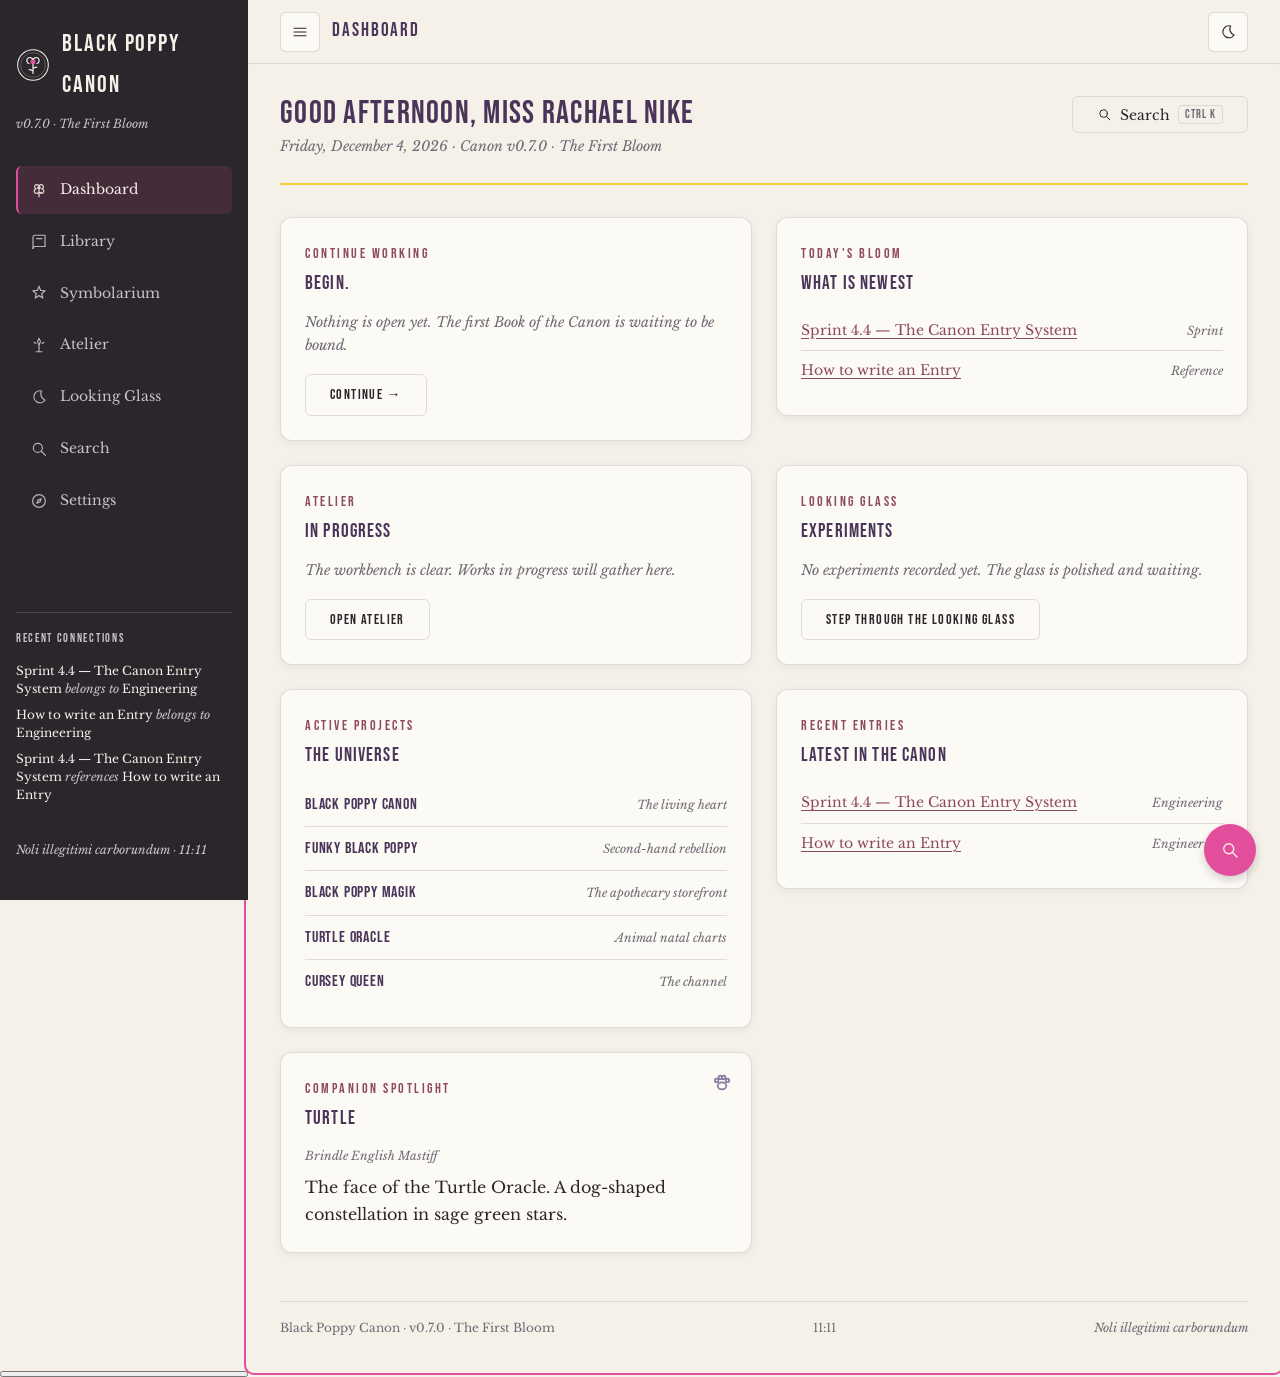
<file: index.html>
<!DOCTYPE html>
<html lang="en" data-theme="light">
<head>
  <meta charset="UTF-8">
  <meta name="viewport" content="width=device-width, initial-scale=1.0">
  <meta name="description" content="The Black Poppy Canon — a living collection of principles, symbols, systems, and stories of the Black Poppy Universe.">
  <meta name="theme-color" content="#F5F0E8">
  <title>Black Poppy Canon</title>

  <link rel="manifest" href="./manifest.webmanifest">
  <link rel="icon" href="./icon.svg" type="image/svg+xml">

  <link rel="preconnect" href="https://fonts.googleapis.com">
  <link rel="preconnect" href="https://fonts.gstatic.com" crossorigin>
  <link href="https://fonts.googleapis.com/css2?family=Bebas+Neue&family=Libre+Baskerville:ital,wght@0,400;0,700;1,400&display=swap" rel="stylesheet">

  <link rel="stylesheet" href="./src/styles/variables.css">
  <link rel="stylesheet" href="./src/styles/typography.css">
  <link rel="stylesheet" href="./src/styles/layout.css">
  <link rel="stylesheet" href="./src/styles/components.css">
  <link rel="stylesheet" href="./src/styles/entry.css">
  <link rel="stylesheet" href="./src/styles/relationship.css">
  <link rel="stylesheet" href="./src/styles/atelier.css">
  <link rel="stylesheet" href="./src/styles/print.css" media="print">

  <script>
    // Apply saved theme before first paint (no flash)
    try {
      const t = localStorage.getItem('bpc-theme');
      if (t) document.documentElement.dataset.theme = t;
    } catch (e) {}
  </script>
</head>
<body>
  <a class="skip-link" href="#main-content">Skip to content</a>

  <div id="app" class="app">
    <!-- Shell is rendered by src/app.js -->
    <noscript>
      <p style="padding:2rem;font-family:serif;">
        The Black Poppy Canon requires JavaScript. Please enable it to enter the Canon.
      </p>
    </noscript>
  </div>

  <script type="module" src="./src/main.js"></script>
</body>
</html>
</file>
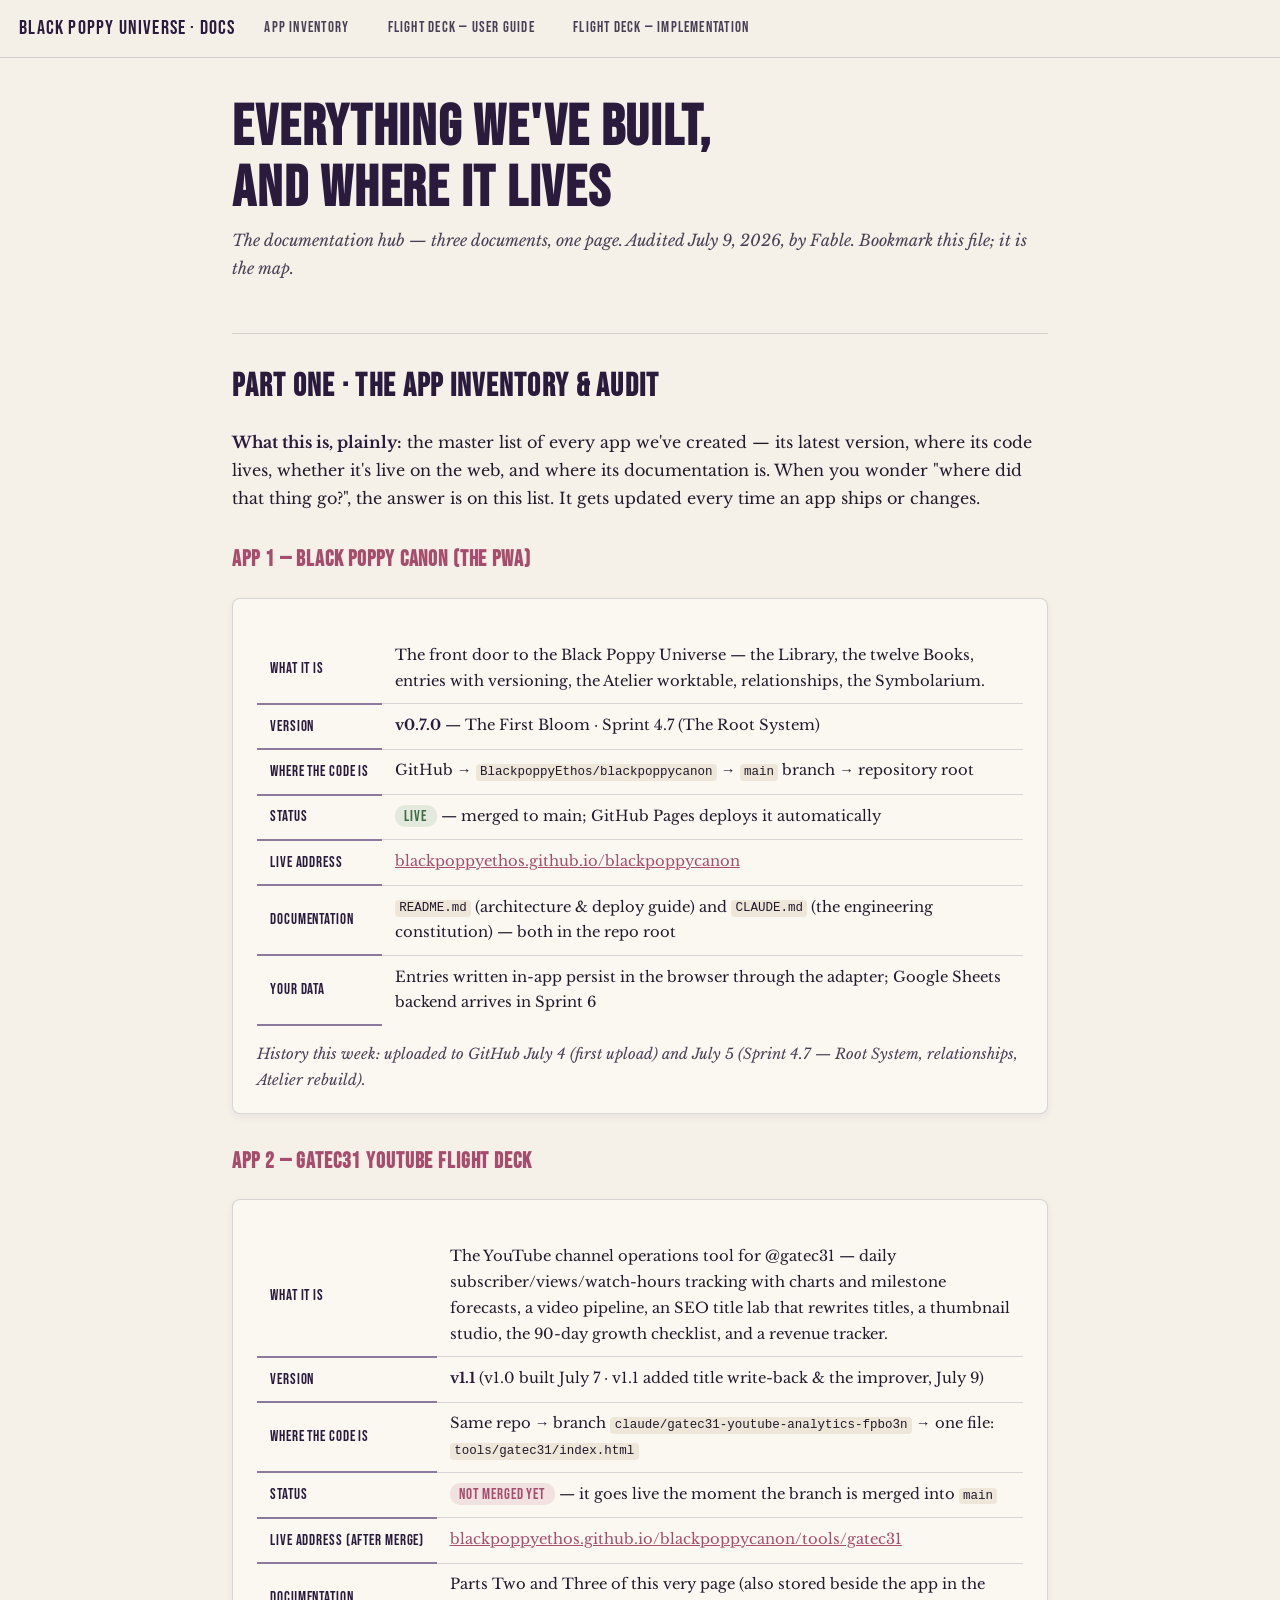
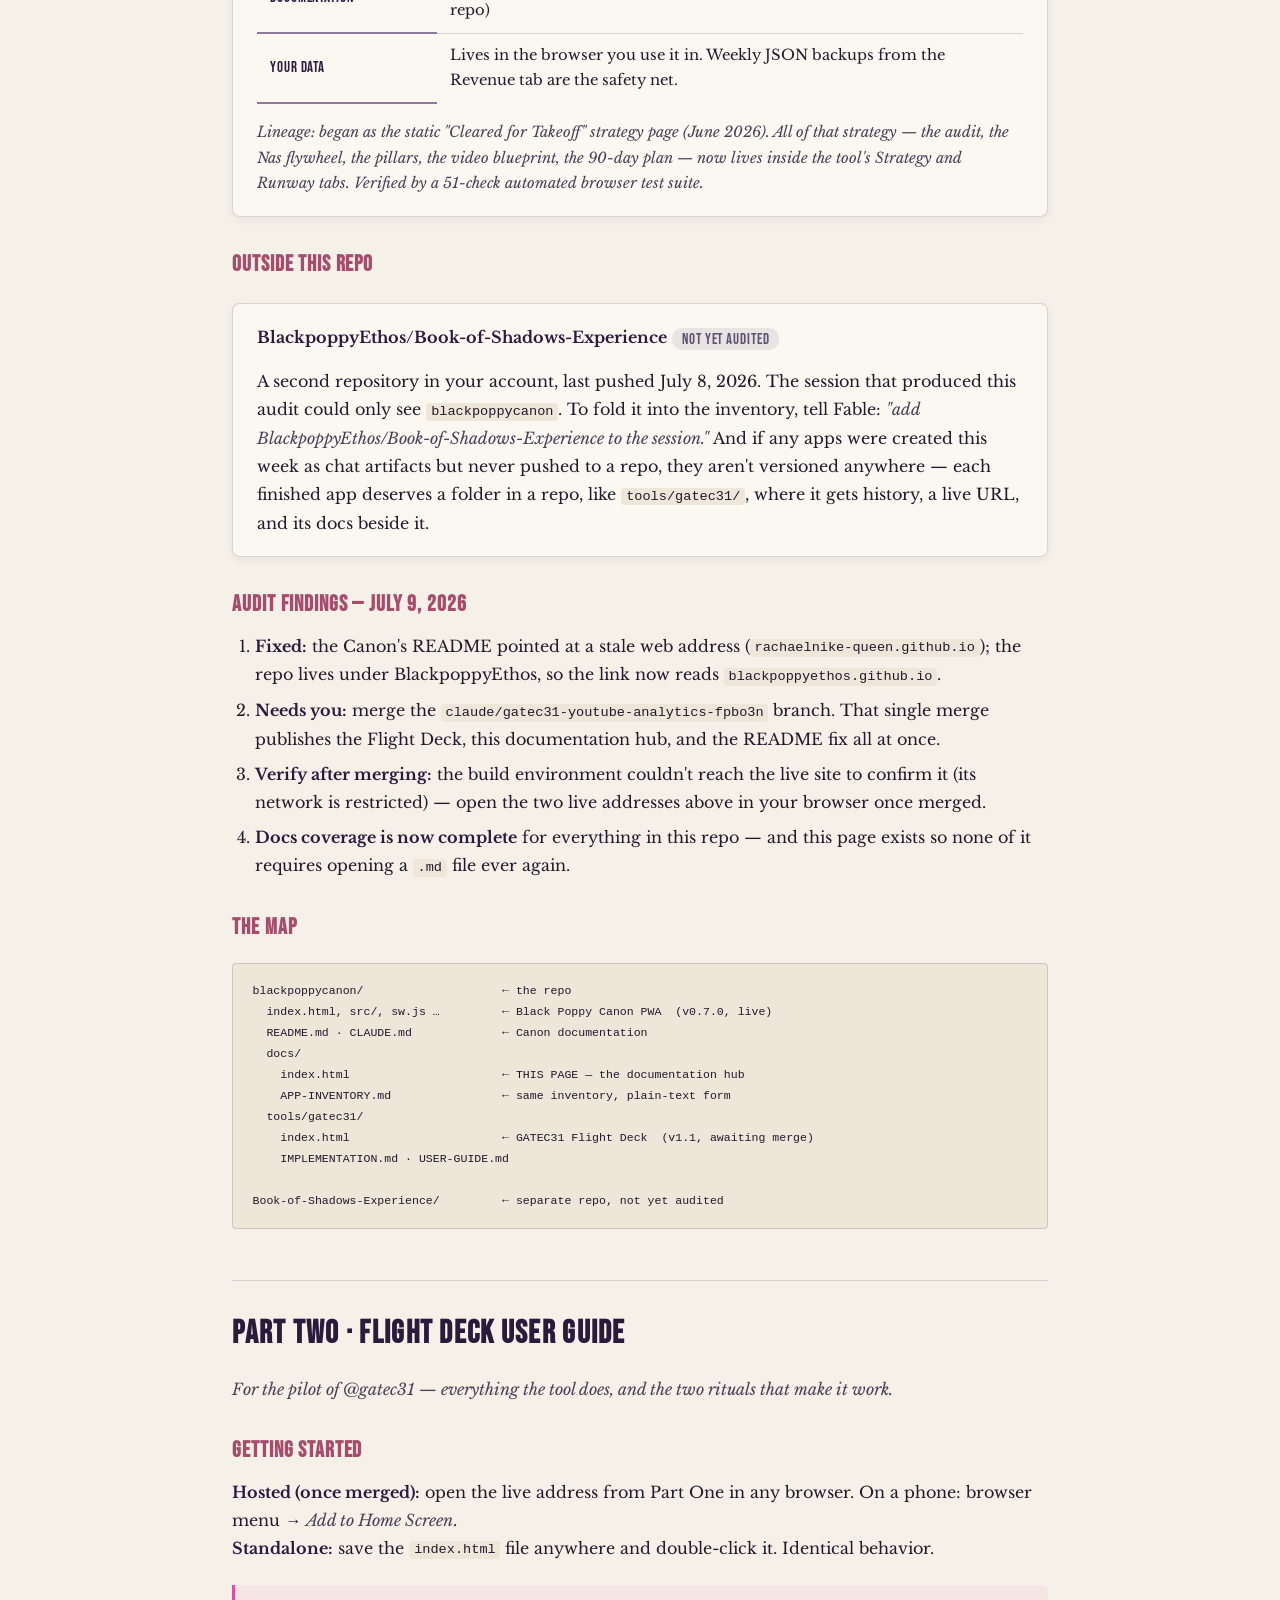
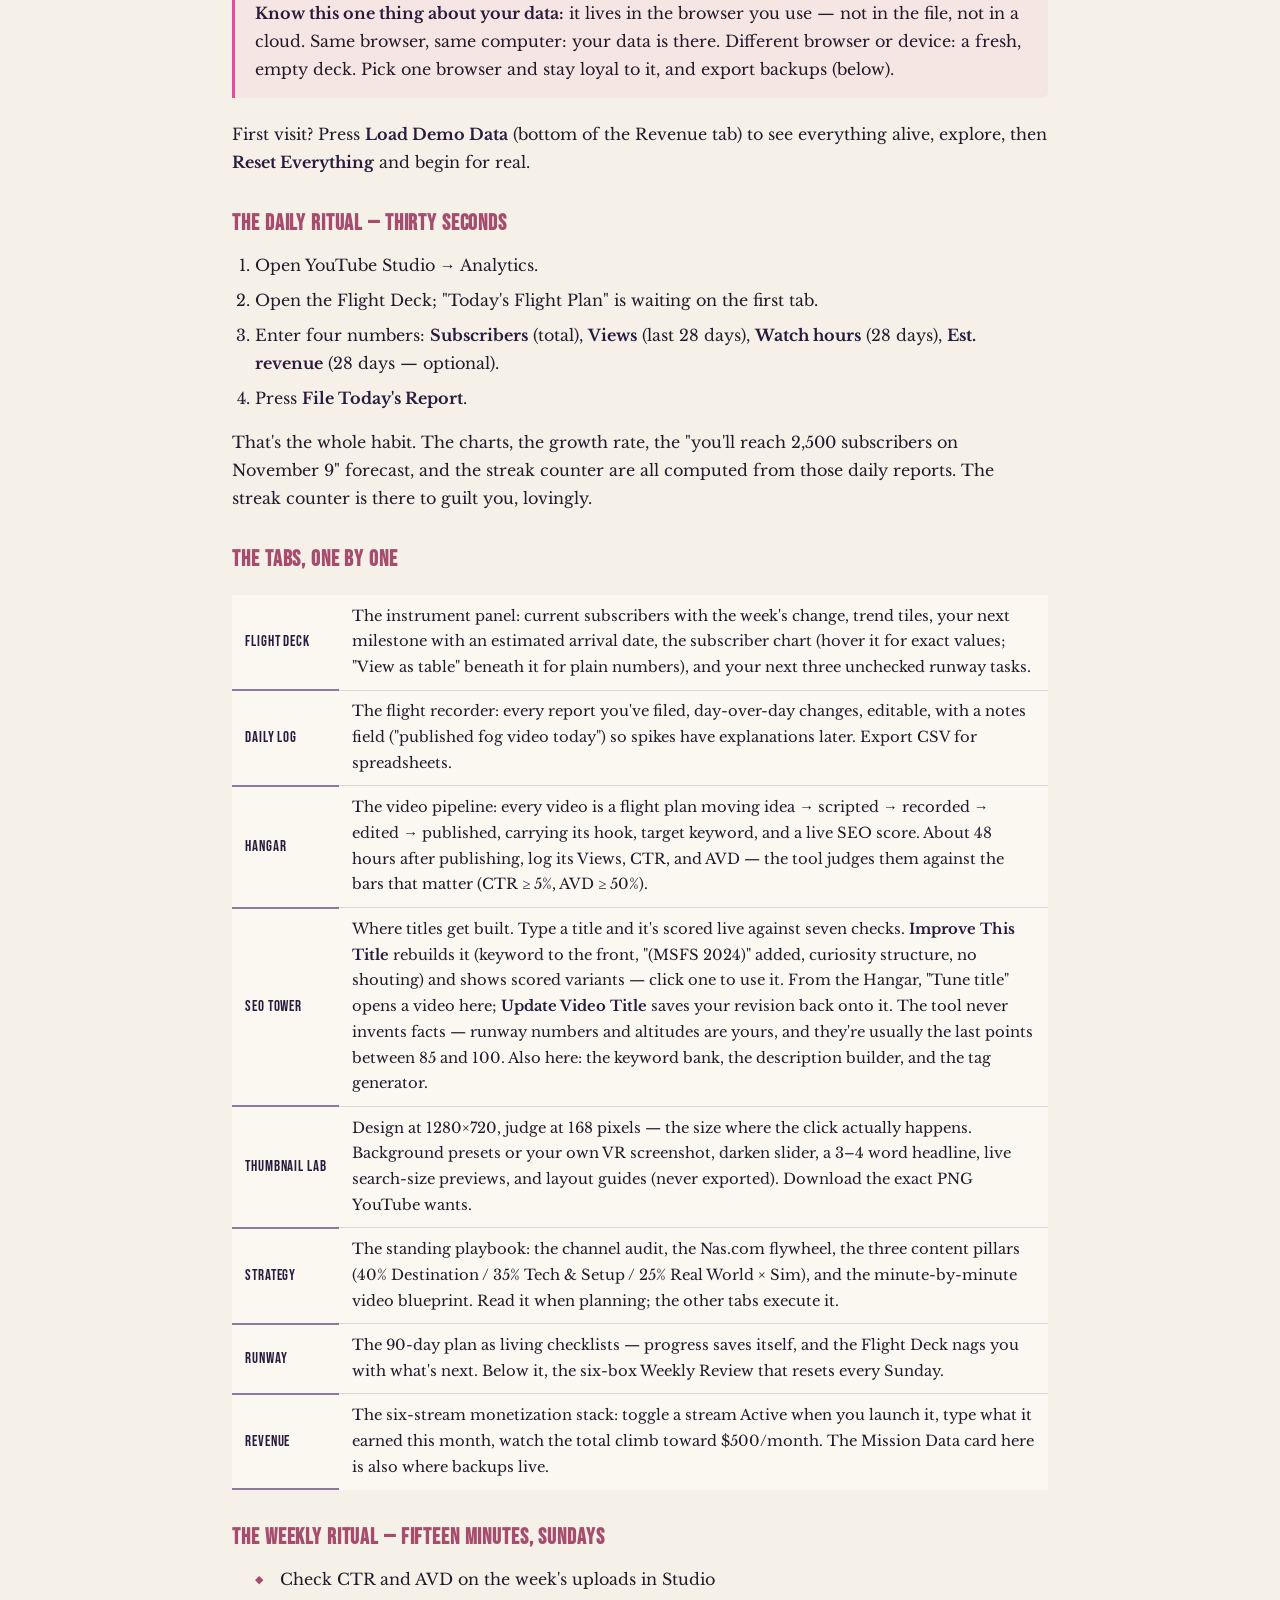
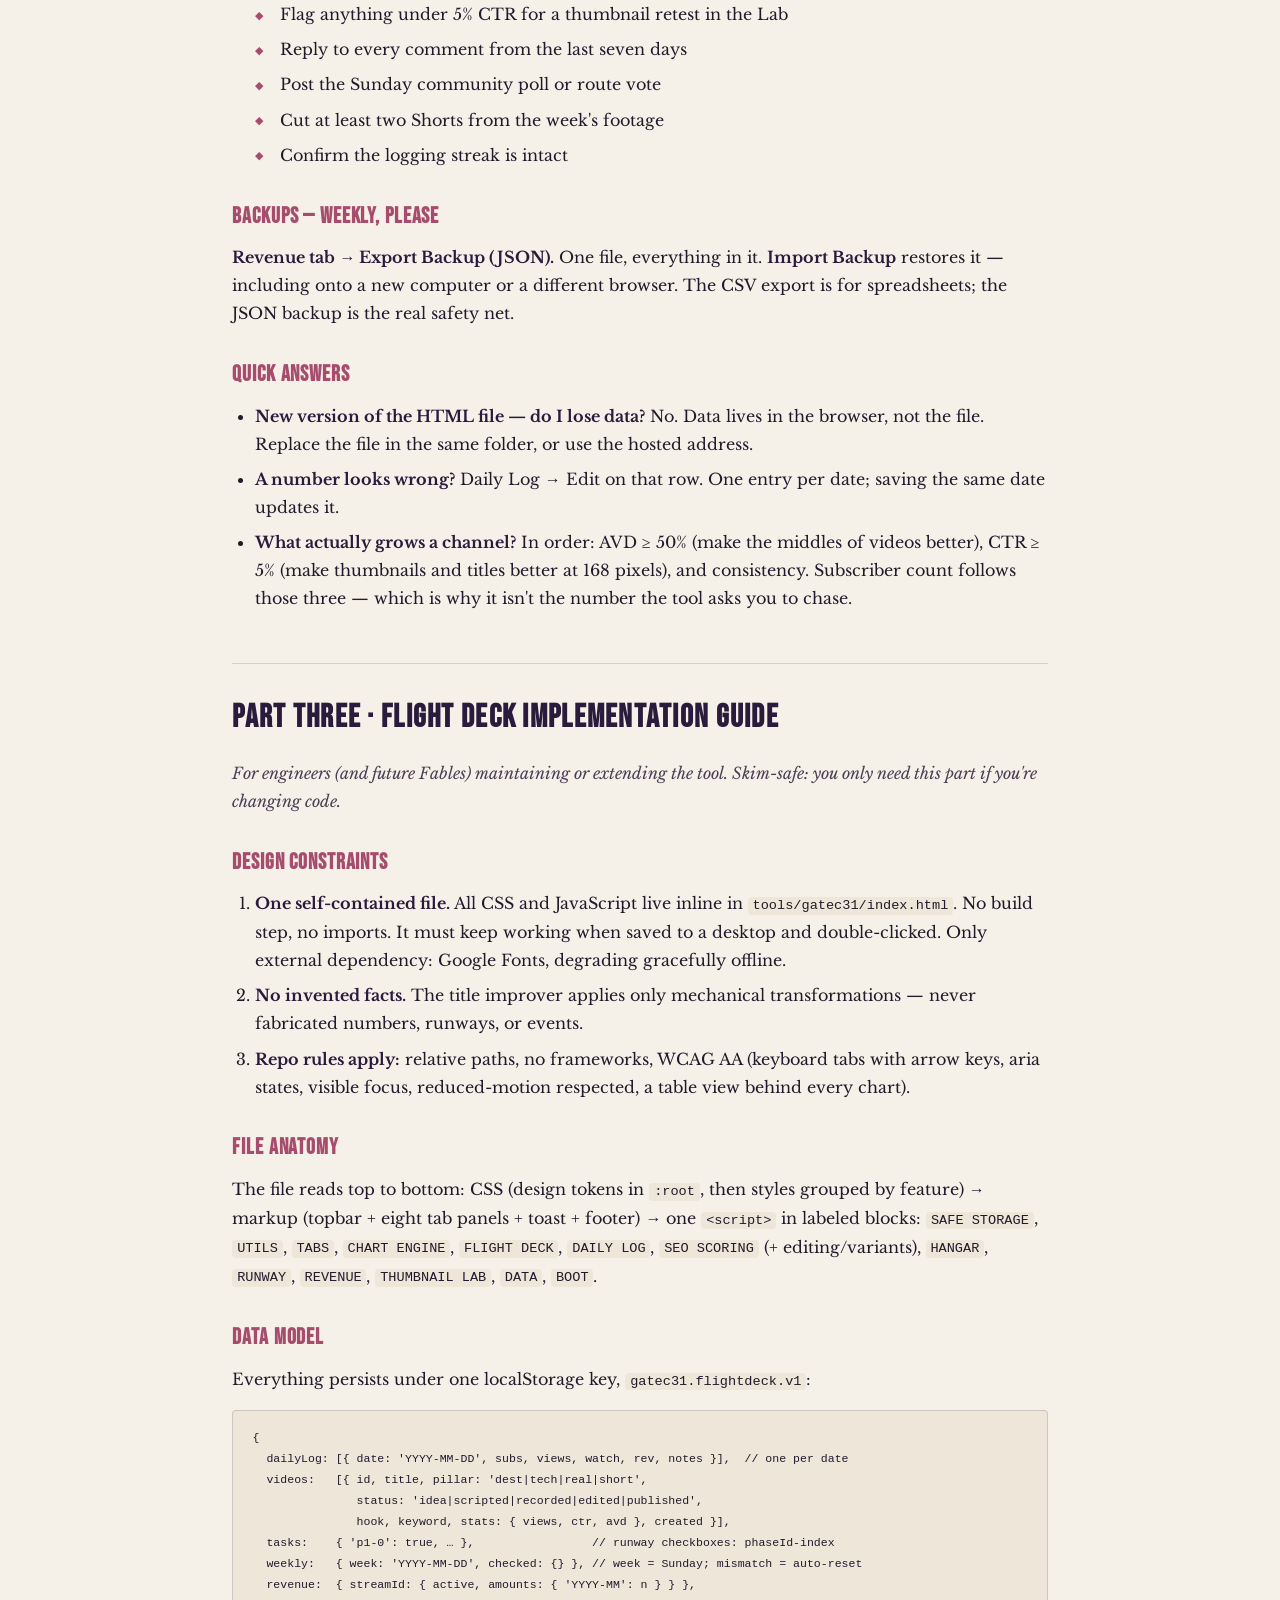
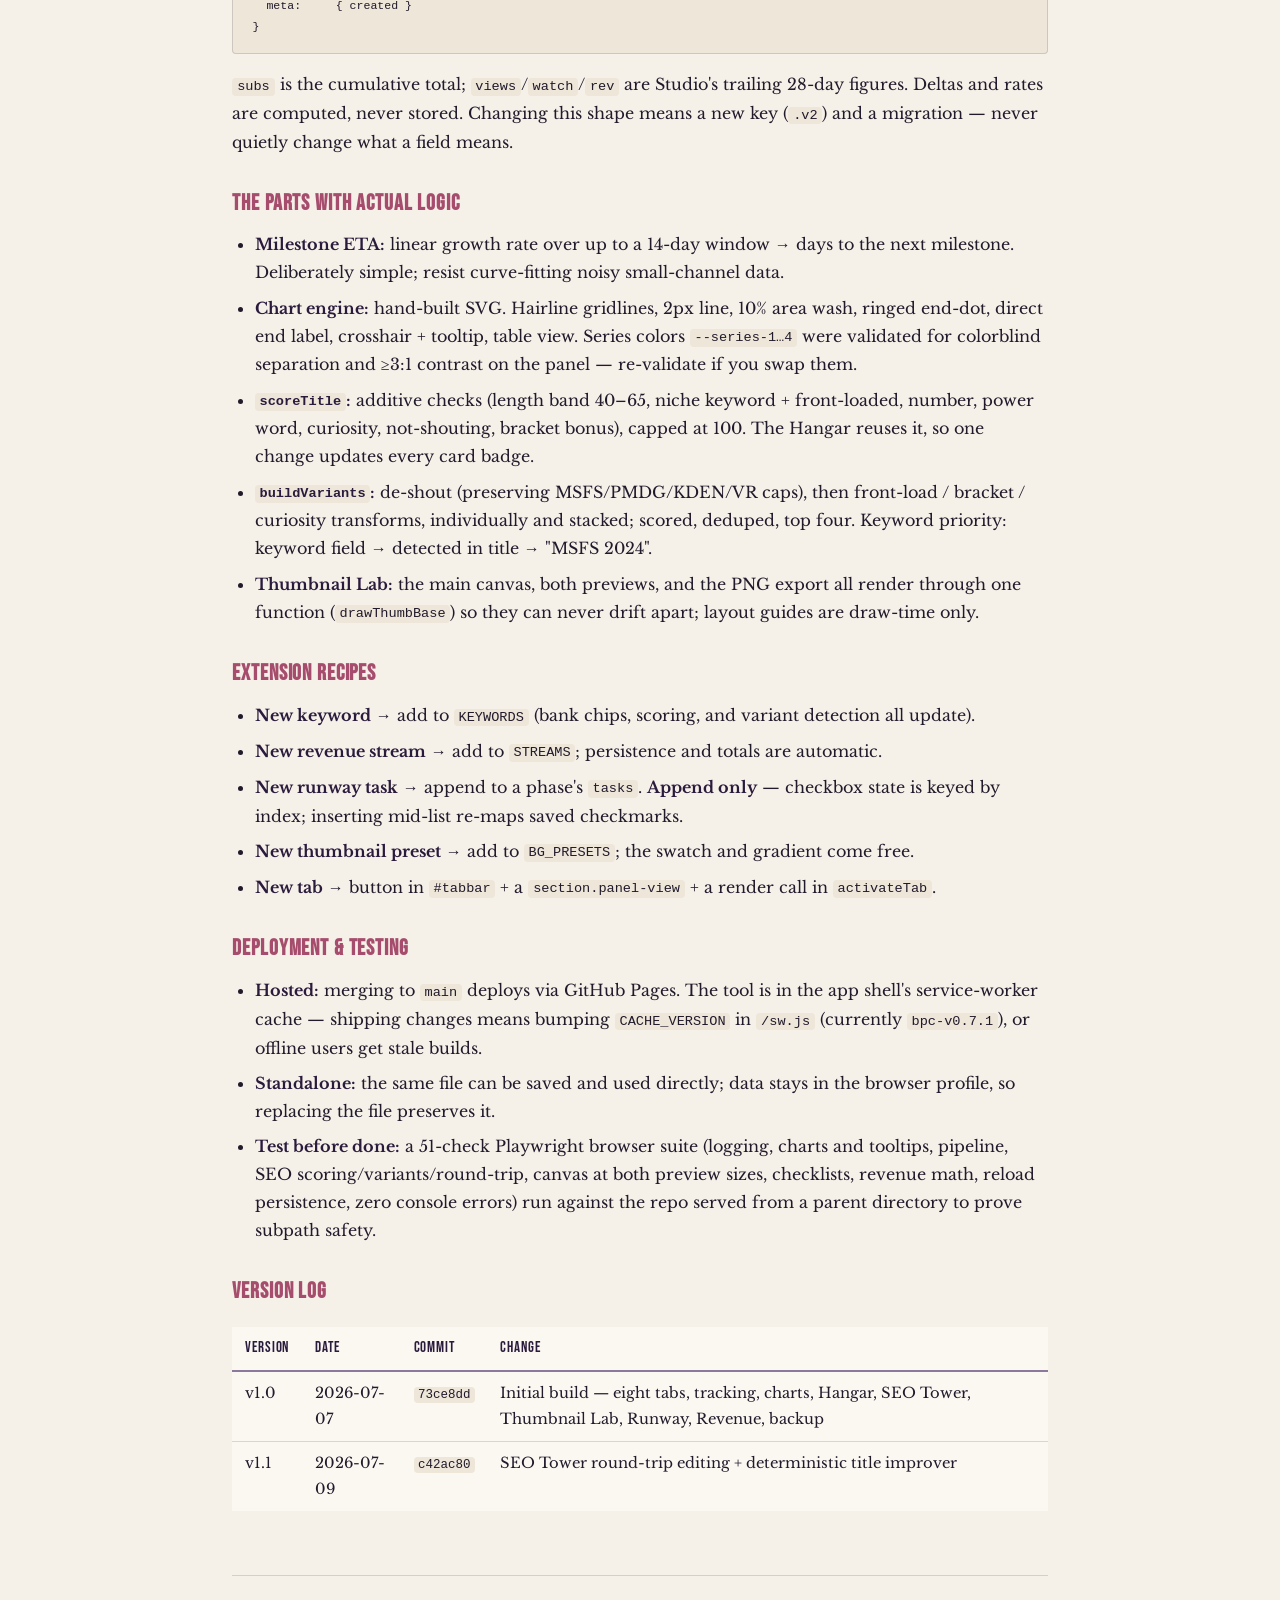
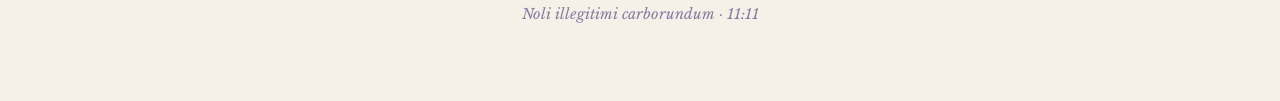
<file: docs/index.html>
<!DOCTYPE html>
<html lang="en">
<head>
<meta charset="UTF-8">
<meta name="viewport" content="width=device-width, initial-scale=1.0">
<meta name="description" content="Black Poppy Universe — documentation hub: the app inventory and audit, plus the GATEC31 Flight Deck implementation and user guides, in one readable page.">
<title>Black Poppy Universe — Documentation</title>
<link rel="icon" href="data:image/svg+xml,%3Csvg xmlns='http://www.w3.org/2000/svg' viewBox='0 0 32 32'%3E%3Crect width='32' height='32' rx='6' fill='%23F5F0E8'/%3E%3Ccircle cx='16' cy='16' r='8' fill='%232A1B3D'/%3E%3Ccircle cx='16' cy='16' r='3' fill='%23E24E9B'/%3E%3C/svg%3E">
<link rel="preconnect" href="https://fonts.googleapis.com">
<link rel="preconnect" href="https://fonts.gstatic.com" crossorigin>
<link href="https://fonts.googleapis.com/css2?family=Bebas+Neue&family=Libre+Baskerville:ital,wght@0,400;0,700;1,400&display=swap" rel="stylesheet">
<style>
  :root {
    --paper: #F5F0E8;
    --paper-deep: #EDE6D9;
    --ink: #211A2B;
    --ink-soft: #4A4055;
    --purple: #2A1B3D;
    --dusty: #8B7A9E;
    --rose: #A64D6D;
    --pink: #E24E9B;
    --silver: #B9B4BE;
    --line: rgba(42,27,61,0.16);
    --card: #FBF8F2;
  }
  * { margin: 0; padding: 0; box-sizing: border-box; }
  body {
    background: var(--paper);
    color: var(--ink);
    font-family: 'Libre Baskerville', Georgia, serif;
    font-size: 16px;
    line-height: 1.75;
  }
  .topnav {
    position: sticky; top: 0; z-index: 20;
    background: rgba(245,240,232,0.96);
    border-bottom: 1px solid var(--line);
    padding: 0.7rem 1.2rem;
    display: flex; align-items: center; gap: 1.2rem; flex-wrap: wrap;
  }
  .topnav .brand {
    font-family: 'Bebas Neue', sans-serif;
    font-size: 1.25rem; letter-spacing: 0.06em; color: var(--purple);
    white-space: nowrap;
  }
  .topnav a {
    font-family: 'Bebas Neue', sans-serif;
    font-size: 0.95rem; letter-spacing: 0.08em;
    color: var(--ink-soft); text-decoration: none;
    padding: 0.2rem 0.6rem; border-radius: 4px;
  }
  .topnav a:hover { color: var(--rose); background: var(--paper-deep); }
  main { max-width: 860px; margin: 0 auto; padding: 2.5rem 1.4rem 5rem; }

  h1 {
    font-family: 'Bebas Neue', sans-serif;
    font-size: clamp(2.4rem, 6vw, 3.6rem);
    letter-spacing: 0.03em; line-height: 1.05;
    color: var(--purple); margin-bottom: 0.4rem;
  }
  .subtitle { font-style: italic; color: var(--ink-soft); margin-bottom: 2.4rem; }
  h2 {
    font-family: 'Bebas Neue', sans-serif;
    font-size: 2rem; letter-spacing: 0.04em; color: var(--purple);
    margin: 3.2rem 0 0.8rem; padding-top: 1.6rem;
    border-top: 1px solid var(--line);
  }
  h3 {
    font-family: 'Bebas Neue', sans-serif;
    font-size: 1.35rem; letter-spacing: 0.04em; color: var(--rose);
    margin: 1.8rem 0 0.5rem;
  }
  h4 { font-size: 1rem; margin: 1.4rem 0 0.4rem; color: var(--purple); }
  p { margin-bottom: 0.9rem; }
  p, li { color: var(--ink); }
  em { color: var(--ink-soft); }
  strong { color: var(--purple); }
  ul, ol { padding-left: 1.4rem; margin-bottom: 1rem; }
  li { margin-bottom: 0.45rem; }
  a { color: var(--rose); }
  a:hover { color: var(--pink); }

  .doc-card {
    background: var(--card);
    border: 1px solid var(--line);
    border-radius: 8px;
    box-shadow: 0 3px 8px rgba(42,27,61,0.06);
    padding: 1.2rem 1.5rem;
    margin: 1.2rem 0;
  }
  .status { font-family: 'Bebas Neue', sans-serif; letter-spacing: 0.06em; font-size: 0.95rem; padding: 0.1rem 0.6rem; border-radius: 10px; white-space: nowrap; }
  .status.live { background: rgba(82,140,90,0.14); color: #3d6b45; }
  .status.waiting { background: rgba(166,77,109,0.13); color: var(--rose); }
  .status.unknown { background: rgba(139,122,158,0.16); color: #5d5170; }

  .table-scroll { overflow-x: auto; margin: 1rem 0; }
  table { border-collapse: collapse; width: 100%; background: var(--card); font-size: 0.92rem; }
  th {
    font-family: 'Bebas Neue', sans-serif; letter-spacing: 0.06em; font-weight: 400;
    text-align: left; color: var(--purple);
    border-bottom: 2px solid var(--dusty);
    padding: 0.55rem 0.8rem; white-space: nowrap;
  }
  td { border-bottom: 1px solid var(--line); padding: 0.55rem 0.8rem; vertical-align: top; }
  tr:last-child td { border-bottom: none; }

  code, pre {
    font-family: ui-monospace, 'Cascadia Code', Consolas, monospace;
    font-size: 0.85em;
    background: var(--paper-deep);
    border-radius: 4px;
  }
  code { padding: 0.1em 0.35em; }
  pre { padding: 1rem 1.2rem; overflow-x: auto; margin: 1rem 0; line-height: 1.55; border: 1px solid var(--line); }
  pre code { background: none; padding: 0; }

  .callout {
    background: rgba(226,78,155,0.06);
    border-left: 3px solid var(--pink);
    border-radius: 0 6px 6px 0;
    padding: 0.9rem 1.2rem; margin: 1.4rem 0;
  }
  .callout p:last-child { margin-bottom: 0; }
  .checklist li { list-style: none; position: relative; padding-left: 1.6rem; }
  .checklist li::before { content: '◆'; position: absolute; left: 0; color: var(--rose); font-size: 0.7rem; top: 0.35rem; }
  .footer {
    text-align: center; margin-top: 4rem; padding-top: 1.6rem;
    border-top: 1px solid var(--line);
    font-style: italic; color: var(--dusty); font-size: 0.9rem;
  }
  @media print {
    .topnav { display: none; }
    body { background: #fff; }
    h2 { break-before: page; }
  }
</style>
</head>
<body>

<nav class="topnav" aria-label="Document sections">
  <span class="brand">BLACK POPPY UNIVERSE · DOCS</span>
  <a href="#inventory">App Inventory</a>
  <a href="#userguide">Flight Deck — User Guide</a>
  <a href="#implementation">Flight Deck — Implementation</a>
</nav>

<main>
<h1>Everything We've Built,<br>and Where It Lives</h1>
<p class="subtitle">The documentation hub — three documents, one page. Audited July 9, 2026, by Fable. Bookmark this file; it is the map.</p>

<!-- ═══════════════════ APP INVENTORY ═══════════════════ -->
<h2 id="inventory">Part One · The App Inventory &amp; Audit</h2>
<p><strong>What this is, plainly:</strong> the master list of every app we've created — its latest version, where its code lives, whether it's live on the web, and where its documentation is. When you wonder "where did that thing go?", the answer is on this list. It gets updated every time an app ships or changes.</p>

<h3>App 1 — Black Poppy Canon (the PWA)</h3>
<div class="doc-card">
  <div class="table-scroll"><table>
    <tr><th>What it is</th><td>The front door to the Black Poppy Universe — the Library, the twelve Books, entries with versioning, the Atelier worktable, relationships, the Symbolarium.</td></tr>
    <tr><th>Version</th><td><strong>v0.7.0</strong> — The First Bloom · Sprint 4.7 (The Root System)</td></tr>
    <tr><th>Where the code is</th><td>GitHub → <code>BlackpoppyEthos/blackpoppycanon</code> → <code>main</code> branch → repository root</td></tr>
    <tr><th>Status</th><td><span class="status live">LIVE</span> — merged to main; GitHub Pages deploys it automatically</td></tr>
    <tr><th>Live address</th><td><a href="https://blackpoppyethos.github.io/blackpoppycanon/">blackpoppyethos.github.io/blackpoppycanon</a></td></tr>
    <tr><th>Documentation</th><td><code>README.md</code> (architecture &amp; deploy guide) and <code>CLAUDE.md</code> (the engineering constitution) — both in the repo root</td></tr>
    <tr><th>Your data</th><td>Entries written in-app persist in the browser through the adapter; Google Sheets backend arrives in Sprint 6</td></tr>
  </table></div>
  <p style="margin:0.6rem 0 0; font-size:0.92rem;"><em>History this week: uploaded to GitHub July 4 (first upload) and July 5 (Sprint 4.7 — Root System, relationships, Atelier rebuild).</em></p>
</div>

<h3>App 2 — GATEC31 YouTube Flight Deck</h3>
<div class="doc-card">
  <div class="table-scroll"><table>
    <tr><th>What it is</th><td>The YouTube channel operations tool for @gatec31 — daily subscriber/views/watch-hours tracking with charts and milestone forecasts, a video pipeline, an SEO title lab that rewrites titles, a thumbnail studio, the 90-day growth checklist, and a revenue tracker.</td></tr>
    <tr><th>Version</th><td><strong>v1.1</strong> (v1.0 built July 7 · v1.1 added title write-back &amp; the improver, July 9)</td></tr>
    <tr><th>Where the code is</th><td>Same repo → branch <code>claude/gatec31-youtube-analytics-fpbo3n</code> → one file: <code>tools/gatec31/index.html</code></td></tr>
    <tr><th>Status</th><td><span class="status waiting">NOT MERGED YET</span> — it goes live the moment the branch is merged into <code>main</code></td></tr>
    <tr><th>Live address (after merge)</th><td><a href="https://blackpoppyethos.github.io/blackpoppycanon/tools/gatec31/">blackpoppyethos.github.io/blackpoppycanon/tools/gatec31</a></td></tr>
    <tr><th>Documentation</th><td>Parts Two and Three of this very page (also stored beside the app in the repo)</td></tr>
    <tr><th>Your data</th><td>Lives in the browser you use it in. Weekly JSON backups from the Revenue tab are the safety net.</td></tr>
  </table></div>
  <p style="margin:0.6rem 0 0; font-size:0.92rem;"><em>Lineage: began as the static "Cleared for Takeoff" strategy page (June 2026). All of that strategy — the audit, the Nas flywheel, the pillars, the video blueprint, the 90-day plan — now lives inside the tool's Strategy and Runway tabs. Verified by a 51-check automated browser test suite.</em></p>
</div>

<h3>Outside this repo</h3>
<div class="doc-card">
  <p><strong>BlackpoppyEthos/Book-of-Shadows-Experience</strong> <span class="status unknown">NOT YET AUDITED</span></p>
  <p style="margin-bottom:0;">A second repository in your account, last pushed July 8, 2026. The session that produced this audit could only see <code>blackpoppycanon</code>. To fold it into the inventory, tell Fable: <em>"add BlackpoppyEthos/Book-of-Shadows-Experience to the session."</em> And if any apps were created this week as chat artifacts but never pushed to a repo, they aren't versioned anywhere — each finished app deserves a folder in a repo, like <code>tools/gatec31/</code>, where it gets history, a live URL, and its docs beside it.</p>
</div>

<h3>Audit findings — July 9, 2026</h3>
<ol>
  <li><strong>Fixed:</strong> the Canon's README pointed at a stale web address (<code>rachaelnike-queen.github.io</code>); the repo lives under BlackpoppyEthos, so the link now reads <code>blackpoppyethos.github.io</code>.</li>
  <li><strong>Needs you:</strong> merge the <code>claude/gatec31-youtube-analytics-fpbo3n</code> branch. That single merge publishes the Flight Deck, this documentation hub, and the README fix all at once.</li>
  <li><strong>Verify after merging:</strong> the build environment couldn't reach the live site to confirm it (its network is restricted) — open the two live addresses above in your browser once merged.</li>
  <li><strong>Docs coverage is now complete</strong> for everything in this repo — and this page exists so none of it requires opening a <code>.md</code> file ever again.</li>
</ol>

<h3>The map</h3>
<pre><code>blackpoppycanon/                    ← the repo
  index.html, src/, sw.js …         ← Black Poppy Canon PWA  (v0.7.0, live)
  README.md · CLAUDE.md             ← Canon documentation
  docs/
    index.html                      ← THIS PAGE — the documentation hub
    APP-INVENTORY.md                ← same inventory, plain-text form
  tools/gatec31/
    index.html                      ← GATEC31 Flight Deck  (v1.1, awaiting merge)
    IMPLEMENTATION.md · USER-GUIDE.md

Book-of-Shadows-Experience/         ← separate repo, not yet audited</code></pre>

<!-- ═══════════════════ USER GUIDE ═══════════════════ -->
<h2 id="userguide">Part Two · Flight Deck User Guide</h2>
<p><em>For the pilot of @gatec31 — everything the tool does, and the two rituals that make it work.</em></p>

<h3>Getting started</h3>
<p><strong>Hosted (once merged):</strong> open the live address from Part One in any browser. On a phone: browser menu → <em>Add to Home Screen</em>.<br>
<strong>Standalone:</strong> save the <code>index.html</code> file anywhere and double-click it. Identical behavior.</p>
<div class="callout"><p><strong>Know this one thing about your data:</strong> it lives in the browser you use — not in the file, not in a cloud. Same browser, same computer: your data is there. Different browser or device: a fresh, empty deck. Pick one browser and stay loyal to it, and export backups (below).</p></div>
<p>First visit? Press <strong>Load Demo Data</strong> (bottom of the Revenue tab) to see everything alive, explore, then <strong>Reset Everything</strong> and begin for real.</p>

<h3>The daily ritual — thirty seconds</h3>
<ol>
  <li>Open YouTube Studio → Analytics.</li>
  <li>Open the Flight Deck; "Today's Flight Plan" is waiting on the first tab.</li>
  <li>Enter four numbers: <strong>Subscribers</strong> (total), <strong>Views</strong> (last 28 days), <strong>Watch hours</strong> (28 days), <strong>Est. revenue</strong> (28 days — optional).</li>
  <li>Press <strong>File Today's Report</strong>.</li>
</ol>
<p>That's the whole habit. The charts, the growth rate, the "you'll reach 2,500 subscribers on November 9" forecast, and the streak counter are all computed from those daily reports. The streak counter is there to guilt you, lovingly.</p>

<h3>The tabs, one by one</h3>
<div class="table-scroll"><table>
  <tr><th>Flight Deck</th><td>The instrument panel: current subscribers with the week's change, trend tiles, your next milestone with an estimated arrival date, the subscriber chart (hover it for exact values; "View as table" beneath it for plain numbers), and your next three unchecked runway tasks.</td></tr>
  <tr><th>Daily Log</th><td>The flight recorder: every report you've filed, day-over-day changes, editable, with a notes field ("published fog video today") so spikes have explanations later. Export CSV for spreadsheets.</td></tr>
  <tr><th>Hangar</th><td>The video pipeline: every video is a flight plan moving idea → scripted → recorded → edited → published, carrying its hook, target keyword, and a live SEO score. About 48 hours after publishing, log its Views, CTR, and AVD — the tool judges them against the bars that matter (CTR ≥ 5%, AVD ≥ 50%).</td></tr>
  <tr><th>SEO Tower</th><td>Where titles get built. Type a title and it's scored live against seven checks. <strong>Improve This Title</strong> rebuilds it (keyword to the front, "(MSFS 2024)" added, curiosity structure, no shouting) and shows scored variants — click one to use it. From the Hangar, "Tune title" opens a video here; <strong>Update Video Title</strong> saves your revision back onto it. The tool never invents facts — runway numbers and altitudes are yours, and they're usually the last points between 85 and 100. Also here: the keyword bank, the description builder, and the tag generator.</td></tr>
  <tr><th>Thumbnail Lab</th><td>Design at 1280×720, judge at 168 pixels — the size where the click actually happens. Background presets or your own VR screenshot, darken slider, a 3–4 word headline, live search-size previews, and layout guides (never exported). Download the exact PNG YouTube wants.</td></tr>
  <tr><th>Strategy</th><td>The standing playbook: the channel audit, the Nas.com flywheel, the three content pillars (40% Destination / 35% Tech &amp; Setup / 25% Real World × Sim), and the minute-by-minute video blueprint. Read it when planning; the other tabs execute it.</td></tr>
  <tr><th>Runway</th><td>The 90-day plan as living checklists — progress saves itself, and the Flight Deck nags you with what's next. Below it, the six-box Weekly Review that resets every Sunday.</td></tr>
  <tr><th>Revenue</th><td>The six-stream monetization stack: toggle a stream Active when you launch it, type what it earned this month, watch the total climb toward $500/month. The Mission Data card here is also where backups live.</td></tr>
</table></div>

<h3>The weekly ritual — fifteen minutes, Sundays</h3>
<ul class="checklist">
  <li>Check CTR and AVD on the week's uploads in Studio</li>
  <li>Flag anything under 5% CTR for a thumbnail retest in the Lab</li>
  <li>Reply to every comment from the last seven days</li>
  <li>Post the Sunday community poll or route vote</li>
  <li>Cut at least two Shorts from the week's footage</li>
  <li>Confirm the logging streak is intact</li>
</ul>

<h3>Backups — weekly, please</h3>
<p><strong>Revenue tab → Export Backup (JSON).</strong> One file, everything in it. <strong>Import Backup</strong> restores it — including onto a new computer or a different browser. The CSV export is for spreadsheets; the JSON backup is the real safety net.</p>

<h3>Quick answers</h3>
<ul>
  <li><strong>New version of the HTML file — do I lose data?</strong> No. Data lives in the browser, not the file. Replace the file in the same folder, or use the hosted address.</li>
  <li><strong>A number looks wrong?</strong> Daily Log → Edit on that row. One entry per date; saving the same date updates it.</li>
  <li><strong>What actually grows a channel?</strong> In order: AVD ≥ 50% (make the middles of videos better), CTR ≥ 5% (make thumbnails and titles better at 168 pixels), and consistency. Subscriber count follows those three — which is why it isn't the number the tool asks you to chase.</li>
</ul>

<!-- ═══════════════════ IMPLEMENTATION ═══════════════════ -->
<h2 id="implementation">Part Three · Flight Deck Implementation Guide</h2>
<p><em>For engineers (and future Fables) maintaining or extending the tool. Skim-safe: you only need this part if you're changing code.</em></p>

<h3>Design constraints</h3>
<ol>
  <li><strong>One self-contained file.</strong> All CSS and JavaScript live inline in <code>tools/gatec31/index.html</code>. No build step, no imports. It must keep working when saved to a desktop and double-clicked. Only external dependency: Google Fonts, degrading gracefully offline.</li>
  <li><strong>No invented facts.</strong> The title improver applies only mechanical transformations — never fabricated numbers, runways, or events.</li>
  <li><strong>Repo rules apply:</strong> relative paths, no frameworks, WCAG AA (keyboard tabs with arrow keys, aria states, visible focus, reduced-motion respected, a table view behind every chart).</li>
</ol>

<h3>File anatomy</h3>
<p>The file reads top to bottom: CSS (design tokens in <code>:root</code>, then styles grouped by feature) → markup (topbar + eight tab panels + toast + footer) → one <code>&lt;script&gt;</code> in labeled blocks: <code>SAFE STORAGE</code>, <code>UTILS</code>, <code>TABS</code>, <code>CHART ENGINE</code>, <code>FLIGHT DECK</code>, <code>DAILY LOG</code>, <code>SEO SCORING</code> (+ editing/variants), <code>HANGAR</code>, <code>RUNWAY</code>, <code>REVENUE</code>, <code>THUMBNAIL LAB</code>, <code>DATA</code>, <code>BOOT</code>.</p>

<h3>Data model</h3>
<p>Everything persists under one localStorage key, <code>gatec31.flightdeck.v1</code>:</p>
<pre><code>{
  dailyLog: [{ date: 'YYYY-MM-DD', subs, views, watch, rev, notes }],  // one per date
  videos:   [{ id, title, pillar: 'dest|tech|real|short',
               status: 'idea|scripted|recorded|edited|published',
               hook, keyword, stats: { views, ctr, avd }, created }],
  tasks:    { 'p1-0': true, … },                 // runway checkboxes: phaseId-index
  weekly:   { week: 'YYYY-MM-DD', checked: {} }, // week = Sunday; mismatch = auto-reset
  revenue:  { streamId: { active, amounts: { 'YYYY-MM': n } } },
  meta:     { created }
}</code></pre>
<p><code>subs</code> is the cumulative total; <code>views</code>/<code>watch</code>/<code>rev</code> are Studio's trailing 28-day figures. Deltas and rates are computed, never stored. Changing this shape means a new key (<code>.v2</code>) and a migration — never quietly change what a field means.</p>

<h3>The parts with actual logic</h3>
<ul>
  <li><strong>Milestone ETA:</strong> linear growth rate over up to a 14-day window → days to the next milestone. Deliberately simple; resist curve-fitting noisy small-channel data.</li>
  <li><strong>Chart engine:</strong> hand-built SVG. Hairline gridlines, 2px line, 10% area wash, ringed end-dot, direct end label, crosshair + tooltip, table view. Series colors <code>--series-1…4</code> were validated for colorblind separation and ≥3:1 contrast on the panel — re-validate if you swap them.</li>
  <li><strong><code>scoreTitle</code>:</strong> additive checks (length band 40–65, niche keyword + front-loaded, number, power word, curiosity, not-shouting, bracket bonus), capped at 100. The Hangar reuses it, so one change updates every card badge.</li>
  <li><strong><code>buildVariants</code>:</strong> de-shout (preserving MSFS/PMDG/KDEN/VR caps), then front-load / bracket / curiosity transforms, individually and stacked; scored, deduped, top four. Keyword priority: keyword field → detected in title → "MSFS 2024".</li>
  <li><strong>Thumbnail Lab:</strong> the main canvas, both previews, and the PNG export all render through one function (<code>drawThumbBase</code>) so they can never drift apart; layout guides are draw-time only.</li>
</ul>

<h3>Extension recipes</h3>
<ul>
  <li><strong>New keyword</strong> → add to <code>KEYWORDS</code> (bank chips, scoring, and variant detection all update).</li>
  <li><strong>New revenue stream</strong> → add to <code>STREAMS</code>; persistence and totals are automatic.</li>
  <li><strong>New runway task</strong> → append to a phase's <code>tasks</code>. <strong>Append only</strong> — checkbox state is keyed by index; inserting mid-list re-maps saved checkmarks.</li>
  <li><strong>New thumbnail preset</strong> → add to <code>BG_PRESETS</code>; the swatch and gradient come free.</li>
  <li><strong>New tab</strong> → button in <code>#tabbar</code> + a <code>section.panel-view</code> + a render call in <code>activateTab</code>.</li>
</ul>

<h3>Deployment &amp; testing</h3>
<ul>
  <li><strong>Hosted:</strong> merging to <code>main</code> deploys via GitHub Pages. The tool is in the app shell's service-worker cache — shipping changes means bumping <code>CACHE_VERSION</code> in <code>/sw.js</code> (currently <code>bpc-v0.7.1</code>), or offline users get stale builds.</li>
  <li><strong>Standalone:</strong> the same file can be saved and used directly; data stays in the browser profile, so replacing the file preserves it.</li>
  <li><strong>Test before done:</strong> a 51-check Playwright browser suite (logging, charts and tooltips, pipeline, SEO scoring/variants/round-trip, canvas at both preview sizes, checklists, revenue math, reload persistence, zero console errors) run against the repo served from a parent directory to prove subpath safety.</li>
</ul>

<h3>Version log</h3>
<div class="table-scroll"><table>
  <tr><th>Version</th><th>Date</th><th>Commit</th><th>Change</th></tr>
  <tr><td>v1.0</td><td>2026-07-07</td><td><code>73ce8dd</code></td><td>Initial build — eight tabs, tracking, charts, Hangar, SEO Tower, Thumbnail Lab, Runway, Revenue, backup</td></tr>
  <tr><td>v1.1</td><td>2026-07-09</td><td><code>c42ac80</code></td><td>SEO Tower round-trip editing + deterministic title improver</td></tr>
</table></div>

<p class="footer">Noli illegitimi carborundum · 11:11</p>
</main>
</body>
</html>
</file>
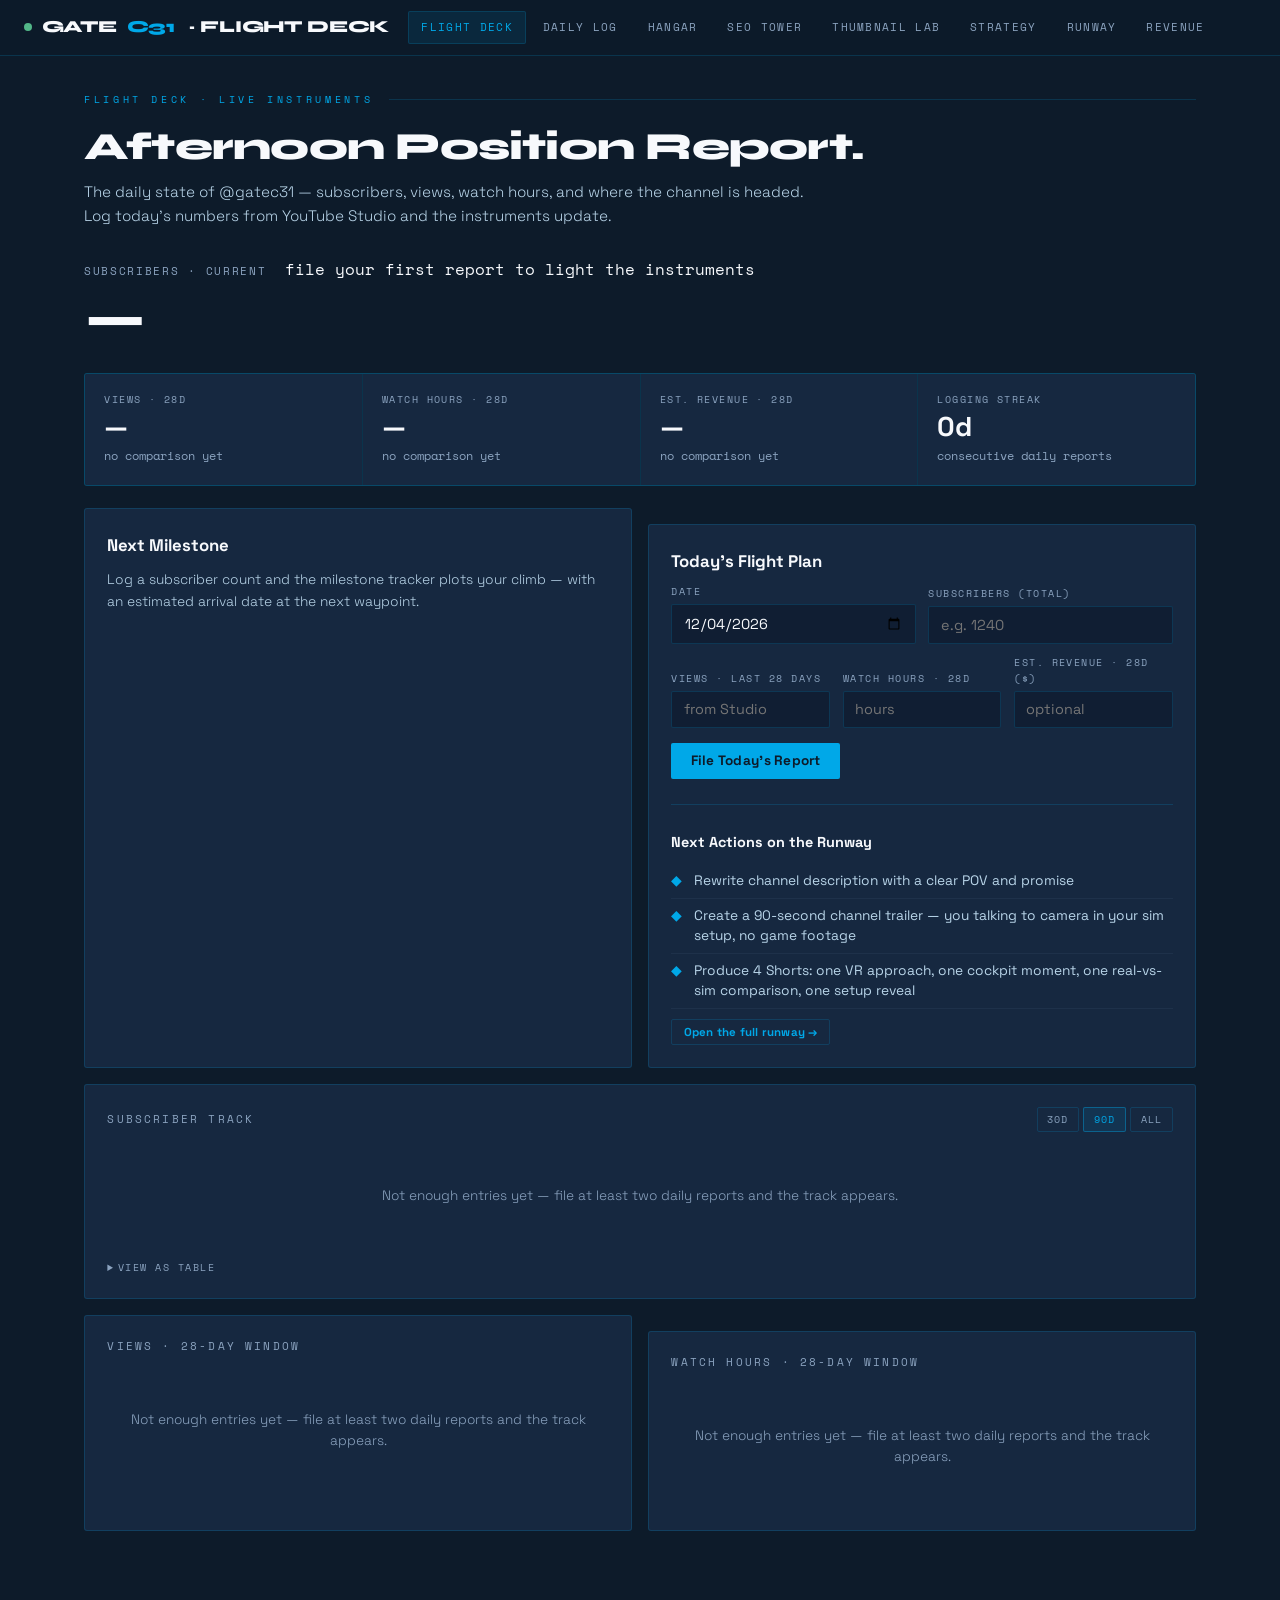
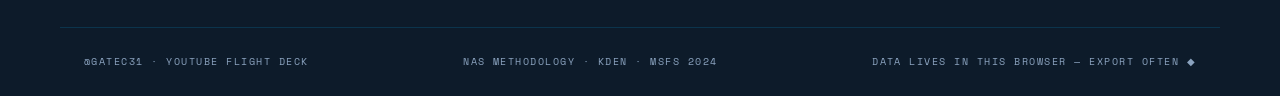
<file: tools/gatec31/index.html>
<!DOCTYPE html>
<html lang="en">
<head>
<meta charset="UTF-8">
<meta name="viewport" content="width=device-width, initial-scale=1.0">
<meta name="description" content="GATEC31 Flight Deck — a YouTube channel operations tool: daily analytics tracking, milestone projections, video pipeline, SEO title lab, thumbnail studio, 90-day growth runway, and revenue tracker for the @gatec31 aviation channel.">
<meta name="theme-color" content="#0D1B2A">
<title>GATEC31 — YouTube Flight Deck</title>
<link rel="icon" href="data:image/svg+xml,%3Csvg xmlns='http://www.w3.org/2000/svg' viewBox='0 0 32 32'%3E%3Crect width='32' height='32' rx='4' fill='%230D1B2A'/%3E%3Cpath d='M16 6l9 14h-6l-3-5-3 5H7z' fill='%2300A8E8'/%3E%3Ccircle cx='16' cy='25' r='2' fill='%23F4A261'/%3E%3C/svg%3E">
<link rel="preconnect" href="https://fonts.googleapis.com">
<link rel="preconnect" href="https://fonts.gstatic.com" crossorigin>
<link href="https://fonts.googleapis.com/css2?family=Space+Grotesk:wght@300;400;500;700&family=Space+Mono:wght@400;700&family=Syne:wght@400;700;800&display=swap" rel="stylesheet">
<style>
  :root {
    --sky: #E8F4FD;
    --horizon: #B8D4E8;
    --cockpit: #0D1B2A;
    --instrument: #112233;
    --altimeter: #1C3A5E;
    --radar: #00A8E8;
    --amber: #F4A261;
    --green-light: #52B788;
    --warning: #E63946;
    --white: #F7F9FC;
    --muted: #8BA3BF;
    --panel: #162840;
    --panel-deep: #101E33;
    --divider: rgba(0,168,232,0.18);
    /* Chart series — validated for CVD separation + ≥3:1 contrast on --panel */
    --series-1: #0089C2;
    --series-2: #2E9E68;
    --series-3: #C67C2B;
    --series-4: #C4457F;
    --grid-hairline: rgba(139,163,191,0.16);
    --axis-ink: rgba(139,163,191,0.45);
  }

  * { margin: 0; padding: 0; box-sizing: border-box; }

  html { scroll-behavior: smooth; }
  @media (prefers-reduced-motion: reduce) {
    html { scroll-behavior: auto; }
    *, *::before, *::after { animation-duration: 0.01ms !important; animation-iteration-count: 1 !important; transition-duration: 0.01ms !important; }
  }

  body {
    background: var(--cockpit);
    color: var(--white);
    font-family: 'Space Grotesk', sans-serif;
    line-height: 1.6;
    overflow-x: hidden;
  }

  button { font-family: inherit; cursor: pointer; }
  input, select, textarea { font-family: inherit; }

  :focus-visible {
    outline: 2px solid var(--radar);
    outline-offset: 2px;
    border-radius: 2px;
  }

  .skip-link {
    position: absolute; left: -9999px; top: 0;
    background: var(--radar); color: var(--cockpit);
    padding: 0.5rem 1rem; z-index: 100; font-weight: 700;
  }
  .skip-link:focus { left: 0; }

  /* ── TOP BAR ── */
  .topbar {
    position: sticky; top: 0; z-index: 50;
    background: rgba(13,27,42,0.94);
    backdrop-filter: blur(8px);
    border-bottom: 1px solid var(--divider);
    padding: 0.7rem 1.5rem;
    display: flex; align-items: center; gap: 1.2rem; flex-wrap: wrap;
  }

  .topbar-brand {
    font-family: 'Syne', sans-serif;
    font-weight: 800; font-size: 1.05rem; letter-spacing: -0.01em;
    display: flex; align-items: center; gap: 0.6rem; white-space: nowrap;
  }
  .topbar-brand span { color: var(--radar); }

  .dot {
    width: 8px; height: 8px; border-radius: 50%;
    background: var(--green-light);
    animation: pulse 2s ease-in-out infinite;
    flex-shrink: 0;
  }
  @keyframes pulse {
    0%, 100% { opacity: 1; transform: scale(1); }
    50% { opacity: 0.5; transform: scale(0.8); }
  }

  .tabs {
    display: flex; gap: 0.25rem; flex-wrap: wrap;
    list-style: none;
  }
  .tab-btn {
    background: transparent; border: 1px solid transparent;
    color: var(--muted);
    font-family: 'Space Mono', monospace;
    font-size: 0.68rem; letter-spacing: 0.12em; text-transform: uppercase;
    padding: 0.45rem 0.75rem; border-radius: 2px;
    transition: color 0.15s, background 0.15s;
  }
  .tab-btn:hover { color: var(--white); background: rgba(0,168,232,0.08); }
  .tab-btn[aria-selected="true"] {
    color: var(--radar);
    background: rgba(0,168,232,0.10);
    border-color: var(--divider);
  }

  .topbar-sub {
    margin-left: auto;
    font-family: 'Space Mono', monospace;
    font-size: 0.68rem; color: var(--muted); letter-spacing: 0.08em;
    display: flex; align-items: center; gap: 0.5rem;
  }
  .topbar-sub strong { color: var(--green-light); font-size: 0.85rem; }

  /* ── LAYOUT ── */
  main { max-width: 1160px; margin: 0 auto; padding: 0 1.5rem 4rem; }

  .panel-view { display: none; padding-top: 2.2rem; }
  .panel-view.active { display: block; }

  .section-label {
    font-family: 'Space Mono', monospace;
    font-size: 0.65rem; letter-spacing: 0.35em;
    color: var(--radar); text-transform: uppercase;
    margin-bottom: 1.2rem;
    display: flex; align-items: center; gap: 1rem;
  }
  .section-label::after { content: ''; flex: 1; height: 1px; background: var(--divider); }

  h2 {
    font-family: 'Syne', sans-serif;
    font-size: clamp(1.6rem, 3.5vw, 2.4rem);
    font-weight: 800; line-height: 1.05;
    margin-bottom: 0.8rem; letter-spacing: -0.02em;
  }
  h3 { font-size: 1.05rem; font-weight: 700; margin-bottom: 0.6rem; }

  p { color: var(--horizon); font-size: 0.95rem; font-weight: 300; max-width: 720px; }

  .lede { margin-bottom: 1.8rem; }

  /* ── CARDS / GRIDS ── */
  .card {
    background: var(--panel);
    border: 1px solid var(--divider);
    border-radius: 3px;
    padding: 1.4rem;
  }
  .card + .card { margin-top: 1rem; }

  .grid-2 { display: grid; grid-template-columns: 1fr 1fr; gap: 1rem; }
  .grid-3 { display: grid; grid-template-columns: repeat(3, 1fr); gap: 1rem; }
  @media (max-width: 860px) { .grid-2, .grid-3 { grid-template-columns: 1fr; } }

  /* ── STAT TILES ── */
  .stat-row {
    display: grid;
    grid-template-columns: repeat(auto-fit, minmax(150px, 1fr));
    gap: 1px; background: var(--divider);
    border: 1px solid var(--divider); border-radius: 3px;
    overflow: hidden;
    margin-bottom: 1.4rem;
  }
  .stat-tile { background: var(--panel); padding: 1.1rem 1.2rem; }
  .stat-label {
    font-family: 'Space Mono', monospace;
    font-size: 0.6rem; letter-spacing: 0.15em; text-transform: uppercase;
    color: var(--muted); margin-bottom: 0.3rem;
  }
  .stat-value { font-size: 1.7rem; font-weight: 700; line-height: 1.1; color: var(--white); }
  .stat-delta { font-size: 0.75rem; font-family: 'Space Mono', monospace; margin-top: 0.2rem; color: var(--muted); }
  .stat-delta.up { color: var(--green-light); }
  .stat-delta.down { color: var(--warning); }
  .stat-tile svg { display: block; margin-top: 0.5rem; width: 100%; height: 28px; }

  /* ── HERO NUMBER ── */
  .hero-stat {
    display: flex; align-items: baseline; gap: 1.2rem; flex-wrap: wrap;
    margin-bottom: 1.4rem;
  }
  .hero-figure { font-size: clamp(3rem, 7vw, 4.4rem); font-weight: 700; line-height: 1; letter-spacing: -0.02em; }
  .hero-caption { color: var(--muted); font-family: 'Space Mono', monospace; font-size: 0.7rem; letter-spacing: 0.15em; text-transform: uppercase; }
  .hero-delta { font-size: 1rem; font-family: 'Space Mono', monospace; }
  .hero-delta.up { color: var(--green-light); }
  .hero-delta.down { color: var(--warning); }

  /* ── MILESTONE METER ── */
  .meter-block { margin: 0.9rem 0; }
  .meter-head {
    display: flex; justify-content: space-between; align-items: baseline;
    font-family: 'Space Mono', monospace; font-size: 0.68rem;
    letter-spacing: 0.1em; color: var(--muted); text-transform: uppercase;
    margin-bottom: 0.35rem; gap: 1rem;
  }
  .meter-head b { color: var(--white); }
  .meter-track {
    height: 10px; border-radius: 5px;
    background: rgba(0,137,194,0.18);
    overflow: hidden;
  }
  .meter-fill {
    height: 100%; border-radius: 5px;
    background: var(--series-1);
    transition: width 0.4s ease;
  }
  .meter-fill.green { background: var(--series-2); }
  .meter-fill.amber { background: var(--series-3); }
  .meter-eta { font-size: 0.75rem; color: var(--muted); margin-top: 0.3rem; font-family: 'Space Mono', monospace; }
  .meter-eta strong { color: var(--radar); }

  /* ── FORMS ── */
  .field { display: flex; flex-direction: column; gap: 0.25rem; }
  .field label {
    font-family: 'Space Mono', monospace; font-size: 0.62rem;
    letter-spacing: 0.15em; text-transform: uppercase; color: var(--muted);
  }
  .field input, .field select, .field textarea {
    background: var(--panel-deep);
    border: 1px solid var(--divider); border-radius: 2px;
    color: var(--white); font-size: 0.9rem;
    padding: 0.55rem 0.7rem;
  }
  .field input:focus, .field select:focus, .field textarea:focus {
    outline: 2px solid var(--radar); outline-offset: -1px;
  }
  .field textarea { resize: vertical; min-height: 60px; }
  .form-row { display: flex; gap: 0.8rem; flex-wrap: wrap; align-items: flex-end; }
  .form-row .field { flex: 1; min-width: 120px; }

  .btn {
    background: var(--radar); color: var(--cockpit);
    border: none; border-radius: 2px;
    font-weight: 700; font-size: 0.85rem;
    padding: 0.6rem 1.2rem;
    letter-spacing: 0.02em;
    transition: filter 0.15s;
  }
  .btn:hover { filter: brightness(1.15); }
  .btn.ghost {
    background: transparent; color: var(--radar);
    border: 1px solid var(--divider);
  }
  .btn.ghost:hover { background: rgba(0,168,232,0.08); }
  .btn.danger { background: transparent; color: var(--warning); border: 1px solid rgba(230,57,70,0.35); }
  .btn.danger:hover { background: rgba(230,57,70,0.1); }
  .btn.small { padding: 0.3rem 0.7rem; font-size: 0.72rem; }

  /* ── CHART ── */
  .chart-card { position: relative; }
  .chart-head { display: flex; justify-content: space-between; align-items: center; flex-wrap: wrap; gap: 0.6rem; margin-bottom: 0.8rem; }
  .chart-title { font-family: 'Space Mono', monospace; font-size: 0.68rem; letter-spacing: 0.2em; text-transform: uppercase; color: var(--muted); }
  .range-btns { display: flex; gap: 0.3rem; }
  .range-btn {
    background: transparent; border: 1px solid var(--divider);
    color: var(--muted); border-radius: 2px;
    font-family: 'Space Mono', monospace; font-size: 0.62rem;
    padding: 0.25rem 0.6rem; letter-spacing: 0.1em;
  }
  .range-btn[aria-pressed="true"] { color: var(--radar); background: rgba(0,168,232,0.1); border-color: rgba(0,168,232,0.4); }
  .chart-svg-wrap { position: relative; }
  .chart-svg-wrap svg { display: block; width: 100%; height: auto; }
  .chart-tooltip {
    position: absolute; pointer-events: none;
    background: var(--cockpit); border: 1px solid var(--divider);
    border-radius: 3px; padding: 0.45rem 0.7rem;
    font-family: 'Space Mono', monospace; font-size: 0.68rem;
    color: var(--white); white-space: nowrap;
    box-shadow: 0 4px 14px rgba(0,0,0,0.4);
    transform: translate(-50%, -110%);
    display: none; z-index: 5;
  }
  .chart-tooltip .tt-date { color: var(--muted); display: block; font-size: 0.6rem; letter-spacing: 0.08em; }
  .chart-empty {
    padding: 2.5rem 1rem; text-align: center;
    color: var(--muted); font-size: 0.85rem; font-weight: 300;
  }
  details.table-view { margin-top: 0.8rem; }
  details.table-view summary {
    font-family: 'Space Mono', monospace; font-size: 0.62rem;
    letter-spacing: 0.15em; text-transform: uppercase;
    color: var(--muted); cursor: pointer;
  }
  details.table-view summary:hover { color: var(--radar); }

  /* ── TABLES ── */
  .data-table { width: 100%; border-collapse: collapse; margin-top: 0.8rem; font-size: 0.82rem; }
  .data-table th {
    font-family: 'Space Mono', monospace; font-size: 0.6rem;
    letter-spacing: 0.15em; text-transform: uppercase; color: var(--muted);
    text-align: left; padding: 0.5rem 0.6rem;
    border-bottom: 1px solid var(--divider);
  }
  .data-table td {
    padding: 0.5rem 0.6rem; border-bottom: 1px solid rgba(139,163,191,0.08);
    color: var(--horizon); font-variant-numeric: tabular-nums;
  }
  .data-table td:first-child { color: var(--white); }
  .data-table .delta-up { color: var(--green-light); }
  .data-table .delta-down { color: var(--warning); }
  .table-scroll { overflow-x: auto; }

  /* ── CHIPS / TAGS ── */
  .chip-row { display: flex; flex-wrap: wrap; gap: 0.4rem; margin-top: 0.6rem; }
  .chip {
    background: rgba(0,168,232,0.08); border: 1px solid var(--divider);
    color: var(--horizon); border-radius: 12px;
    font-size: 0.72rem; padding: 0.2rem 0.7rem;
  }
  button.chip:hover { color: var(--radar); border-color: rgba(0,168,232,0.5); }

  .pill {
    display: inline-block; border-radius: 10px;
    font-family: 'Space Mono', monospace; font-size: 0.58rem;
    letter-spacing: 0.1em; text-transform: uppercase;
    padding: 0.1rem 0.55rem; border: 1px solid;
  }
  .pill.p-dest { color: var(--series-1); border-color: var(--series-1); }
  .pill.p-tech { color: var(--series-2); border-color: var(--series-2); }
  .pill.p-real { color: var(--series-3); border-color: var(--series-3); }
  .pill.p-short { color: var(--series-4); border-color: var(--series-4); }
  .pill.st { color: var(--muted); border-color: var(--muted); }
  .pill.st-published { color: var(--green-light); border-color: var(--green-light); }

  /* ── VIDEO CARDS ── */
  .video-card {
    background: var(--panel); border: 1px solid var(--divider);
    border-radius: 3px; padding: 1.1rem 1.3rem;
    display: flex; flex-direction: column; gap: 0.5rem;
    margin-top: 0.8rem;
  }
  .vc-head { display: flex; align-items: flex-start; gap: 0.8rem; flex-wrap: wrap; }
  .vc-title { font-weight: 700; font-size: 1rem; flex: 1; min-width: 200px; }
  .vc-meta { display: flex; gap: 0.4rem; flex-wrap: wrap; align-items: center; }
  .vc-hook { color: var(--muted); font-size: 0.82rem; font-style: italic; }
  .vc-stats { font-family: 'Space Mono', monospace; font-size: 0.7rem; color: var(--horizon); display: flex; gap: 1.2rem; flex-wrap: wrap; }
  .vc-stats .good { color: var(--green-light); }
  .vc-stats .bad { color: var(--warning); }
  .vc-actions { display: flex; gap: 0.4rem; flex-wrap: wrap; margin-top: 0.3rem; }
  .seo-badge {
    font-family: 'Space Mono', monospace; font-size: 0.68rem;
    border-radius: 2px; padding: 0.15rem 0.5rem; font-weight: 700;
  }
  .seo-badge.s-good { background: rgba(82,183,136,0.15); color: var(--green-light); }
  .seo-badge.s-mid { background: rgba(244,162,97,0.15); color: var(--amber); }
  .seo-badge.s-low { background: rgba(230,57,70,0.15); color: var(--warning); }

  .filter-row { display: flex; gap: 0.35rem; flex-wrap: wrap; margin: 0.8rem 0; }

  /* ── SEO SCORE ── */
  .score-wrap { display: flex; align-items: center; gap: 1rem; margin: 0.8rem 0; }
  .score-num { font-size: 2.4rem; font-weight: 700; min-width: 80px; }
  .score-checks { list-style: none; display: flex; flex-direction: column; gap: 0.3rem; margin-top: 0.6rem; }
  .score-checks li {
    font-size: 0.82rem; color: var(--muted);
    padding-left: 1.5rem; position: relative;
  }
  .score-checks li::before {
    content: '○'; position: absolute; left: 0; color: var(--muted);
  }
  .score-checks li.ok { color: var(--horizon); }
  .score-checks li.ok::before { content: '✓'; color: var(--green-light); }
  .score-checks li.warn::before { content: '⚠'; color: var(--amber); }

  .variant-row {
    display: flex; align-items: flex-start; gap: 0.7rem;
    width: 100%; text-align: left;
    background: var(--panel-deep); border: 1px solid var(--divider);
    border-radius: 2px; padding: 0.65rem 0.8rem; margin-top: 0.45rem;
    color: var(--horizon); font-size: 0.88rem; line-height: 1.4;
    transition: border-color 0.15s, background 0.15s;
  }
  .variant-row:hover { border-color: rgba(0,168,232,0.5); background: rgba(0,168,232,0.06); color: var(--white); }
  .variant-row .seo-badge { flex-shrink: 0; margin-top: 0.1rem; }
  .variant-row .v-current { font-family: 'Space Mono', monospace; font-size: 0.58rem; letter-spacing: 0.1em; color: var(--muted); text-transform: uppercase; flex-shrink: 0; margin-top: 0.25rem; }

  /* ── CHECKLISTS (RUNWAY) ── */
  .task-check {
    display: flex; gap: 0.7rem; align-items: flex-start;
    padding: 0.45rem 0; cursor: pointer;
    color: var(--horizon); font-size: 0.86rem; line-height: 1.45;
    border-bottom: 1px solid rgba(139,163,191,0.07);
  }
  .task-check input {
    accent-color: var(--radar);
    width: 16px; height: 16px; margin-top: 0.2rem; flex-shrink: 0;
  }
  .task-check input:checked + span { color: var(--muted); text-decoration: line-through; text-decoration-color: rgba(139,163,191,0.5); }

  .phase-header { display: flex; align-items: baseline; gap: 0.6rem; margin-bottom: 0.6rem; }
  .phase-num { font-family: 'Syne', sans-serif; font-size: 1.8rem; font-weight: 800; color: var(--radar); opacity: 0.4; }
  .phase-label {
    font-family: 'Space Mono', monospace; font-size: 0.65rem;
    letter-spacing: 0.15em; color: var(--radar); text-transform: uppercase;
  }

  /* ── THUMBNAIL LAB ── */
  .thumb-layout { display: grid; grid-template-columns: 1.4fr 1fr; gap: 1.2rem; align-items: start; }
  @media (max-width: 900px) { .thumb-layout { grid-template-columns: 1fr; } }
  .thumb-canvas-wrap { position: relative; }
  #thumbCanvas {
    width: 100%; height: auto; display: block;
    border: 1px solid var(--divider); border-radius: 3px;
    background: var(--panel-deep);
  }
  .thumb-previews { display: flex; gap: 1rem; margin-top: 1rem; align-items: flex-start; flex-wrap: wrap; }
  .thumb-preview-label { font-family: 'Space Mono', monospace; font-size: 0.58rem; letter-spacing: 0.12em; color: var(--muted); text-transform: uppercase; margin-bottom: 0.3rem; }
  .thumb-previews canvas { border: 1px solid var(--divider); border-radius: 2px; display: block; }
  .swatch-row { display: flex; gap: 0.45rem; flex-wrap: wrap; }
  .swatch {
    width: 30px; height: 30px; border-radius: 3px;
    border: 2px solid transparent; padding: 0;
  }
  .swatch[aria-pressed="true"] { border-color: var(--white); }
  .preset-row { display: flex; gap: 0.45rem; flex-wrap: wrap; }
  .preset-btn {
    width: 64px; height: 36px; border-radius: 3px; border: 2px solid transparent;
    font-size: 0; padding: 0;
  }
  .preset-btn[aria-pressed="true"] { border-color: var(--radar); }
  .lab-controls { display: flex; flex-direction: column; gap: 0.9rem; }
  .lab-controls .field input[type="range"] { padding: 0; accent-color: var(--radar); }

  /* ── STRATEGY (preserved content) ── */
  .audit-grid { display: grid; grid-template-columns: repeat(auto-fit, minmax(240px, 1fr)); gap: 1rem; margin-top: 1.6rem; }
  .audit-card { background: var(--panel); border: 1px solid var(--divider); border-radius: 2px; padding: 1.4rem; }
  .audit-card.weak { border-left: 3px solid var(--warning); }
  .audit-card.okay { border-left: 3px solid var(--amber); }
  .audit-card.strong { border-left: 3px solid var(--green-light); }
  .audit-card.critical { border-left: 3px solid var(--radar); }
  .audit-tag {
    font-family: 'Space Mono', monospace; font-size: 0.6rem;
    letter-spacing: 0.2em; text-transform: uppercase;
    margin-bottom: 0.7rem; display: block;
  }
  .audit-card.weak .audit-tag { color: var(--warning); }
  .audit-card.okay .audit-tag { color: var(--amber); }
  .audit-card.strong .audit-tag { color: var(--green-light); }
  .audit-card.critical .audit-tag { color: var(--radar); }
  .audit-card p { font-size: 0.84rem; }

  .nas-step {
    display: grid; grid-template-columns: 64px 1fr; gap: 1.5rem;
    padding: 1.6rem 0; border-bottom: 1px solid var(--divider);
  }
  .nas-step:last-child { border-bottom: none; }
  .step-number { font-family: 'Syne', sans-serif; font-size: 2.8rem; font-weight: 800; color: var(--radar); opacity: 0.3; line-height: 1; }
  .step-content h3 { font-family: 'Syne', sans-serif; font-size: 1.2rem; }
  .step-content p { margin-bottom: 0.8rem; font-size: 0.9rem; }
  .step-example {
    background: var(--instrument); border: 1px solid var(--divider); border-radius: 2px;
    padding: 0.9rem 1.1rem;
    font-family: 'Space Mono', monospace; font-size: 0.75rem;
    color: var(--radar); line-height: 1.55; white-space: pre-line;
  }
  .step-example span {
    color: var(--muted); display: block; font-size: 0.62rem;
    margin-bottom: 0.4rem; letter-spacing: 0.1em; text-transform: uppercase;
  }

  .pillars { display: grid; grid-template-columns: repeat(3, 1fr); gap: 1rem; margin-top: 1.6rem; }
  @media (max-width: 800px) { .pillars { grid-template-columns: 1fr; } }
  .pillar { background: var(--panel); border: 1px solid var(--divider); padding: 1.6rem; position: relative; }
  .pillar::before { content: ''; position: absolute; top: 0; left: 0; right: 0; height: 3px; }
  .pillar-1::before { background: var(--series-1); }
  .pillar-2::before { background: var(--series-2); }
  .pillar-3::before { background: var(--series-3); }
  .pillar-pct { font-family: 'Syne', sans-serif; font-size: 2.4rem; font-weight: 800; line-height: 1; margin-bottom: 0.4rem; opacity: 0.3; }
  .pillar-1 .pillar-pct { color: var(--series-1); }
  .pillar-2 .pillar-pct { color: var(--series-2); }
  .pillar-3 .pillar-pct { color: var(--series-3); }
  .pillar p { font-size: 0.84rem; }
  .pillar ul { margin-top: 0.7rem; padding-left: 0; list-style: none; display: flex; flex-direction: column; gap: 0.35rem; }
  .pillar ul li { font-size: 0.82rem; color: var(--muted); padding-left: 1rem; position: relative; }
  .pillar ul li::before { content: '→'; position: absolute; left: 0; color: var(--radar); opacity: 0.6; }

  .video-template { background: var(--instrument); border: 1px solid var(--divider); border-radius: 2px; overflow: hidden; margin-top: 1.6rem; }
  .vt-bar {
    background: var(--altimeter); padding: 0.55rem 1.1rem;
    font-family: 'Space Mono', monospace; font-size: 0.62rem;
    letter-spacing: 0.2em; color: var(--radar); text-transform: uppercase;
  }
  .vt-body { padding: 1.3rem; display: flex; flex-direction: column; gap: 0.8rem; }
  .vt-row { display: grid; grid-template-columns: 96px 1fr; gap: 1rem; align-items: start; }
  .vt-time { font-family: 'Space Mono', monospace; font-size: 0.72rem; color: var(--amber); padding-top: 0.1rem; }
  .vt-action { font-size: 0.84rem; color: var(--horizon); }
  .vt-action strong { color: var(--white); display: block; margin-bottom: 0.15rem; font-size: 0.78rem; }

  .callout {
    background: rgba(0,168,232,0.06); border-left: 3px solid var(--radar);
    padding: 1rem 1.3rem; margin: 1.6rem 0; border-radius: 0 2px 2px 0;
  }
  .callout p { font-size: 0.88rem; max-width: none; }
  .callout strong { color: var(--white); }

  /* ── REVENUE ── */
  .rev-row {
    display: grid; grid-template-columns: 2fr 130px 110px 90px;
    gap: 1rem; align-items: center;
    padding: 1rem 1.2rem; background: var(--panel);
    border: 1px solid var(--divider); border-radius: 2px; margin-top: 0.7rem;
  }
  @media (max-width: 700px) { .rev-row { grid-template-columns: 1fr; } }
  .rev-name { font-weight: 500; font-size: 0.92rem; }
  .rev-desc { font-size: 0.76rem; color: var(--muted); max-width: none; }
  .rev-when { font-family: 'Space Mono', monospace; font-size: 0.65rem; color: var(--muted); letter-spacing: 0.05em; }
  .rev-row input { width: 100%; background: var(--panel-deep); border: 1px solid var(--divider); border-radius: 2px; color: var(--green-light); padding: 0.4rem 0.5rem; font-family: 'Space Mono', monospace; font-size: 0.8rem; }
  .rev-toggle {
    background: transparent; border: 1px solid var(--divider); color: var(--muted);
    border-radius: 2px; font-family: 'Space Mono', monospace; font-size: 0.6rem;
    letter-spacing: 0.1em; padding: 0.35rem 0.5rem; text-transform: uppercase;
  }
  .rev-toggle[aria-pressed="true"] { color: var(--green-light); border-color: rgba(82,183,136,0.5); background: rgba(82,183,136,0.08); }

  /* ── TOAST ── */
  #toast {
    position: fixed; bottom: 1.5rem; left: 50%; transform: translateX(-50%);
    background: var(--altimeter); color: var(--white);
    border: 1px solid var(--radar); border-radius: 3px;
    padding: 0.7rem 1.4rem; font-size: 0.85rem;
    box-shadow: 0 6px 20px rgba(0,0,0,0.5);
    opacity: 0; pointer-events: none; transition: opacity 0.25s;
    z-index: 200; max-width: 90vw; text-align: center;
  }
  #toast.show { opacity: 1; }

  /* ── FOOTER ── */
  .doc-footer {
    border-top: 1px solid var(--divider);
    padding: 1.6rem 1.5rem; max-width: 1160px; margin: 2rem auto 0;
    display: flex; justify-content: space-between; align-items: center;
    flex-wrap: wrap; gap: 0.8rem;
    font-family: 'Space Mono', monospace; font-size: 0.62rem;
    letter-spacing: 0.15em; color: var(--muted); text-transform: uppercase;
  }

  .empty-state {
    padding: 2rem 1.5rem; text-align: center;
    border: 1px dashed var(--divider); border-radius: 3px;
    color: var(--muted); font-size: 0.9rem; font-weight: 300;
    margin-top: 1rem;
  }
  .empty-state b { color: var(--horizon); font-weight: 500; }

  .inline-note { font-size: 0.75rem; color: var(--muted); margin-top: 0.4rem; }
  .divider-h { border: none; border-top: 1px solid var(--divider); margin: 1.6rem 0; }

  @media print {
    .topbar, .btn, .vc-actions, #toast { display: none !important; }
    body { background: #fff; color: #000; }
  }
</style>
</head>
<body>
<a class="skip-link" href="#main-content">Skip to content</a>

<header class="topbar">
  <div class="topbar-brand"><span class="dot" aria-hidden="true"></span>GATE<span>C31</span>&nbsp;· FLIGHT DECK</div>
  <nav aria-label="Sections">
    <div class="tabs" role="tablist" id="tabbar">
      <button class="tab-btn" role="tab" aria-selected="true" data-view="deck" id="tab-deck">Flight Deck</button>
      <button class="tab-btn" role="tab" aria-selected="false" data-view="log" id="tab-log">Daily Log</button>
      <button class="tab-btn" role="tab" aria-selected="false" data-view="hangar" id="tab-hangar">Hangar</button>
      <button class="tab-btn" role="tab" aria-selected="false" data-view="seo" id="tab-seo">SEO Tower</button>
      <button class="tab-btn" role="tab" aria-selected="false" data-view="thumb" id="tab-thumb">Thumbnail Lab</button>
      <button class="tab-btn" role="tab" aria-selected="false" data-view="strategy" id="tab-strategy">Strategy</button>
      <button class="tab-btn" role="tab" aria-selected="false" data-view="runway" id="tab-runway">Runway</button>
      <button class="tab-btn" role="tab" aria-selected="false" data-view="revenue" id="tab-revenue">Revenue</button>
    </div>
  </nav>
  <div class="topbar-sub" id="topbarSubs" aria-live="polite"></div>
</header>

<main id="main-content">

<!-- ══════════ FLIGHT DECK ══════════ -->
<section class="panel-view active" id="view-deck" role="tabpanel" aria-labelledby="tab-deck">
  <div class="section-label">Flight Deck · Live Instruments</div>
  <h2 id="deckGreeting">Cleared for Takeoff.</h2>
  <p class="lede">The daily state of @gatec31 — subscribers, views, watch hours, and where the channel is headed. Log today's numbers from YouTube Studio and the instruments update.</p>

  <div class="hero-stat">
    <div>
      <div class="hero-caption">Subscribers · current</div>
      <div class="hero-figure" id="heroSubs">—</div>
    </div>
    <div class="hero-delta" id="heroDelta"></div>
  </div>

  <div class="stat-row" id="statRow"></div>

  <div class="grid-2">
    <div class="card">
      <h3>Next Milestone</h3>
      <div id="milestoneBox"></div>
    </div>
    <div class="card">
      <h3>Today's Flight Plan</h3>
      <form id="quickLogForm" autocomplete="off">
        <div class="form-row">
          <div class="field">
            <label for="qDate">Date</label>
            <input type="date" id="qDate" required>
          </div>
          <div class="field">
            <label for="qSubs">Subscribers (total)</label>
            <input type="number" id="qSubs" min="0" step="1" required placeholder="e.g. 1240">
          </div>
        </div>
        <div class="form-row" style="margin-top:0.7rem;">
          <div class="field">
            <label for="qViews">Views · last 28 days</label>
            <input type="number" id="qViews" min="0" step="1" placeholder="from Studio">
          </div>
          <div class="field">
            <label for="qWatch">Watch hours · 28d</label>
            <input type="number" id="qWatch" min="0" step="0.1" placeholder="hours">
          </div>
          <div class="field">
            <label for="qRev">Est. revenue · 28d ($)</label>
            <input type="number" id="qRev" min="0" step="0.01" placeholder="optional">
          </div>
        </div>
        <div style="margin-top:0.9rem; display:flex; gap:0.6rem; align-items:center; flex-wrap:wrap;">
          <button type="submit" class="btn">File Today's Report</button>
          <span class="inline-note" id="quickLogNote"></span>
        </div>
      </form>
      <hr class="divider-h">
      <h3 style="font-size:0.9rem;">Next Actions on the Runway</h3>
      <div id="deckTasks"></div>
    </div>
  </div>

  <div class="card chart-card" style="margin-top:1rem;">
    <div class="chart-head">
      <span class="chart-title">Subscriber Track</span>
      <div class="range-btns" role="group" aria-label="Chart range">
        <button class="range-btn" data-range="30" aria-pressed="false">30D</button>
        <button class="range-btn" data-range="90" aria-pressed="true">90D</button>
        <button class="range-btn" data-range="0" aria-pressed="false">ALL</button>
      </div>
    </div>
    <div class="chart-svg-wrap" id="subChart"></div>
    <details class="table-view">
      <summary>View as table</summary>
      <div class="table-scroll" id="subChartTable"></div>
    </details>
  </div>

  <div class="grid-2" style="margin-top:1rem;">
    <div class="card chart-card">
      <div class="chart-head"><span class="chart-title">Views · 28-day window</span></div>
      <div class="chart-svg-wrap" id="viewsChart"></div>
    </div>
    <div class="card chart-card">
      <div class="chart-head"><span class="chart-title">Watch hours · 28-day window</span></div>
      <div class="chart-svg-wrap" id="watchChart"></div>
    </div>
  </div>
</section>

<!-- ══════════ DAILY LOG ══════════ -->
<section class="panel-view" id="view-log" role="tabpanel" aria-labelledby="tab-log">
  <div class="section-label">Daily Log · Flight Recorder</div>
  <h2>Every Day, One Entry.</h2>
  <p class="lede">Thirty seconds a day: open YouTube Studio, copy four numbers, file the report. Consistency in logging builds the dataset that tells you what's actually working.</p>

  <div class="card">
    <h3 id="logFormTitle">File a Report</h3>
    <form id="logForm" autocomplete="off">
      <input type="hidden" id="lEditDate" value="">
      <div class="form-row">
        <div class="field"><label for="lDate">Date</label><input type="date" id="lDate" required></div>
        <div class="field"><label for="lSubs">Subscribers (total)</label><input type="number" id="lSubs" min="0" step="1" required></div>
        <div class="field"><label for="lViews">Views · 28d</label><input type="number" id="lViews" min="0" step="1"></div>
        <div class="field"><label for="lWatch">Watch hrs · 28d</label><input type="number" id="lWatch" min="0" step="0.1"></div>
        <div class="field"><label for="lRev">Est. revenue $</label><input type="number" id="lRev" min="0" step="0.01"></div>
      </div>
      <div class="form-row" style="margin-top:0.7rem;">
        <div class="field" style="flex:3;">
          <label for="lNotes">Notes — uploads, streams, anything unusual</label>
          <input type="text" id="lNotes" maxlength="200" placeholder="e.g. published KDEN fog approach video">
        </div>
      </div>
      <div style="margin-top:0.9rem; display:flex; gap:0.6rem; flex-wrap:wrap;">
        <button type="submit" class="btn" id="logSubmitBtn">Save Entry</button>
        <button type="button" class="btn ghost" id="logCancelBtn" hidden>Cancel Edit</button>
      </div>
    </form>
  </div>

  <div class="card">
    <div class="chart-head">
      <h3 style="margin:0;">Flight Recorder</h3>
      <div style="display:flex; gap:0.5rem;">
        <button class="btn ghost small" id="csvExportBtn">Export CSV</button>
      </div>
    </div>
    <div class="table-scroll" id="logTableWrap"></div>
  </div>
</section>

<!-- ══════════ HANGAR ══════════ -->
<section class="panel-view" id="view-hangar" role="tabpanel" aria-labelledby="tab-hangar">
  <div class="section-label">The Hangar · Video Pipeline</div>
  <h2>Every Video Is a Flight Plan.</h2>
  <p class="lede">Ideas taxi, get scripted, recorded, edited, and depart. After publishing, log CTR and average view duration — the two numbers that predict growth. Aim for CTR ≥ 5% and AVD ≥ 50%.</p>

  <div class="card">
    <h3>New Flight Plan</h3>
    <form id="videoForm" autocomplete="off">
      <div class="form-row">
        <div class="field" style="flex:3;">
          <label for="vTitle">Working title</label>
          <input type="text" id="vTitle" required maxlength="120" placeholder="e.g. KDEN Wind Shear at 500 Feet — PMDG 737 in VR">
        </div>
        <div class="field">
          <label for="vPillar">Pillar</label>
          <select id="vPillar">
            <option value="dest">Destination Flight (40%)</option>
            <option value="tech">Tech &amp; Setup (35%)</option>
            <option value="real">Real World × Sim (25%)</option>
            <option value="short">Short</option>
          </select>
        </div>
        <div class="field">
          <label for="vStatus">Status</label>
          <select id="vStatus">
            <option value="idea">Idea</option>
            <option value="scripted">Scripted</option>
            <option value="recorded">Recorded</option>
            <option value="edited">Edited</option>
            <option value="published">Published</option>
          </select>
        </div>
      </div>
      <div class="form-row" style="margin-top:0.7rem;">
        <div class="field" style="flex:2;">
          <label for="vHook">The hook — first 15 seconds, one line</label>
          <input type="text" id="vHook" maxlength="200" placeholder="Denver approach just gave me a wind shear alert at 500 feet…">
        </div>
        <div class="field">
          <label for="vKeyword">Target search keyword</label>
          <input type="text" id="vKeyword" maxlength="80" placeholder="e.g. PMDG 737 tutorial">
        </div>
      </div>
      <div style="margin-top:0.9rem;">
        <button type="submit" class="btn">Add to Hangar</button>
      </div>
    </form>
  </div>

  <div class="filter-row" id="hangarFilters" role="group" aria-label="Filter by status"></div>
  <div id="videoList"></div>
</section>

<!-- ══════════ SEO TOWER ══════════ -->
<section class="panel-view" id="view-seo" role="tabpanel" aria-labelledby="tab-seo">
  <div class="section-label">SEO Tower · Discoverability Control</div>
  <h2>Titles That Get Found.<br>Titles That Get Clicked.</h2>
  <p class="lede">A title has two jobs: match what people search, and make the curious click. The analyzer scores both. Write, score, refine, then send the winner straight to the Hangar.</p>

  <div class="card">
    <div class="callout" id="seoEditBanner" hidden style="margin:0 0 1rem;">
      <p>Retitling a Hangar video: <strong id="seoEditOld"></strong><br>
      <span style="color:var(--muted); font-size:0.8rem;">"Update Video Title" saves your revision back to that flight plan.</span>
      <button type="button" class="btn ghost small" id="seoEditCancel" style="margin-left:0.6rem;">Cancel</button></p>
    </div>
    <div class="field">
      <label for="seoTitle">Title under test</label>
      <input type="text" id="seoTitle" maxlength="120" placeholder="Type or paste a video title…">
    </div>
    <div class="score-wrap">
      <div class="score-num" id="seoScoreNum">—</div>
      <div style="flex:1;">
        <div class="meter-track"><div class="meter-fill" id="seoScoreBar" style="width:0%"></div></div>
        <div class="inline-note" id="seoScoreVerdict"></div>
      </div>
    </div>
    <ul class="score-checks" id="seoChecks"></ul>
    <div style="margin-top:1rem; display:flex; gap:0.6rem; flex-wrap:wrap;">
      <button class="btn" id="seoUpdateVideo" hidden>Update Video Title</button>
      <button class="btn ghost" id="seoImprove">Improve This Title</button>
      <button class="btn" id="seoToHangar">Send to Hangar</button>
      <button class="btn ghost" id="seoCopyTitle">Copy Title</button>
    </div>
    <div id="seoVariants" hidden style="margin-top:1.2rem;">
      <h3 style="font-size:0.9rem;">Rebuilt variants — click one to load it</h3>
      <p style="font-size:0.78rem; color:var(--muted);">Deterministic fixes only: keyword front-loading, bracket qualifiers, curiosity structure, de-shouting. Facts like runway numbers and altitudes are yours to add — the tool won't invent them.</p>
      <div id="seoVariantList" style="margin-top:0.6rem;"></div>
    </div>
  </div>

  <div class="grid-2" style="margin-top:1rem;">
    <div class="card">
      <h3>Keyword Bank — Aviation &amp; Flight Sim</h3>
      <p style="font-size:0.84rem;">The searches your niche actually types. Click one to drop it into the title under test. Front-load the keyword — the first 40 characters carry the most search weight.</p>
      <div class="chip-row" id="keywordBank"></div>
    </div>
    <div class="card">
      <h3>Description Builder</h3>
      <p style="font-size:0.84rem;">Generates a search-optimized description skeleton from your title and keyword: hook line, chapters block, gear list with affiliate slots, and channel links.</p>
      <div class="form-row" style="margin-top:0.8rem;">
        <div class="field"><label for="descKeyword">Keyword</label><input type="text" id="descKeyword" placeholder="e.g. MSFS 2024 VR"></div>
      </div>
      <div style="margin-top:0.8rem; display:flex; gap:0.6rem; flex-wrap:wrap;">
        <button class="btn ghost" id="genDesc">Generate Description</button>
        <button class="btn ghost" id="genTags">Generate Tags</button>
      </div>
      <div class="field" style="margin-top:0.8rem;">
        <label for="descOut">Output — copy into YouTube Studio</label>
        <textarea id="descOut" rows="9" spellcheck="false"></textarea>
      </div>
      <button class="btn small" id="copyDesc" style="margin-top:0.5rem;">Copy Output</button>
    </div>
  </div>

  <div class="callout">
    <p><strong>The 40-character rule:</strong> search results and suggested feeds truncate titles around 55–65 characters on desktop and sooner on mobile. Put the keyword and the tension in the first 40. "PMDG 737 Wind Shear at KDEN — Full VR Approach" beats "I Was Flying My Simulator When Something Crazy Happened at Denver."</p>
  </div>
</section>

<!-- ══════════ THUMBNAIL LAB ══════════ -->
<section class="panel-view" id="view-thumb" role="tabpanel" aria-labelledby="tab-thumb">
  <div class="section-label">Thumbnail Lab · The 168-Pixel Test</div>
  <h2>Design at Full Size.<br>Judge at Search Size.</h2>
  <p class="lede">Most viewers meet your thumbnail at 168 pixels wide on a phone. Build it here at 1280×720, watch it shrink in the live previews, and only ship what still reads small. Three to four words, one focal point, brand color every time.</p>

  <div class="thumb-layout">
    <div>
      <div class="thumb-canvas-wrap">
        <canvas id="thumbCanvas" width="1280" height="720" aria-label="Thumbnail design preview"></canvas>
      </div>
      <div class="thumb-previews">
        <div>
          <div class="thumb-preview-label">Search result · 168px</div>
          <canvas id="prevSmall" width="168" height="94"></canvas>
        </div>
        <div>
          <div class="thumb-preview-label">Suggested · 320px</div>
          <canvas id="prevMed" width="320" height="180"></canvas>
        </div>
        <div style="flex:1; min-width:180px;">
          <div class="thumb-preview-label">Pre-flight check</div>
          <ul class="score-checks" id="thumbChecks" style="margin-top:0;"></ul>
        </div>
      </div>
    </div>

    <div class="lab-controls card">
      <div class="field">
        <label>Background preset</label>
        <div class="preset-row" id="bgPresets"></div>
      </div>
      <div class="field">
        <label for="bgUpload">Or upload a frame (VR screenshot, cockpit shot)</label>
        <input type="file" id="bgUpload" accept="image/*">
      </div>
      <div class="field">
        <label for="bgDarken">Darken for text contrast — <span id="bgDarkenVal">30%</span></label>
        <input type="range" id="bgDarken" min="0" max="80" value="30">
      </div>
      <div class="field">
        <label for="thumbLine1">Headline — 3–4 words max</label>
        <input type="text" id="thumbLine1" maxlength="40" value="WIND SHEAR" placeholder="WIND SHEAR">
      </div>
      <div class="field">
        <label for="thumbLine2">Accent line (optional)</label>
        <input type="text" id="thumbLine2" maxlength="40" value="AT 500 FEET" placeholder="AT 500 FEET">
      </div>
      <div class="field">
        <label for="thumbSize">Text size — <span id="thumbSizeVal">160</span></label>
        <input type="range" id="thumbSize" min="80" max="260" value="160">
      </div>
      <div class="field">
        <label>Headline color</label>
        <div class="swatch-row" id="textSwatches"></div>
      </div>
      <div class="field">
        <label>Accent color</label>
        <div class="swatch-row" id="accentSwatches"></div>
      </div>
      <div class="field">
        <label for="thumbPos">Text position</label>
        <select id="thumbPos">
          <option value="bl">Bottom left</option>
          <option value="tl">Top left</option>
          <option value="cl" selected>Center left</option>
          <option value="cc">Center</option>
          <option value="bc">Bottom center</option>
        </select>
      </div>
      <label class="task-check" style="border:none;">
        <input type="checkbox" id="thumbGuides" checked>
        <span>Show layout guides (thirds + timestamp zone — never exported)</span>
      </label>
      <button class="btn" id="thumbDownload">Download PNG · 1280×720</button>
    </div>
  </div>
</section>

<!-- ══════════ STRATEGY ══════════ -->
<section class="panel-view" id="view-strategy" role="tabpanel" aria-labelledby="tab-strategy">
  <div class="section-label">Strategy · The Playbook</div>
  <h2>What's Working.<br>What's Not. What's Missing.</h2>
  <p class="lede">The standing audit of @gatec31 and the frameworks the rest of this tool executes: the Nas.com creator flywheel, the three content pillars, and the long-form video blueprint.</p>

  <div class="audit-grid">
    <div class="audit-card weak">
      <span class="audit-tag">⚠ Critical Gap</span>
      <h3>Channel Identity</h3>
      <p>The channel description is functional, not magnetic. "Flight sim channel based out of KDEN" tells but does not compel. No POV, no promise, no story of why you fly.</p>
    </div>
    <div class="audit-card weak">
      <span class="audit-tag">⚠ Critical Gap</span>
      <h3>Content Hook Architecture</h3>
      <p>Cold-and-dark-to-block-in is immersive for devotees but invisible to discovery. No entry-level content to pull in the curious non-simmer. The funnel starts too deep.</p>
    </div>
    <div class="audit-card okay">
      <span class="audit-tag">○ Opportunity</span>
      <h3>Niche Specificity</h3>
      <p>KDEN + VR + PMDG 737 is a tight and searchable combo — but underexploited. The keyword list is good; it needs to move into titles and thumbnails. That's what the SEO Tower is for.</p>
    </div>
    <div class="audit-card okay">
      <span class="audit-tag">○ Opportunity</span>
      <h3>Streaming Schedule</h3>
      <p>Thu/Fri 7PM + Sat 2/7PM MT is real commitment. But "when weather and work allows" undermines trust. Consistency beats frequency in the algorithm.</p>
    </div>
    <div class="audit-card strong">
      <span class="audit-tag">✓ Asset</span>
      <h3>Authentic Positioning</h3>
      <p>A real person in Denver who flies virtual routes. That's the foundation of a character-driven channel — most flight sim channels are faceless setups.</p>
    </div>
    <div class="audit-card weak">
      <span class="audit-tag">⚠ Critical Gap</span>
      <h3>Monetization Infrastructure</h3>
      <p>Buy Me a Coffee is a passive tip jar, not a monetization system. No membership, no affiliate stack, no digital product. The Revenue tab tracks the build-out.</p>
    </div>
    <div class="audit-card critical">
      <span class="audit-tag">✦ Highest Leverage</span>
      <h3>Shorts Pipeline</h3>
      <p>Shorts run on a fully decoupled algorithm. A VR cockpit moment, a KDEN approach in fog, an ILS capture — all 30-second discovery fuel. Every long-form should yield 1–3 Shorts.</p>
    </div>
    <div class="audit-card weak">
      <span class="audit-tag">⚠ Critical Gap</span>
      <h3>Community Architecture</h3>
      <p>Instagram exists but no Discord, no membership tier, no hub for co-pilots. The audience has nowhere to land between streams.</p>
    </div>
  </div>

  <hr class="divider-h">
  <div class="section-label">Nas.com Methodology</div>
  <h2>The Four-Layer Creator Flywheel</h2>
  <p>Nas Daily built a 60M+ audience through a ruthlessly applied framework: one clear story format, obsessive hooks, community at the center, and a product ladder that converts viewers into customers.</p>

  <div class="nas-steps">
    <div class="nas-step">
      <div class="step-number">01</div>
      <div class="step-content">
        <h3>The One-Minute World — Compression Creates Urgency</h3>
        <p>One minute, one story, one revelation. Compression cuts everything that isn't essential, which makes every second feel urgent. For flight sim: the Moment Format — one approach, one decision, one thing viewers learn or feel.</p>
        <div class="step-example"><span>Gatec31 Application — Short Form</span>"I've flown KDEN Runway 16L in MSFS 200 times. Here's what finally made it feel real." [28 seconds. VR footage. No intro music. Cockpit voice only.]</div>
      </div>
    </div>
    <div class="nas-step">
      <div class="step-number">02</div>
      <div class="step-content">
        <h3>Intro → Problem → Revelation → You — The Story Spine</h3>
        <p>Every video follows a four-beat spine. The "You" beat is the most skipped — and the most powerful. It's where viewers feel the story is about them.</p>
        <div class="step-example"><span>Gatec31 Spine — Long Form Example</span>INTRO: "Denver is one of the hardest airports in the world to land in real conditions."
PROBLEM: "Most flight sims make it feel like a parking lot. Here's why."
REVELATION: "I've been flying it in VR for 2 years — and I finally cracked the density altitude problem."
YOU: "If you want to feel what a real KDEN approach is like without buying a plane..."</div>
      </div>
    </div>
    <div class="nas-step">
      <div class="step-number">03</div>
      <div class="step-content">
        <h3>Community as Content — The Fan Becomes the Story</h3>
        <p>The community is the product, not the channel. Viewers who become participants become evangelists. Your co-pilots aren't an audience — they're virtual crew.</p>
        <div class="step-example"><span>Community Integration Tactics</span>→ "Co-Pilot of the Month" — viewer who submits best approach video gets featured
→ "Filed a Flight Plan" — community votes on next destination
→ "Squawk 7700" — stream where viewers call out errors in real time
→ Discord "ATIS Reports" — members share real-world weather at simmed airports</div>
      </div>
    </div>
    <div class="nas-step">
      <div class="step-number">04</div>
      <div class="step-content">
        <h3>The Product Ladder — Free → Paid → Devoted</h3>
        <p>YouTube content (free) → email list (owned) → paid community (low ticket) → course (mid ticket) → high-touch experience (premium). The mistake is jumping to monetization before building the ladder.</p>
        <div class="step-example"><span>Gatec31 Product Ladder</span>FREE: YouTube videos + Shorts
OWNED: "Flight Briefing" weekly newsletter
$5–10/mo: Discord "Virtual First Officer" membership
$29–49: KDEN VR Setup Guide + Best Routes PDF
$97–197: "Zero to PMDG" mini-course for new simmers
$500+: Private virtual flight lesson (1:1 Zoom + MSFS)</div>
      </div>
    </div>
  </div>

  <hr class="divider-h">
  <div class="section-label">Content Architecture</div>
  <h2>Three Pillars. One Channel.</h2>
  <div class="pillars">
    <div class="pillar pillar-1">
      <div class="pillar-pct">40%</div>
      <h3>DESTINATION FLIGHTS</h3>
      <p>Full real-time or condensed flights. Cold &amp; dark to block in. The immersive core product for devoted fans.</p>
      <ul>
        <li>KDEN to LAX in the 737 (PMDG)</li>
        <li>Cessna Longitude mountain wave turbulence</li>
        <li>VR night approaches in winter conditions</li>
        <li>Monthly "Bucket List Route" voted by community</li>
      </ul>
    </div>
    <div class="pillar pillar-2">
      <div class="pillar-pct">35%</div>
      <h3>TECH &amp; SETUP</h3>
      <p>Evergreen search content — the discovery engine. People search "best VR headset MSFS 2024" every day. Own those searches.</p>
      <ul>
        <li>Best VR headsets for MSFS 2024 (updated)</li>
        <li>PMDG 737 tutorial for beginners</li>
        <li>My exact Denver flight sim setup</li>
        <li>Free vs paid scenery: KDEN comparison</li>
        <li>How I reduced stutters in VR</li>
      </ul>
    </div>
    <div class="pillar pillar-3">
      <div class="pillar-pct">25%</div>
      <h3>REAL WORLD × SIM</h3>
      <p>The unique angle: you're in Denver. Real KDEN news, real weather, real incidents reenacted in the sim. Almost nobody does this well.</p>
      <ul>
        <li>Reenacting famous KDEN diversions in MSFS</li>
        <li>Real-world METAR vs sim weather: accuracy test</li>
        <li>I drove to KDEN to record real ATC — then flew it</li>
        <li>Interview: real FO on what sim gets right/wrong</li>
      </ul>
    </div>
  </div>

  <div class="callout">
    <p><strong>The Shorts layer (on top of all three pillars):</strong> every long-form video yields 1–3 Shorts. The VR approach sequence. The moment turbulence hits. These are not "clips" — they are independent discovery units with their own hooks and titles.</p>
  </div>

  <hr class="divider-h">
  <div class="section-label">Video Blueprint</div>
  <h2>The GATEC31 Flight Plan Template</h2>
  <div class="video-template">
    <div class="vt-bar">GATEC31 — Long Form Video Structure (Target: 12–22 min)</div>
    <div class="vt-body">
      <div class="vt-row"><div class="vt-time">0:00 – 0:45</div><div class="vt-action"><strong>THE HOOK — no logos, no music</strong>Start mid-action. VR cockpit. Something already happening. A line that raises a question: "Denver approach just gave me a wind shear alert at 500 feet. Here's what happened next." Title card after the hook.</div></div>
      <div class="vt-row"><div class="vt-time">0:45 – 2:00</div><div class="vt-action"><strong>THE BRIEFING — context without filler</strong>What flight, why it matters, one real-world fact about the route, airport, or aircraft. Connect the virtual to the real.</div></div>
      <div class="vt-row"><div class="vt-time">2:00 – 8:00</div><div class="vt-action"><strong>DEPARTURE + CLIMB — the immersive body</strong>Don't narrate every switch — narrate the decisions. "I'm delaying flap retraction because of the density altitude at KDEN — here's what that means…"</div></div>
      <div class="vt-row"><div class="vt-time">8:00 – 14:00</div><div class="vt-action"><strong>THE COMPLICATION — something must go wrong</strong>A weather deviation. An unexpected ATC instruction. A system failure to troubleshoot. This is the tension that holds the midpoint.</div></div>
      <div class="vt-row"><div class="vt-time">14:00 – 19:00</div><div class="vt-action"><strong>DESCENT + APPROACH — the payoff</strong>Reference the opening hook. Full screen for the VR approach, minimal talking. This is why people subscribed.</div></div>
      <div class="vt-row"><div class="vt-time">19:00 – END</div><div class="vt-action"><strong>THE DEBRIEF — community connection</strong>What you learned. ONE question for the comments. What's coming next. No long outro — end strong, end fast.</div></div>
    </div>
  </div>
</section>

<!-- ══════════ RUNWAY ══════════ -->
<section class="panel-view" id="view-runway" role="tabpanel" aria-labelledby="tab-runway">
  <div class="section-label">Execution Plan · 90-Day Runway</div>
  <h2>Three Phases.<br>Check Every Box.</h2>
  <p class="lede">Nothing here requires budget — only consistency, a camera, and the simulator you already own. Progress saves automatically; the Flight Deck surfaces your next unchecked task.</p>
  <div class="meter-block card" style="padding:1.1rem 1.4rem;">
    <div class="meter-head"><span>Overall runway progress</span><b id="runwayPctLabel">0%</b></div>
    <div class="meter-track"><div class="meter-fill" id="runwayPctBar" style="width:0%"></div></div>
  </div>
  <div class="grid-3" id="runwayPhases" style="margin-top:1rem; align-items:start;"></div>

  <div class="card" style="margin-top:1rem;">
    <h3>Weekly Review Ritual — every Sunday</h3>
    <p style="font-size:0.86rem;">Resets each week. Fifteen minutes with YouTube Studio open. The metrics that predict growth: average view duration ≥ 50–60%, CTR ≥ 5%, 2 Shorts per long-form, comments trending up.</p>
    <div id="weeklyChecklist" style="margin-top:0.6rem;"></div>
  </div>
</section>

<!-- ══════════ REVENUE ══════════ -->
<section class="panel-view" id="view-revenue" role="tabpanel" aria-labelledby="tab-revenue">
  <div class="section-label">Revenue Tower · Monetization Stack</div>
  <h2>Building the Revenue Stack.</h2>
  <p class="lede">Flight simulation is a high-spend hobby — the average simmer spends $500–$2,000 a year on hardware and add-ons. Activate each stream when it's ready, log what it earns this month, and watch the stack compound.</p>

  <div class="stat-row" id="revStatRow"></div>
  <div id="revStreams"></div>

  <div class="callout">
    <p><strong>The Superfan Math:</strong> 100 members at $5/month = $500 recurring. 10 digital product sales at $29 = $290. 2 affiliate hardware commissions at $40 = $80. That's <strong>$870/month</strong> before a single sponsorship or AdSense dollar. The channel pays for itself before it goes viral.</p>
  </div>

  <hr class="divider-h">
  <div class="card">
    <h3>Mission Data</h3>
    <p style="font-size:0.86rem;">Everything in this tool lives in this browser's storage. Export a backup after every logging streak — treat it like a logbook.</p>
    <div style="margin-top:0.9rem; display:flex; gap:0.6rem; flex-wrap:wrap;">
      <button class="btn ghost" id="exportBtn">Export Backup (JSON)</button>
      <button class="btn ghost" id="importBtn">Import Backup</button>
      <input type="file" id="importFile" accept="application/json" hidden>
      <button class="btn ghost" id="demoBtn">Load Demo Data</button>
      <button class="btn danger" id="resetBtn">Reset Everything</button>
    </div>
  </div>
</section>

</main>

<div id="toast" role="status" aria-live="polite"></div>

<footer class="doc-footer">
  <span>@GATEC31 · YOUTUBE FLIGHT DECK</span>
  <span>NAS METHODOLOGY · KDEN · MSFS 2024</span>
  <span>DATA LIVES IN THIS BROWSER — EXPORT OFTEN ◆</span>
</footer>

<script>
'use strict';

/* ══════════ SAFE STORAGE ══════════ */
const store = {
  get(key, fallback) {
    try {
      const raw = localStorage.getItem(key);
      return raw === null ? fallback : JSON.parse(raw);
    } catch (e) { return fallback; }
  },
  set(key, value) {
    try { localStorage.setItem(key, JSON.stringify(value)); return true; }
    catch (e) { return false; }
  }
};

const DB_KEY = 'gatec31.flightdeck.v1';

function freshDb() {
  return {
    dailyLog: [],      // {date, subs, views, watch, rev, notes}
    videos: [],        // {id, title, pillar, status, hook, keyword, stats:{views,ctr,avd}, created}
    tasks: {},         // runway task id -> true
    weekly: { week: '', checked: {} },
    revenue: {},       // streamId -> {active, amounts:{'YYYY-MM': n}}
    meta: { created: new Date().toISOString() }
  };
}

let db = Object.assign(freshDb(), store.get(DB_KEY, {}));

function save() {
  if (!store.set(DB_KEY, db)) toast('Storage unavailable — export a backup, changes may not persist.');
}

/* ══════════ UTILS ══════════ */
const $ = (sel, root) => (root || document).querySelector(sel);
const $$ = (sel, root) => Array.from((root || document).querySelectorAll(sel));

function todayStr() {
  const d = new Date();
  return d.getFullYear() + '-' + String(d.getMonth() + 1).padStart(2, '0') + '-' + String(d.getDate()).padStart(2, '0');
}
function monthKey() { return todayStr().slice(0, 7); }
function parseDate(s) { return new Date(s + 'T12:00:00'); }
function daysBetween(a, b) { return Math.round((parseDate(b) - parseDate(a)) / 86400000); }
function fmtNum(n) {
  if (n === null || n === undefined || isNaN(n)) return '—';
  if (Math.abs(n) >= 1e6) return (n / 1e6).toFixed(1).replace(/\.0$/, '') + 'M';
  if (Math.abs(n) >= 1e4) return (n / 1e3).toFixed(1).replace(/\.0$/, '') + 'K';
  return Number(n).toLocaleString('en-US');
}
function fmtDateShort(s) {
  const d = parseDate(s);
  return d.toLocaleDateString('en-US', { month: 'short', day: 'numeric' });
}
function fmtDateLong(s) {
  const d = parseDate(s);
  return d.toLocaleDateString('en-US', { weekday: 'short', month: 'short', day: 'numeric', year: 'numeric' });
}
function esc(s) {
  return String(s == null ? '' : s).replace(/[&<>"']/g, c => ({ '&': '&amp;', '<': '&lt;', '>': '&gt;', '"': '&quot;', "'": '&#39;' }[c]));
}
function uid() { return 'v' + Date.now().toString(36) + Math.random().toString(36).slice(2, 7); }

let toastTimer = null;
function toast(msg) {
  const el = $('#toast');
  el.textContent = msg;
  el.classList.add('show');
  clearTimeout(toastTimer);
  toastTimer = setTimeout(() => el.classList.remove('show'), 3200);
}

function sortedLog() {
  return db.dailyLog.slice().sort((a, b) => a.date < b.date ? -1 : 1);
}

/* ══════════ TABS ══════════ */
const tabbar = $('#tabbar');
function activateTab(view) {
  $$('.tab-btn', tabbar).forEach(b => b.setAttribute('aria-selected', String(b.dataset.view === view)));
  $$('.panel-view').forEach(p => p.classList.toggle('active', p.id === 'view-' + view));
  if (view === 'deck') renderDeck();
  if (view === 'log') renderLogTable();
  if (view === 'hangar') renderVideos();
  if (view === 'runway') renderRunway();
  if (view === 'revenue') renderRevenue();
  if (view === 'thumb') requestAnimationFrame(drawThumb);
}
tabbar.addEventListener('click', e => {
  const btn = e.target.closest('.tab-btn');
  if (btn) activateTab(btn.dataset.view);
});
tabbar.addEventListener('keydown', e => {
  if (e.key !== 'ArrowRight' && e.key !== 'ArrowLeft') return;
  const btns = $$('.tab-btn', tabbar);
  const i = btns.indexOf(document.activeElement);
  if (i < 0) return;
  const next = btns[(i + (e.key === 'ArrowRight' ? 1 : btns.length - 1)) % btns.length];
  next.focus();
  activateTab(next.dataset.view);
});

/* ══════════ CHART ENGINE (SVG, single series, hover tooltip) ══════════ */
function niceTicks(min, max, count) {
  if (min === max) { max = min + 1; }
  const span = max - min;
  const step0 = span / count;
  const mag = Math.pow(10, Math.floor(Math.log10(step0)));
  const norm = step0 / mag;
  const step = (norm < 1.5 ? 1 : norm < 3 ? 2 : norm < 7 ? 5 : 10) * mag;
  const lo = Math.floor(min / step) * step;
  const hi = Math.ceil(max / step) * step;
  const ticks = [];
  for (let t = lo; t <= hi + step * 0.001; t += step) ticks.push(Math.round(t * 100) / 100);
  return ticks;
}

function lineChart(container, points, opts) {
  // points: [{date, value}] sorted asc. opts: {color, label, fmt}
  const o = Object.assign({ color: 'var(--series-1)', label: 'value', fmt: fmtNum, height: 240 }, opts);
  container.innerHTML = '';
  if (points.length < 2) {
    container.innerHTML = '<div class="chart-empty">Not enough entries yet — file at least two daily reports and the track appears.</div>';
    return;
  }
  const W = 640, H = o.height, padL = 50, padR = 16, padT = 14, padB = 28;
  const iw = W - padL - padR, ih = H - padT - padB;
  const vals = points.map(p => p.value);
  const vmin = Math.min(...vals), vmax = Math.max(...vals);
  const ticks = niceTicks(vmin === vmax ? vmin * 0.98 : vmin, vmax, 4);
  const ymin = ticks[0], ymax = ticks[ticks.length - 1] || 1;
  const x = i => padL + (points.length === 1 ? iw / 2 : (i / (points.length - 1)) * iw);
  const y = v => padT + ih - ((v - ymin) / (ymax - ymin || 1)) * ih;

  const svgNS = 'http://www.w3.org/2000/svg';
  const svg = document.createElementNS(svgNS, 'svg');
  svg.setAttribute('viewBox', `0 0 ${W} ${H}`);
  svg.setAttribute('role', 'img');
  svg.setAttribute('aria-label', o.label + ' over time, ' + points.length + ' entries, latest ' + o.fmt(vals[vals.length - 1]));

  let g = '';
  // gridlines + y labels (hairline, recessive)
  ticks.forEach(t => {
    const ty = y(t);
    g += `<line x1="${padL}" y1="${ty}" x2="${W - padR}" y2="${ty}" stroke="var(--grid-hairline)" stroke-width="1"/>`;
    g += `<text x="${padL - 8}" y="${ty + 3}" text-anchor="end" font-size="10" font-family="Space Mono, monospace" fill="var(--axis-ink)">${fmtNum(t)}</text>`;
  });
  // x labels: first, middle, last
  [0, Math.floor((points.length - 1) / 2), points.length - 1].forEach((i, k, arr) => {
    if (k > 0 && i === arr[k - 1]) return;
    g += `<text x="${x(i)}" y="${H - 8}" text-anchor="${i === 0 ? 'start' : i === points.length - 1 ? 'end' : 'middle'}" font-size="10" font-family="Space Mono, monospace" fill="var(--axis-ink)">${fmtDateShort(points[i].date)}</text>`;
  });
  // area wash + line
  let dLine = '', dArea = '';
  points.forEach((p, i) => {
    dLine += (i ? 'L' : 'M') + x(i).toFixed(1) + ' ' + y(p.value).toFixed(1);
  });
  dArea = dLine + `L${(W - padR).toFixed(1)} ${padT + ih}L${padL} ${padT + ih}Z`;
  g += `<path d="${dArea}" fill="${o.color}" opacity="0.1"/>`;
  g += `<path d="${dLine}" fill="none" stroke="${o.color}" stroke-width="2" stroke-linejoin="round" stroke-linecap="round"/>`;
  // end marker with surface ring + direct end label
  const lx = x(points.length - 1), ly = y(vals[vals.length - 1]);
  g += `<circle cx="${lx}" cy="${ly}" r="4.5" fill="${o.color}" stroke="var(--panel)" stroke-width="2"/>`;
  const endLabelX = Math.min(lx, W - padR - 4);
  g += `<text x="${endLabelX}" y="${Math.max(ly - 10, 12)}" text-anchor="end" font-size="11" font-weight="700" font-family="Space Grotesk, sans-serif" fill="var(--white)">${o.fmt(vals[vals.length - 1])}</text>`;
  // crosshair (hidden until hover)
  g += `<line id="xhair" x1="0" y1="${padT}" x2="0" y2="${padT + ih}" stroke="var(--axis-ink)" stroke-width="1" visibility="hidden"/>`;
  g += `<circle id="xdot" r="4.5" fill="${o.color}" stroke="var(--panel)" stroke-width="2" visibility="hidden"/>`;
  svg.innerHTML = g;
  container.appendChild(svg);

  const tip = document.createElement('div');
  tip.className = 'chart-tooltip';
  container.appendChild(tip);

  const xhair = svg.querySelector('#xhair');
  const xdot = svg.querySelector('#xdot');
  function onMove(clientX) {
    const rect = svg.getBoundingClientRect();
    const relX = (clientX - rect.left) / rect.width * W;
    let idx = Math.round((relX - padL) / (iw / (points.length - 1)));
    idx = Math.max(0, Math.min(points.length - 1, idx));
    const px = x(idx), py = y(points[idx].value);
    xhair.setAttribute('x1', px); xhair.setAttribute('x2', px);
    xhair.setAttribute('visibility', 'visible');
    xdot.setAttribute('cx', px); xdot.setAttribute('cy', py);
    xdot.setAttribute('visibility', 'visible');
    tip.innerHTML = `<span class="tt-date">${esc(fmtDateLong(points[idx].date))}</span>${esc(o.label)}: <b>${o.fmt(points[idx].value)}</b>`;
    tip.style.left = (px / W * rect.width) + 'px';
    tip.style.top = (py / H * rect.height) + 'px';
    tip.style.display = 'block';
  }
  function onLeave() {
    xhair.setAttribute('visibility', 'hidden');
    xdot.setAttribute('visibility', 'hidden');
    tip.style.display = 'none';
  }
  svg.addEventListener('mousemove', e => onMove(e.clientX));
  svg.addEventListener('mouseleave', onLeave);
  svg.addEventListener('touchstart', e => { if (e.touches[0]) onMove(e.touches[0].clientX); }, { passive: true });
  svg.addEventListener('touchmove', e => { if (e.touches[0]) onMove(e.touches[0].clientX); }, { passive: true });
  svg.addEventListener('touchend', onLeave);
}

function sparklineSVG(values, color) {
  if (values.length < 2) return '';
  const W = 120, H = 28, p = 3;
  const vmin = Math.min(...values), vmax = Math.max(...values);
  const x = i => p + (i / (values.length - 1)) * (W - 2 * p);
  const y = v => p + (H - 2 * p) - ((v - vmin) / (vmax - vmin || 1)) * (H - 2 * p);
  let d = '';
  values.forEach((v, i) => { d += (i ? 'L' : 'M') + x(i).toFixed(1) + ' ' + y(v).toFixed(1); });
  const lx = x(values.length - 1), ly = y(values[values.length - 1]);
  return `<svg viewBox="0 0 ${W} ${H}" preserveAspectRatio="none" aria-hidden="true"><path d="${d}" fill="none" stroke="${color}" stroke-width="1.6" stroke-linejoin="round" stroke-linecap="round" opacity="0.85"/><circle cx="${lx}" cy="${ly}" r="2.6" fill="${color}" stroke="var(--panel)" stroke-width="1.4"/></svg>`;
}

/* ══════════ FLIGHT DECK ══════════ */
const MILESTONES = [100, 250, 500, 1000, 2500, 5000, 10000, 25000, 50000, 100000, 250000, 500000, 1000000];
let chartRange = 90;

function latestEntry() { const s = sortedLog(); return s[s.length - 1] || null; }
function entryOnOrBefore(dateStr) {
  const s = sortedLog();
  for (let i = s.length - 1; i >= 0; i--) if (s[i].date <= dateStr) return s[i];
  return null;
}
function daysAgoStr(n) {
  const d = new Date(); d.setDate(d.getDate() - n);
  return d.getFullYear() + '-' + String(d.getMonth() + 1).padStart(2, '0') + '-' + String(d.getDate()).padStart(2, '0');
}

function subGrowthPerDay() {
  const s = sortedLog();
  if (s.length < 2) return null;
  const last = s[s.length - 1];
  // use up to a 14-day lookback window
  let base = s[0];
  for (const e of s) { if (daysBetween(e.date, last.date) <= 14) { base = e; break; } }
  const days = daysBetween(base.date, last.date);
  if (days <= 0) return null;
  return (last.subs - base.subs) / days;
}

function loggingStreak() {
  const dates = new Set(db.dailyLog.map(e => e.date));
  let streak = 0;
  let cursor = dates.has(todayStr()) ? 0 : 1; // allow starting from yesterday
  while (dates.has(daysAgoStr(cursor + streak))) streak++;
  return streak;
}

function deltaHtml(cur, prev, opts) {
  const o = Object.assign({ fmt: fmtNum, suffix: '' }, opts);
  if (cur == null || prev == null) return '<span class="stat-delta">no comparison yet</span>';
  const d = cur - prev;
  const cls = d > 0 ? 'up' : d < 0 ? 'down' : '';
  const sign = d > 0 ? '+' : '';
  return `<span class="stat-delta ${cls}">${sign}${o.fmt(Math.round(d * 10) / 10)}${o.suffix} vs 7d ago</span>`;
}

function renderDeck() {
  const last = latestEntry();
  const s = sortedLog();
  const weekAgo = entryOnOrBefore(daysAgoStr(7));
  const prev = (weekAgo && last && weekAgo.date !== last.date) ? weekAgo : (s.length > 1 ? s[s.length - 2] : null);

  // greeting
  const hour = new Date().getHours();
  $('#deckGreeting').textContent = hour < 12 ? 'Morning Briefing.' : hour < 18 ? 'Afternoon Position Report.' : 'Night Ops.';

  // hero
  $('#heroSubs').textContent = last ? fmtNum(last.subs) : '—';
  const hd = $('#heroDelta');
  if (last && prev) {
    const d = last.subs - prev.subs;
    hd.className = 'hero-delta ' + (d > 0 ? 'up' : d < 0 ? 'down' : '');
    hd.textContent = (d >= 0 ? '+' : '') + fmtNum(d) + ' since ' + fmtDateShort(prev.date);
  } else {
    hd.className = 'hero-delta';
    hd.textContent = last ? 'first entry logged — keep the streak' : 'file your first report to light the instruments';
  }

  // topbar live subs
  $('#topbarSubs').innerHTML = last ? `SUBS <strong>${fmtNum(last.subs)}</strong>` : '';

  // stat tiles
  const spark = key => sparklineSVG(s.slice(-12).map(e => e[key] || 0), 'var(--series-1)');
  const tiles = [
    { label: 'Views · 28d', val: last && last.views != null ? fmtNum(last.views) : '—', delta: deltaHtml(last && last.views, prev && prev.views), spark: spark('views') },
    { label: 'Watch hours · 28d', val: last && last.watch != null ? fmtNum(last.watch) : '—', delta: deltaHtml(last && last.watch, prev && prev.watch, { suffix: ' h' }), spark: spark('watch') },
    { label: 'Est. revenue · 28d', val: last && last.rev != null ? '$' + fmtNum(last.rev) : '—', delta: deltaHtml(last && last.rev, prev && prev.rev, { fmt: n => '$' + fmtNum(n) }), spark: spark('rev') },
    { label: 'Logging streak', val: loggingStreak() + 'd', delta: '<span class="stat-delta">consecutive daily reports</span>', spark: '' }
  ];
  $('#statRow').innerHTML = tiles.map(t =>
    `<div class="stat-tile"><div class="stat-label">${t.label}</div><div class="stat-value">${t.val}</div>${t.delta}${t.spark}</div>`
  ).join('');

  // milestone
  const mb = $('#milestoneBox');
  if (!last) {
    mb.innerHTML = '<p style="font-size:0.86rem;">Log a subscriber count and the milestone tracker plots your climb — with an estimated arrival date at the next waypoint.</p>';
  } else {
    const next = MILESTONES.find(m => m > last.subs) || last.subs * 2;
    const prevM = MILESTONES.filter(m => m <= last.subs).pop() || 0;
    const pct = Math.min(100, Math.round(((last.subs - prevM) / (next - prevM)) * 100));
    const rate = subGrowthPerDay();
    let eta = '';
    if (rate && rate > 0) {
      const days = Math.ceil((next - last.subs) / rate);
      const d = new Date(); d.setDate(d.getDate() + days);
      eta = `<div class="meter-eta">At <strong>${(Math.round(rate * 10) / 10)}/day</strong> (14-day trend) you reach ${fmtNum(next)} in <strong>~${days} days</strong> — ${d.toLocaleDateString('en-US', { month: 'long', day: 'numeric', year: 'numeric' })}.</div>`;
    } else if (rate !== null && rate <= 0) {
      eta = `<div class="meter-eta">Trend is flat over the last 14 days. Ship one searchable Tech &amp; Setup video this week — that pillar is the discovery engine.</div>`;
    } else {
      eta = `<div class="meter-eta">Two or more entries unlock the arrival estimate.</div>`;
    }
    mb.innerHTML = `
      <div class="meter-block">
        <div class="meter-head"><span>${fmtNum(prevM)} → <b>${fmtNum(next)}</b> subscribers</span><b>${pct}%</b></div>
        <div class="meter-track"><div class="meter-fill" style="width:${pct}%"></div></div>
        ${eta}
      </div>
      <div class="meter-block">
        <div class="meter-head"><span>Watch hours (28d) vs 4,000/yr pace*</span><b>${last.watch != null ? fmtNum(last.watch) + ' / 307' : '—'}</b></div>
        <div class="meter-track"><div class="meter-fill green" style="width:${last.watch != null ? Math.min(100, Math.round(last.watch / 307 * 100)) : 0}%"></div></div>
        <div class="meter-eta">*307 h per 28 days sustains the 4,000-hour YPP bar with margin — already monetized, this is your health floor.</div>
      </div>`;
  }

  // quick-entry defaults
  const qd = $('#qDate');
  if (!qd.value) qd.value = todayStr();
  const todayEntry = db.dailyLog.find(e => e.date === qd.value);
  $('#quickLogNote').textContent = todayEntry ? 'Already filed for this date — saving updates it.' : '';

  // next runway tasks
  const unchecked = [];
  RUNWAY.forEach(phase => phase.tasks.forEach((t, i) => {
    const id = phase.id + '-' + i;
    if (!db.tasks[id]) unchecked.push(t);
  }));
  $('#deckTasks').innerHTML = unchecked.length
    ? unchecked.slice(0, 3).map(t => `<div class="task-check" style="cursor:default;"><span style="color:var(--radar);">◆</span><span>${esc(t)}</span></div>`).join('') +
      `<button class="btn ghost small" style="margin-top:0.6rem;" onclick="activateTab('runway')">Open the full runway →</button>`
    : '<p style="font-size:0.85rem;">Every box on the 90-day runway is checked. Set the next 90 days — you\'ve earned it.</p>';

  renderDeckCharts();
}

function renderDeckCharts() {
  const s = sortedLog();
  const cut = chartRange ? daysAgoStr(chartRange) : '0000-00-00';
  const inRange = s.filter(e => e.date >= cut);
  lineChart($('#subChart'), inRange.map(e => ({ date: e.date, value: e.subs })), { label: 'Subscribers', color: 'var(--series-1)' });
  lineChart($('#viewsChart'), inRange.filter(e => e.views != null).map(e => ({ date: e.date, value: e.views })), { label: 'Views (28d)', color: 'var(--series-2)', height: 200 });
  lineChart($('#watchChart'), inRange.filter(e => e.watch != null).map(e => ({ date: e.date, value: e.watch })), { label: 'Watch hours (28d)', color: 'var(--series-3)', height: 200 });
  // table view of subscriber chart
  $('#subChartTable').innerHTML = inRange.length
    ? '<table class="data-table"><thead><tr><th scope="col">Date</th><th scope="col">Subscribers</th></tr></thead><tbody>' +
      inRange.map(e => `<tr><td>${esc(fmtDateLong(e.date))}</td><td>${Number(e.subs).toLocaleString('en-US')}</td></tr>`).join('') +
      '</tbody></table>'
    : '<p style="font-size:0.8rem;">No entries in range.</p>';
}

$$('.range-btn').forEach(b => b.addEventListener('click', () => {
  chartRange = Number(b.dataset.range);
  $$('.range-btn').forEach(x => x.setAttribute('aria-pressed', String(x === b)));
  renderDeckCharts();
}));

/* ══════════ DAILY LOG (shared by quick form + full form) ══════════ */
function upsertEntry(entry) {
  const i = db.dailyLog.findIndex(e => e.date === entry.date);
  if (i >= 0) db.dailyLog[i] = Object.assign({}, db.dailyLog[i], entry);
  else db.dailyLog.push(entry);
  save();
}

function numOrNull(v) { return v === '' || v === null ? null : Number(v); }

$('#quickLogForm').addEventListener('submit', e => {
  e.preventDefault();
  upsertEntry({
    date: $('#qDate').value,
    subs: Number($('#qSubs').value),
    views: numOrNull($('#qViews').value),
    watch: numOrNull($('#qWatch').value),
    rev: numOrNull($('#qRev').value)
  });
  toast('Report filed. ' + (loggingStreak() > 1 ? loggingStreak() + '-day streak — keep the pattern.' : 'Day one of the streak.'));
  e.target.reset();
  $('#qDate').value = todayStr();
  renderDeck();
});

$('#logForm').addEventListener('submit', e => {
  e.preventDefault();
  const editing = $('#lEditDate').value;
  const date = $('#lDate').value;
  if (editing && editing !== date) {
    db.dailyLog = db.dailyLog.filter(en => en.date !== editing);
  }
  upsertEntry({
    date,
    subs: Number($('#lSubs').value),
    views: numOrNull($('#lViews').value),
    watch: numOrNull($('#lWatch').value),
    rev: numOrNull($('#lRev').value),
    notes: $('#lNotes').value.trim()
  });
  toast(editing ? 'Entry updated.' : 'Entry saved.');
  resetLogForm();
  renderLogTable();
});

function resetLogForm() {
  $('#logForm').reset();
  $('#lEditDate').value = '';
  $('#lDate').value = todayStr();
  $('#logFormTitle').textContent = 'File a Report';
  $('#logSubmitBtn').textContent = 'Save Entry';
  $('#logCancelBtn').hidden = true;
}
$('#logCancelBtn').addEventListener('click', resetLogForm);

function renderLogTable() {
  if (!$('#lDate').value) $('#lDate').value = todayStr();
  const s = sortedLog().slice().reverse();
  const wrap = $('#logTableWrap');
  if (!s.length) {
    wrap.innerHTML = '<div class="empty-state">The flight recorder is empty. <b>File today\'s report above</b> — thirty seconds, four numbers, and the instruments come alive.</div>';
    return;
  }
  const asc = sortedLog();
  const subDelta = {};
  asc.forEach((e, i) => { subDelta[e.date] = i > 0 ? e.subs - asc[i - 1].subs : null; });
  wrap.innerHTML = '<table class="data-table"><thead><tr>' +
    '<th scope="col">Date</th><th scope="col">Subs</th><th scope="col">Δ</th><th scope="col">Views 28d</th><th scope="col">Watch h</th><th scope="col">Rev $</th><th scope="col">Notes</th><th scope="col"></th>' +
    '</tr></thead><tbody>' +
    s.map(e => {
      const d = subDelta[e.date];
      const dCell = d === null ? '—' : `<span class="${d > 0 ? 'delta-up' : d < 0 ? 'delta-down' : ''}">${d > 0 ? '+' : ''}${d}</span>`;
      return `<tr><td>${esc(fmtDateShort(e.date))}</td><td>${Number(e.subs).toLocaleString('en-US')}</td><td>${dCell}</td>` +
        `<td>${e.views != null ? fmtNum(e.views) : '—'}</td><td>${e.watch != null ? e.watch : '—'}</td><td>${e.rev != null ? e.rev : '—'}</td>` +
        `<td style="max-width:220px; overflow:hidden; text-overflow:ellipsis; white-space:nowrap;">${esc(e.notes || '')}</td>` +
        `<td style="white-space:nowrap;"><button class="btn ghost small" data-edit="${e.date}">Edit</button> <button class="btn danger small" data-del="${e.date}">✕</button></td></tr>`;
    }).join('') + '</tbody></table>';
}

$('#logTableWrap').addEventListener('click', e => {
  const editBtn = e.target.closest('[data-edit]');
  const delBtn = e.target.closest('[data-del]');
  if (editBtn) {
    const entry = db.dailyLog.find(x => x.date === editBtn.dataset.edit);
    if (!entry) return;
    $('#lEditDate').value = entry.date;
    $('#lDate').value = entry.date;
    $('#lSubs').value = entry.subs;
    $('#lViews').value = entry.views ?? '';
    $('#lWatch').value = entry.watch ?? '';
    $('#lRev').value = entry.rev ?? '';
    $('#lNotes').value = entry.notes || '';
    $('#logFormTitle').textContent = 'Editing ' + fmtDateLong(entry.date);
    $('#logSubmitBtn').textContent = 'Update Entry';
    $('#logCancelBtn').hidden = false;
    $('#lSubs').focus();
  }
  if (delBtn) {
    if (!confirm('Delete the entry for ' + fmtDateLong(delBtn.dataset.del) + '? This cannot be undone.')) return;
    db.dailyLog = db.dailyLog.filter(x => x.date !== delBtn.dataset.del);
    save();
    renderLogTable();
    toast('Entry deleted.');
  }
});

function downloadFile(name, content, type) {
  const blob = new Blob([content], { type: type || 'text/plain' });
  const a = document.createElement('a');
  a.href = URL.createObjectURL(blob);
  a.download = name;
  document.body.appendChild(a);
  a.click();
  setTimeout(() => { URL.revokeObjectURL(a.href); a.remove(); }, 400);
}

$('#csvExportBtn').addEventListener('click', () => {
  const rows = [['date', 'subscribers', 'views_28d', 'watch_hours_28d', 'est_revenue_28d', 'notes']];
  sortedLog().forEach(e => rows.push([e.date, e.subs, e.views ?? '', e.watch ?? '', e.rev ?? '', (e.notes || '').replace(/"/g, '""')]));
  const csv = rows.map(r => r.map(c => /[",\n]/.test(String(c)) ? '"' + c + '"' : c).join(',')).join('\n');
  downloadFile('gatec31-daily-log-' + todayStr() + '.csv', csv, 'text/csv');
  toast('CSV exported.');
});

/* ══════════ SEO SCORING ══════════ */
const KEYWORDS = [
  'MSFS 2024', 'flight simulator 2024', 'PMDG 737', 'PMDG 737-800', 'VR flight sim',
  'KDEN', 'Denver International Airport', 'cold and dark startup', 'ILS approach',
  'best VR headset flight sim', 'flight sim setup', 'MSFS VR settings', 'wind shear landing',
  'crosswind landing', 'density altitude', 'flight sim tutorial', 'home cockpit',
  'Quest 3 MSFS', 'mountain flying', 'real ATC', 'go around', 'autoland', 'RNAV approach',
  'flight sim hardware', 'honeycomb yoke', 'night landing', 'winter ops'
];
const POWER_WORDS = ['how', 'why', 'mistake', 'mistakes', 'wrong', 'never', 'finally', 'real', 'secret', 'best', 'worst', 'vs', 'before', 'after', 'actually', 'truth', 'hardest', 'easiest', 'full', 'complete', 'guide', 'stop', 'avoid', 'nobody', 'emergency', 'failed', 'survive'];

function scoreTitle(title) {
  const t = title.trim();
  const checks = [];
  let score = 0;
  if (!t) return { score: 0, checks: [], verdict: '' };
  const len = t.length;
  const lower = t.toLowerCase();

  if (len >= 40 && len <= 65) { score += 20; checks.push({ ok: true, text: `Length ${len} — in the 40–65 sweet spot` }); }
  else if (len >= 25 && len < 40) { score += 12; checks.push({ ok: true, warn: true, text: `Length ${len} — usable, but 40–65 characters gives search more to match` }); }
  else if (len > 65 && len <= 80) { score += 8; checks.push({ ok: false, warn: true, text: `Length ${len} — will truncate in search and suggested feeds` }); }
  else { checks.push({ ok: false, text: `Length ${len} — ${len < 25 ? 'too short to carry a keyword and a hook' : 'far too long; it will be cut mid-thought'}` }); }

  const kwHit = KEYWORDS.find(k => lower.includes(k.toLowerCase()));
  if (kwHit) {
    score += 15;
    checks.push({ ok: true, text: `Contains a niche search keyword ("${kwHit}")` });
    if (lower.indexOf(kwHit.toLowerCase()) < 40) { score += 15; checks.push({ ok: true, text: 'Keyword lands in the first 40 characters — front-loaded' }); }
    else { checks.push({ ok: false, warn: true, text: 'Keyword sits late in the title — move it toward the front' }); }
  } else {
    checks.push({ ok: false, text: 'No niche keyword found — add one from the Keyword Bank' });
  }

  if (/\d/.test(t)) { score += 10; checks.push({ ok: true, text: 'Contains a number — specificity earns clicks' }); }
  else checks.push({ ok: false, warn: true, text: 'No number — runway IDs, altitudes, and counts add credibility' });

  const pw = POWER_WORDS.find(w => new RegExp('\\b' + w + '\\b', 'i').test(t));
  if (pw) { score += 15; checks.push({ ok: true, text: `Power word present ("${pw}")` }); }
  else checks.push({ ok: false, warn: true, text: 'No power word — "why / mistake / finally / vs" signal a story' });

  if (/—|:|\?|\.\.\.|…/.test(t) || /here'?s what|what happened|until/i.test(t)) { score += 10; checks.push({ ok: true, text: 'Curiosity structure — a gap the viewer wants closed' }); }
  else checks.push({ ok: false, warn: true, text: 'Flat statement — add tension: a dash, a question, a "here\'s what happened"' });

  const letters = t.replace(/[^a-zA-Z]/g, '');
  const capsRatio = letters ? (t.replace(/[^A-Z]/g, '').length / letters.length) : 0;
  if (capsRatio < 0.5) { score += 10; checks.push({ ok: true, text: 'Not shouting — all-caps titles read as spam' }); }
  else checks.push({ ok: false, text: 'Too many capitals — reserve caps for one emphasis word' });

  if (/\(|\[/.test(t)) { score += 5; checks.push({ ok: true, text: 'Bracket qualifier — "(MSFS 2024)" style context helps search' }); }

  score = Math.min(100, score);
  const verdict = score >= 80 ? 'Cleared for takeoff — publish it.' : score >= 60 ? 'Taxi to runway — one or two fixes from strong.' : 'Return to gate — rebuild around a keyword and a hook.';
  return { score, checks, verdict };
}

const seoInput = $('#seoTitle');
let seoEditingId = null;

function enterSeoEdit(video) {
  seoEditingId = video.id;
  $('#seoEditOld').textContent = video.title;
  $('#seoEditBanner').hidden = false;
  $('#seoUpdateVideo').hidden = false;
}
function exitSeoEdit() {
  seoEditingId = null;
  $('#seoEditBanner').hidden = true;
  $('#seoUpdateVideo').hidden = true;
}
$('#seoEditCancel').addEventListener('click', () => { exitSeoEdit(); toast('Edit cancelled — the Hangar title is unchanged.'); });

$('#seoUpdateVideo').addEventListener('click', () => {
  const v = db.videos.find(x => x.id === seoEditingId);
  const t = seoInput.value.trim();
  if (!v) { exitSeoEdit(); toast('That video is no longer in the Hangar.'); return; }
  if (!t) { toast('The title is empty — write the revision first.'); return; }
  if (t === v.title) { toast('No change yet — edit the title, then update.'); return; }
  v.title = t;
  save();
  exitSeoEdit();
  renderVideos();
  activateTab('hangar');
  toast('Title updated on the flight plan.');
});

/* — Title improver: deterministic rebuilds from the failed checks — */
function escapeRegex(s) { return s.replace(/[.*+?^${}()|[\]\\]/g, '\\$&'); }

function titleCaseIfShouting(t) {
  const letters = t.replace(/[^a-zA-Z]/g, '');
  const caps = t.replace(/[^A-Z]/g, '').length;
  if (!letters || caps / letters.length < 0.5) return t;
  return t.toLowerCase().replace(/\b([a-z])/g, (m, c) => c.toUpperCase())
    .replace(/\b(msfs|pmdg|kden|klax|vr|ils|atc|rnav|vfr|ifr|fl\d+)\b/gi, s => s.toUpperCase());
}

function buildVariants(raw, kwPref) {
  const base = titleCaseIfShouting(raw.trim().replace(/\s+/g, ' '));
  if (!base) return [];
  const lower = base.toLowerCase();
  const inTitleKw = KEYWORDS.find(k => lower.includes(k.toLowerCase()));
  const kw = (kwPref || '').trim() || inTitleKw || 'MSFS 2024';

  const frontload = t => {
    const tl = t.toLowerCase(), kl = kw.toLowerCase();
    if (tl.indexOf(kl) === -1) return `${kw} — ${t}`;
    if (tl.indexOf(kl) < 40) return null; // already front-loaded
    const stripped = t.replace(new RegExp('[\\s—:,-]*' + escapeRegex(kw) + '[\\s—:,-]*', 'i'), ' ')
      .replace(/\s{2,}/g, ' ').replace(/^[\s—:,-]+|[\s—:,-]+$/g, '');
    return stripped ? `${kw} — ${stripped}` : null;
  };
  const bracket = t => /\(|\[/.test(t) ? null
    : `${t} ${/msfs|flight sim/i.test(t) ? '(Full VR Flight)' : '(MSFS 2024)'}`;
  const curiosity = t => (/—|:|\?|…|\.\.\./.test(t) || /here'?s what|what happened|until/i.test(t)) ? null
    : `${t} — Here's What Happened`;

  const cands = new Set();
  if (base !== raw.trim().replace(/\s+/g, ' ')) cands.add(base); // the de-shouted version itself
  [frontload, bracket, curiosity].forEach(fn => { const r = fn(base); if (r) cands.add(r); });
  // stacked: apply every applicable fix in sequence
  let stacked = base;
  [frontload, curiosity, bracket].forEach(fn => { const r = fn(stacked); if (r) stacked = r; });
  if (stacked !== base) cands.add(stacked);

  return [...cands]
    .filter(t => t.length <= 85 && t.toLowerCase() !== lower)
    .map(t => ({ title: t, score: scoreTitle(t).score }))
    .sort((a, b) => b.score - a.score)
    .slice(0, 4);
}

function renderVariants() {
  const raw = seoInput.value.trim();
  if (!raw) { toast('Write a title first — then I\'ll rebuild it.'); return; }
  const baseScore = scoreTitle(raw).score;
  const variants = buildVariants(raw, $('#descKeyword').value);
  const wrap = $('#seoVariants');
  const list = $('#seoVariantList');
  wrap.hidden = false;
  if (!variants.length) {
    list.innerHTML = `<p style="font-size:0.84rem;">Nothing mechanical left to fix at ${baseScore}/100 — the remaining points need real specifics (a number, a runway, an altitude) only you can add.</p>`;
    return;
  }
  const badge = s => `<span class="seo-badge ${s >= 80 ? 's-good' : s >= 60 ? 's-mid' : 's-low'}">${s}</span>`;
  list.innerHTML =
    `<div class="variant-row" style="cursor:default; opacity:0.75;">${badge(baseScore)}<span>${esc(raw)}</span><span class="v-current">current</span></div>` +
    variants.map((v, i) => `<button type="button" class="variant-row" data-variant="${i}">${badge(v.score)}<span>${esc(v.title)}</span></button>`).join('');
  list._variants = variants;
}

$('#seoImprove').addEventListener('click', renderVariants);
$('#seoVariantList').addEventListener('click', e => {
  const b = e.target.closest('[data-variant]');
  if (!b) return;
  const v = $('#seoVariantList')._variants[Number(b.dataset.variant)];
  if (!v) return;
  seoInput.value = v.title;
  renderSeo();
  renderVariants(); // refresh scores relative to the newly loaded title
  toast(seoEditingId ? 'Variant loaded — "Update Video Title" saves it to the Hangar.' : 'Variant loaded into the title under test.');
});

function renderSeo() {
  const { score, checks, verdict } = scoreTitle(seoInput.value);
  const hasTitle = !!seoInput.value.trim();
  $('#seoScoreNum').textContent = hasTitle ? score : '—';
  $('#seoScoreNum').style.color = !hasTitle ? 'var(--muted)' : score >= 80 ? 'var(--green-light)' : score >= 60 ? 'var(--amber)' : 'var(--warning)';
  const bar = $('#seoScoreBar');
  bar.style.width = score + '%';
  bar.className = 'meter-fill ' + (score >= 80 ? 'green' : score >= 60 ? 'amber' : '');
  $('#seoScoreVerdict').textContent = verdict;
  $('#seoChecks').innerHTML = checks.map(c =>
    `<li class="${c.ok ? 'ok' : ''}${c.warn ? ' warn' : ''}">${esc(c.text)}</li>`).join('');
}
seoInput.addEventListener('input', () => {
  renderSeo();
  $('#seoVariants').hidden = true; // typed edits invalidate the generated list
});

$('#keywordBank').innerHTML = KEYWORDS.map(k => `<button type="button" class="chip" data-kw="${esc(k)}">${esc(k)}</button>`).join('');
$('#keywordBank').addEventListener('click', e => {
  const chip = e.target.closest('[data-kw]');
  if (!chip) return;
  const cur = seoInput.value.trim();
  seoInput.value = cur ? cur + ' ' + chip.dataset.kw : chip.dataset.kw;
  seoInput.focus();
  renderSeo();
});

$('#seoToHangar').addEventListener('click', () => {
  const t = seoInput.value.trim();
  if (!t) { toast('Write a title first.'); return; }
  db.videos.unshift({ id: uid(), title: t, pillar: 'dest', status: 'idea', hook: '', keyword: $('#descKeyword').value.trim(), stats: {}, created: new Date().toISOString() });
  save();
  toast('Sent to the Hangar as a new flight plan.');
});
$('#seoCopyTitle').addEventListener('click', () => copyText(seoInput.value, 'Title copied.'));

function copyText(text, msg) {
  if (!text) { toast('Nothing to copy.'); return; }
  if (navigator.clipboard && navigator.clipboard.writeText) {
    navigator.clipboard.writeText(text).then(() => toast(msg), () => toast('Copy failed — select and copy manually.'));
  } else toast('Clipboard unavailable — select and copy manually.');
}

$('#genDesc').addEventListener('click', () => {
  const title = seoInput.value.trim() || '[Your title]';
  const kw = $('#descKeyword').value.trim() || 'MSFS 2024';
  $('#descOut').value =
`${title}

${kw} — flown in VR from Denver (KDEN), cold & dark to block in, in the PMDG 737-800 on Microsoft Flight Simulator 2024.

⏱ CHAPTERS
0:00 The hook
0:45 Briefing
2:00 Departure & climb
8:00 The complication
14:00 Descent & approach
19:00 Debrief

🛩 MY SETUP (affiliate links support the channel at no cost to you)
• VR headset: [link]
• Yoke / throttle: [link]
• Full setup video: [link]

📡 FLY WITH ME
Live Thu & Fri 7PM, Sat 2PM & 7PM MT
Discord (co-pilot crew): [link]
Instagram: [link]

One question for you in the debrief — answer it in the comments and I'll read it on the next stream.

#${kw.replace(/\s+/g, '')} #flightsimulator #MSFS2024`;
  toast('Description drafted — fill the [links].');
});

$('#genTags').addEventListener('click', () => {
  const kw = $('#descKeyword').value.trim();
  const base = ['flight simulator 2024', 'msfs 2024', 'pmdg 737', 'vr flight sim', 'kden', 'denver airport', 'flight sim vr', 'msfs 2024 vr', 'study level', 'home cockpit', 'flight sim setup', 'real pilot', 'cold and dark', 'ils approach', 'crosswind landing'];
  const tags = kw ? [kw.toLowerCase(), ...base] : base;
  $('#descOut').value = [...new Set(tags)].join(', ');
  toast('Tags generated — paste into Studio.');
});
$('#copyDesc').addEventListener('click', () => copyText($('#descOut').value, 'Copied to clipboard.'));

/* ══════════ HANGAR ══════════ */
const PILLAR_META = { dest: ['Destination', 'p-dest'], tech: ['Tech & Setup', 'p-tech'], real: ['Real World × Sim', 'p-real'], short: ['Short', 'p-short'] };
const STATUS_FLOW = ['idea', 'scripted', 'recorded', 'edited', 'published'];
let hangarFilter = 'all';

$('#videoForm').addEventListener('submit', e => {
  e.preventDefault();
  db.videos.unshift({
    id: uid(),
    title: $('#vTitle').value.trim(),
    pillar: $('#vPillar').value,
    status: $('#vStatus').value,
    hook: $('#vHook').value.trim(),
    keyword: $('#vKeyword').value.trim(),
    stats: {},
    created: new Date().toISOString()
  });
  save();
  e.target.reset();
  renderVideos();
  toast('Flight plan filed.');
});

function renderVideos() {
  const counts = { all: db.videos.length };
  STATUS_FLOW.forEach(st => counts[st] = db.videos.filter(v => v.status === st).length);
  $('#hangarFilters').innerHTML = ['all', ...STATUS_FLOW].map(f =>
    `<button type="button" class="range-btn" data-filter="${f}" aria-pressed="${String(f === hangarFilter)}">${f.toUpperCase()} · ${counts[f]}</button>`).join('');

  const list = $('#videoList');
  const vids = db.videos.filter(v => hangarFilter === 'all' || v.status === hangarFilter);
  if (!vids.length) {
    list.innerHTML = `<div class="empty-state">${db.videos.length ? 'Nothing in this stage.' : 'The hangar is empty. <b>File a flight plan above</b>, or send a scored title over from the SEO Tower.'}</div>`;
    return;
  }
  list.innerHTML = vids.map(v => {
    const [pName, pCls] = PILLAR_META[v.pillar] || PILLAR_META.dest;
    const seo = scoreTitle(v.title).score;
    const seoCls = seo >= 80 ? 's-good' : seo >= 60 ? 's-mid' : 's-low';
    const nextStatus = STATUS_FLOW[STATUS_FLOW.indexOf(v.status) + 1];
    const st = v.stats || {};
    const statsBlock = v.status === 'published' ? `
      <div class="vc-stats">
        <label>Views <input type="number" min="0" data-stat="views" data-id="${v.id}" value="${st.views ?? ''}" style="width:90px; background:var(--panel-deep); border:1px solid var(--divider); color:var(--white); border-radius:2px; padding:0.15rem 0.3rem;"></label>
        <label>CTR % <input type="number" min="0" step="0.1" data-stat="ctr" data-id="${v.id}" value="${st.ctr ?? ''}" style="width:64px; background:var(--panel-deep); border:1px solid var(--divider); color:var(--white); border-radius:2px; padding:0.15rem 0.3rem;"></label>
        <label>AVD % <input type="number" min="0" step="0.1" data-stat="avd" data-id="${v.id}" value="${st.avd ?? ''}" style="width:64px; background:var(--panel-deep); border:1px solid var(--divider); color:var(--white); border-radius:2px; padding:0.15rem 0.3rem;"></label>
        ${st.ctr != null ? `<span class="${st.ctr >= 5 ? 'good' : 'bad'}">CTR ${st.ctr >= 5 ? '✓ ≥5%' : 'below 5% — retest the thumbnail'}</span>` : ''}
        ${st.avd != null ? `<span class="${st.avd >= 50 ? 'good' : 'bad'}">AVD ${st.avd >= 50 ? '✓ ≥50%' : 'below 50% — tighten the midpoint'}</span>` : ''}
      </div>` : '';
    return `<article class="video-card">
      <div class="vc-head">
        <div class="vc-title">${esc(v.title)}</div>
        <div class="vc-meta">
          <span class="seo-badge ${seoCls}" title="SEO title score">SEO ${seo}</span>
          <span class="pill ${pCls}">${pName}</span>
          <span class="pill st ${v.status === 'published' ? 'st-published' : ''}">${v.status}</span>
        </div>
      </div>
      ${v.hook ? `<div class="vc-hook">Hook: "${esc(v.hook)}"</div>` : ''}
      ${v.keyword ? `<div class="vc-hook" style="font-style:normal;">Target keyword: <b style="color:var(--horizon)">${esc(v.keyword)}</b></div>` : ''}
      ${statsBlock}
      <div class="vc-actions">
        ${nextStatus ? `<button class="btn small" data-advance="${v.id}">Advance → ${nextStatus}</button>` : ''}
        <button class="btn ghost small" data-tune="${v.id}">Tune title in SEO Tower</button>
        <button class="btn danger small" data-remove="${v.id}">Scrap</button>
      </div>
    </article>`;
  }).join('');
}

$('#hangarFilters').addEventListener('click', e => {
  const b = e.target.closest('[data-filter]');
  if (!b) return;
  hangarFilter = b.dataset.filter;
  renderVideos();
});

$('#videoList').addEventListener('click', e => {
  const adv = e.target.closest('[data-advance]');
  const rem = e.target.closest('[data-remove]');
  const tune = e.target.closest('[data-tune]');
  if (adv) {
    const v = db.videos.find(x => x.id === adv.dataset.advance);
    v.status = STATUS_FLOW[STATUS_FLOW.indexOf(v.status) + 1] || v.status;
    save(); renderVideos();
    if (v.status === 'published') toast('Published! Log CTR and AVD once Studio has 48h of data.');
  }
  if (rem) {
    const v = db.videos.find(x => x.id === rem.dataset.remove);
    if (confirm('Scrap "' + v.title + '"?')) {
      db.videos = db.videos.filter(x => x.id !== rem.dataset.remove);
      save(); renderVideos();
    }
  }
  if (tune) {
    const v = db.videos.find(x => x.id === tune.dataset.tune);
    seoInput.value = v.title;
    if (v.keyword) $('#descKeyword').value = v.keyword;
    enterSeoEdit(v);
    $('#seoVariants').hidden = true;
    activateTab('seo');
    renderSeo();
    seoInput.focus();
  }
});

$('#videoList').addEventListener('change', e => {
  const inp = e.target.closest('[data-stat]');
  if (!inp) return;
  const v = db.videos.find(x => x.id === inp.dataset.id);
  if (!v) return;
  v.stats = v.stats || {};
  v.stats[inp.dataset.stat] = inp.value === '' ? null : Number(inp.value);
  save(); renderVideos();
});

/* ══════════ RUNWAY ══════════ */
const RUNWAY = [
  { id: 'p1', num: '30', label: 'Days — Foundations', title: 'Identity & Infrastructure', tasks: [
    'Rewrite channel description with a clear POV and promise',
    'Create a 90-second channel trailer — you talking to camera in your sim setup, no game footage',
    'Produce 4 Shorts: one VR approach, one cockpit moment, one real-vs-sim comparison, one setup reveal',
    'Set up affiliate links for every piece of gear you own',
    'Start a Discord server with two channels: #briefings and #copilot-chat',
    'Create a thumbnail template in the Thumbnail Lab — one consistent visual identity',
    'Upload one evergreen tutorial: "Getting Started with PMDG 737 in MSFS 2024"'
  ]},
  { id: 'p2', num: '60', label: 'Days — Consistency', title: 'Content Rhythm & Community', tasks: [
    'Commit to 2 long-form uploads per week using the Flight Plan Template',
    'Release 2 Shorts per week cut from existing footage',
    'Launch "Co-Pilot of the Month" — feature the first member',
    'Publish first digital product: "My KDEN VR Setup Guide" on Gumroad',
    'Post a YouTube Community post every Sunday: question, poll, or route vote',
    'Reach out to 3 smaller flight sim channels for collaboration',
    'Begin the "Flight Briefing" email newsletter (bi-weekly, free)'
  ]},
  { id: 'p3', num: '90', label: 'Days — Monetize', title: 'Revenue Activation', tasks: [
    'Launch the "Virtual First Officer" paid Discord tier ($5/month)',
    'Pitch 5 flight sim hardware brands for a first sponsorship',
    'Produce one flagship "Real World × Sim" deep-dive video',
    'Review analytics — double down on the content type with the highest CTR',
    'Record a Channel Update video: share the journey, thank the crew, set goals publicly',
    'Set 6-month targets: subscribers, watch time, monthly revenue',
    'Plan the first live "Community Flight" event on stream'
  ]}
];

const WEEKLY = [
  'Open Studio: note CTR and AVD for everything published this week',
  'Log any video under 5% CTR for a thumbnail retest in the Lab',
  'Reply to every comment from the last 7 days',
  'Post the Sunday community poll or route vote',
  'Cut at least 2 Shorts from this week\'s footage',
  'File all 7 daily reports (check the streak on the Flight Deck)'
];

function weekStamp() {
  const d = new Date();
  d.setDate(d.getDate() - d.getDay()); // Sunday of current week
  return d.getFullYear() + '-' + String(d.getMonth() + 1).padStart(2, '0') + '-' + String(d.getDate()).padStart(2, '0');
}

function renderRunway() {
  const wrap = $('#runwayPhases');
  wrap.innerHTML = RUNWAY.map(phase => {
    const done = phase.tasks.filter((t, i) => db.tasks[phase.id + '-' + i]).length;
    const pct = Math.round(done / phase.tasks.length * 100);
    return `<div class="card">
      <div class="phase-header"><div class="phase-num">${phase.num}</div><div class="phase-label">${phase.label}</div></div>
      <h3>${phase.title}</h3>
      <div class="meter-block" style="margin-top:0.2rem;">
        <div class="meter-head"><span>${done}/${phase.tasks.length} complete</span><b>${pct}%</b></div>
        <div class="meter-track"><div class="meter-fill ${pct === 100 ? 'green' : ''}" style="width:${pct}%"></div></div>
      </div>
      ${phase.tasks.map((t, i) => {
        const id = phase.id + '-' + i;
        return `<label class="task-check"><input type="checkbox" data-task="${id}" ${db.tasks[id] ? 'checked' : ''}><span>${esc(t)}</span></label>`;
      }).join('')}
    </div>`;
  }).join('');

  const total = RUNWAY.reduce((n, p) => n + p.tasks.length, 0);
  const done = Object.keys(db.tasks).filter(k => db.tasks[k]).length;
  const pct = Math.round(done / total * 100);
  $('#runwayPctLabel').textContent = pct + '%';
  $('#runwayPctBar').style.width = pct + '%';
  $('#runwayPctBar').classList.toggle('green', pct === 100);

  // weekly ritual — resets each week
  if (db.weekly.week !== weekStamp()) db.weekly = { week: weekStamp(), checked: {} };
  $('#weeklyChecklist').innerHTML = WEEKLY.map((t, i) =>
    `<label class="task-check"><input type="checkbox" data-week="${i}" ${db.weekly.checked[i] ? 'checked' : ''}><span>${esc(t)}</span></label>`).join('');
}

$('#view-runway').addEventListener('change', e => {
  const t = e.target.closest('[data-task]');
  const w = e.target.closest('[data-week]');
  if (t) {
    db.tasks[t.dataset.task] = t.checked;
    save(); renderRunway();
    if (t.checked) toast('Checked off. Momentum is the strategy.');
  }
  if (w) {
    db.weekly.checked[w.dataset.week] = w.checked;
    save();
  }
});

/* ══════════ REVENUE ══════════ */
const STREAMS = [
  { id: 'adsense', name: 'YouTube AdSense', desc: 'Monetized ✓ — flight sim RPM runs strong ($8–22 CPM) on an affluent tech-hobbyist audience.', when: 'ACTIVE NOW', potential: '$150–600' },
  { id: 'aff-hw', name: 'Affiliate — Hardware', desc: 'Yokes, HOTAS, Honeycomb Alpha/Bravo, VR headsets. Amazon Associates + direct programs. Link every piece of gear.', when: 'START NOW', potential: '$200–1,200' },
  { id: 'aff-addon', name: 'Affiliate — Add-ons & Scenery', desc: 'Orbx, PMDG, Just Flight. Every add-on in a video is a link. Evergreen + affiliate = compounding income.', when: 'START NOW', potential: '$100–500' },
  { id: 'member', name: 'Discord "Virtual First Officer"', desc: '$5/month. Private server, early notifications, route voting. First 50 members get a founding badge.', when: 'MONTH 1–2', potential: '$50–500+' },
  { id: 'digital', name: 'Digital Products — Setup Guides', desc: '"My Exact KDEN VR Setup" PDF ($19). "Best MSFS Settings for Mid-Range PCs" ($14). Three hours to make, sells forever.', when: 'MONTH 2–3', potential: '$100–800' },
  { id: 'sponsor', name: 'Sponsorships — Sim Brands', desc: 'At 5K+ subs pitch Honeycomb, Winwing, VKB. "The channel real Denver simmers trust" is a differentiator.', when: '5K+ SUBS', potential: '$300–2,000/video' }
];

function renderRevenue() {
  const mk = monthKey();
  let total = 0, active = 0;
  STREAMS.forEach(s => {
    const r = db.revenue[s.id];
    if (r && r.active) active++;
    if (r && r.amounts && r.amounts[mk]) total += Number(r.amounts[mk]) || 0;
  });
  const memberAmt = (db.revenue.member && db.revenue.member.amounts && db.revenue.member.amounts[mk]) || 0;
  $('#revStatRow').innerHTML = `
    <div class="stat-tile"><div class="stat-label">This month · all streams</div><div class="stat-value">$${fmtNum(Math.round(total))}</div><span class="stat-delta">${new Date().toLocaleDateString('en-US', { month: 'long', year: 'numeric' })}</span></div>
    <div class="stat-tile"><div class="stat-label">Streams active</div><div class="stat-value">${active}/${STREAMS.length}</div><span class="stat-delta">activate in sequence, not all at once</span></div>
    <div class="stat-tile"><div class="stat-label">Superfan progress</div><div class="stat-value">$${fmtNum(Math.round(memberAmt))}<span style="font-size:0.9rem; color:var(--muted);"> / $500</span></div><span class="stat-delta">membership recurring target</span></div>
    <div class="stat-tile"><div class="stat-label">Month 6 target</div><div class="stat-value">$500</div><span class="stat-delta ${total >= 500 ? 'up' : ''}">${total >= 500 ? '✓ target reached' : '$' + fmtNum(Math.max(0, Math.round(500 - total))) + ' to go'}</span></div>`;

  $('#revStreams').innerHTML = STREAMS.map(s => {
    const r = db.revenue[s.id] || { active: false, amounts: {} };
    return `<div class="rev-row">
      <div><div class="rev-name">${s.name}</div><p class="rev-desc">${s.desc}</p></div>
      <div><div class="rev-when">${s.when}</div><div class="rev-when" style="color:var(--green-light);">${s.potential}/mo</div></div>
      <label class="rev-when" style="display:block;">This month $<input type="number" min="0" step="1" data-rev-amt="${s.id}" value="${r.amounts && r.amounts[monthKey()] != null ? r.amounts[monthKey()] : ''}" placeholder="0"></label>
      <button class="rev-toggle" data-rev-toggle="${s.id}" aria-pressed="${String(!!r.active)}">${r.active ? '● Active' : '○ Inactive'}</button>
    </div>`;
  }).join('');
}

$('#view-revenue').addEventListener('click', e => {
  const b = e.target.closest('[data-rev-toggle]');
  if (!b) return;
  const id = b.dataset.revToggle;
  db.revenue[id] = db.revenue[id] || { active: false, amounts: {} };
  db.revenue[id].active = !db.revenue[id].active;
  save(); renderRevenue();
});
$('#view-revenue').addEventListener('change', e => {
  const inp = e.target.closest('[data-rev-amt]');
  if (!inp) return;
  const id = inp.dataset.revAmt;
  db.revenue[id] = db.revenue[id] || { active: false, amounts: {} };
  db.revenue[id].amounts[monthKey()] = inp.value === '' ? null : Number(inp.value);
  save(); renderRevenue();
});

/* ══════════ THUMBNAIL LAB ══════════ */
const thumbCanvas = $('#thumbCanvas');
const tctx = thumbCanvas.getContext('2d');
const BG_PRESETS = [
  { id: 'night', name: 'Night cockpit', stops: ['#040D18', '#0D1B2A', '#1C3A5E'] },
  { id: 'sunset', name: 'Denver sunset', stops: ['#1a1030', '#7a2d4e', '#e07b39'] },
  { id: 'storm', name: 'Storm cell', stops: ['#0b0c10', '#1f2833', '#3a506b'] },
  { id: 'radar', name: 'Radar green', stops: ['#001510', '#062e22', '#0f3d2e'] },
  { id: 'runway', name: 'Runway dusk', stops: ['#100a1e', '#2d1b3d', '#0D1B2A'] }
];
const TEXT_COLORS = ['#FFFFFF', '#F4A261', '#00D4FF', '#52B788', '#FF5A5F'];
const thumbState = { preset: 'night', image: null, darken: 30, line1: 'WIND SHEAR', line2: 'AT 500 FEET', size: 160, color: '#FFFFFF', accent: '#F4A261', pos: 'cl', guides: true };

$('#bgPresets').innerHTML = BG_PRESETS.map(p =>
  `<button type="button" class="preset-btn" data-preset="${p.id}" aria-pressed="${String(p.id === thumbState.preset)}" title="${p.name}" style="background:linear-gradient(135deg, ${p.stops.join(',')});">${p.name}</button>`).join('');
$('#textSwatches').innerHTML = TEXT_COLORS.map(c =>
  `<button type="button" class="swatch" data-tcolor="${c}" aria-pressed="${String(c === thumbState.color)}" title="${c}" style="background:${c};"></button>`).join('');
$('#accentSwatches').innerHTML = TEXT_COLORS.map(c =>
  `<button type="button" class="swatch" data-acolor="${c}" aria-pressed="${String(c === thumbState.accent)}" title="${c}" style="background:${c};"></button>`).join('');

function drawThumbBase(ctx, W, H, withGuides) {
  const st = thumbState;
  // background
  if (st.image) {
    const img = st.image;
    const scale = Math.max(W / img.width, H / img.height);
    const dw = img.width * scale, dh = img.height * scale;
    ctx.drawImage(img, (W - dw) / 2, (H - dh) / 2, dw, dh);
  } else {
    const p = BG_PRESETS.find(x => x.id === st.preset) || BG_PRESETS[0];
    const grad = ctx.createLinearGradient(0, 0, W * 0.4, H);
    p.stops.forEach((c, i) => grad.addColorStop(i / (p.stops.length - 1), c));
    ctx.fillStyle = grad;
    ctx.fillRect(0, 0, W, H);
    // horizon glow line
    ctx.strokeStyle = 'rgba(0,168,232,0.35)';
    ctx.lineWidth = H * 0.006;
    ctx.beginPath(); ctx.moveTo(0, H * 0.72); ctx.lineTo(W, H * 0.72); ctx.stroke();
    if (st.preset === 'runway') {
      // perspective runway edge lights
      ctx.fillStyle = 'rgba(244,162,97,0.8)';
      for (let i = 0; i < 7; i++) {
        const t = i / 6;
        const y = H * 0.74 + t * H * 0.24;
        const spread = W * 0.08 + t * W * 0.38;
        const r = 2 + t * 6;
        ctx.beginPath(); ctx.arc(W / 2 - spread, y, r, 0, 7); ctx.fill();
        ctx.beginPath(); ctx.arc(W / 2 + spread, y, r, 0, 7); ctx.fill();
      }
    }
  }
  // darken overlay
  ctx.fillStyle = `rgba(0,0,0,${st.darken / 100})`;
  ctx.fillRect(0, 0, W, H);

  // text
  const size = st.size * (W / 1280);
  const margin = W * 0.055;
  ctx.textBaseline = 'alphabetic';
  const line1 = st.line1.toUpperCase();
  const line2 = st.line2.toUpperCase();
  const f1 = `800 ${size}px Syne, 'Arial Black', sans-serif`;
  const f2 = `700 ${size * 0.42}px 'Space Mono', monospace`;
  const align = (st.pos === 'cc' || st.pos === 'bc') ? 'center' : 'left';
  ctx.textAlign = align;
  const tx = align === 'center' ? W / 2 : margin;
  const gap = size * 0.34;
  const blockH = size + (line2 ? size * 0.42 + gap : 0);
  let baseY;
  if (st.pos === 'tl') baseY = margin + size;
  else if (st.pos === 'bl' || st.pos === 'bc') baseY = H - margin - (line2 ? size * 0.42 + gap : 0);
  else baseY = (H - blockH) / 2 + size; // center variants

  ctx.shadowColor = 'rgba(0,0,0,0.6)';
  ctx.shadowBlur = size * 0.12;
  ctx.shadowOffsetY = size * 0.03;
  if (line1) {
    ctx.font = f1;
    ctx.lineJoin = 'round';
    ctx.strokeStyle = 'rgba(0,0,0,0.85)';
    ctx.lineWidth = size * 0.09;
    ctx.strokeText(line1, tx, baseY);
    ctx.fillStyle = st.color;
    ctx.fillText(line1, tx, baseY);
  }
  if (line2) {
    ctx.font = f2;
    ctx.strokeStyle = 'rgba(0,0,0,0.85)';
    ctx.lineWidth = size * 0.045;
    const y2 = baseY + gap + size * 0.42;
    ctx.strokeText(line2, tx, y2);
    ctx.fillStyle = st.accent;
    ctx.fillText(line2, tx, y2);
  }
  ctx.shadowColor = 'transparent';
  ctx.shadowBlur = 0; ctx.shadowOffsetY = 0;

  // guides (never exported)
  if (withGuides) {
    ctx.strokeStyle = 'rgba(0,168,232,0.35)';
    ctx.lineWidth = 1;
    ctx.setLineDash([6, 6]);
    [1, 2].forEach(i => {
      ctx.beginPath(); ctx.moveTo(W * i / 3, 0); ctx.lineTo(W * i / 3, H); ctx.stroke();
      ctx.beginPath(); ctx.moveTo(0, H * i / 3); ctx.lineTo(W, H * i / 3); ctx.stroke();
    });
    ctx.setLineDash([]);
    // timestamp badge zone (YouTube duration overlay)
    ctx.fillStyle = 'rgba(230,57,70,0.25)';
    ctx.strokeStyle = 'rgba(230,57,70,0.7)';
    const bw = W * 0.16, bh = H * 0.11;
    ctx.fillRect(W - bw - W * 0.012, H - bh - H * 0.02, bw, bh);
    ctx.strokeRect(W - bw - W * 0.012, H - bh - H * 0.02, bw, bh);
    ctx.fillStyle = 'rgba(255,255,255,0.75)';
    ctx.font = `600 ${H * 0.035}px 'Space Grotesk', sans-serif`;
    ctx.textAlign = 'right';
    ctx.fillText('duration badge', W - W * 0.02, H - bh - H * 0.045);
  }
}

function drawThumb() {
  drawThumbBase(tctx, 1280, 720, thumbState.guides);
  // previews (redraw base without guides so preview = shipped look)
  const off = document.createElement('canvas');
  off.width = 1280; off.height = 720;
  drawThumbBase(off.getContext('2d'), 1280, 720, false);
  [['#prevSmall', 168, 94], ['#prevMed', 320, 180]].forEach(([sel, w, h]) => {
    const c = $(sel); const ctx = c.getContext('2d');
    ctx.clearRect(0, 0, w, h);
    ctx.drawImage(off, 0, 0, w, h);
  });
  renderThumbChecks();
}

function renderThumbChecks() {
  const words1 = thumbState.line1.trim() ? thumbState.line1.trim().split(/\s+/).length : 0;
  const totalWords = words1 + (thumbState.line2.trim() ? thumbState.line2.trim().split(/\s+/).length : 0);
  const checks = [
    { ok: words1 > 0 && words1 <= 4, text: words1 === 0 ? 'Add a headline — thumbnails without words rely on a famous face' : `Headline is ${words1} word${words1 === 1 ? '' : 's'} — ${words1 <= 4 ? 'reads at a glance' : 'too many; cut to 3–4'}` },
    { ok: totalWords <= 7, text: totalWords <= 7 ? 'Total text stays under 7 words' : 'Total text over 7 words — it will blur at search size' },
    { ok: thumbState.image ? thumbState.darken >= 15 : true, warn: thumbState.image && thumbState.darken < 15, text: thumbState.image ? (thumbState.darken >= 15 ? 'Frame darkened for text contrast' : 'Uploaded frames usually need ≥15% darkening behind text') : 'Preset backgrounds are pre-balanced for contrast' },
    { ok: true, warn: true, text: 'Judge the 168px preview, not the big canvas — that\'s where the click happens' },
    { ok: thumbState.line1 === thumbState.line1.toUpperCase() || !/[a-z]/.test(thumbState.line1), text: 'Headline renders uppercase — consistent brand voice' }
  ];
  $('#thumbChecks').innerHTML = checks.map(c => `<li class="${c.ok && !c.warn ? 'ok' : ''}${c.warn ? ' warn' : ''}">${esc(c.text)}</li>`).join('');
}

$('#bgPresets').addEventListener('click', e => {
  const b = e.target.closest('[data-preset]');
  if (!b) return;
  thumbState.preset = b.dataset.preset;
  thumbState.image = null;
  $('#bgUpload').value = '';
  $$('#bgPresets .preset-btn').forEach(x => x.setAttribute('aria-pressed', String(x === b)));
  drawThumb();
});
$('#bgUpload').addEventListener('change', e => {
  const file = e.target.files && e.target.files[0];
  if (!file) return;
  const img = new Image();
  img.onload = () => { thumbState.image = img; drawThumb(); toast('Frame loaded — darken it until the text pops.'); };
  img.onerror = () => toast('Could not read that image.');
  img.src = URL.createObjectURL(file);
});
$('#bgDarken').addEventListener('input', e => {
  thumbState.darken = Number(e.target.value);
  $('#bgDarkenVal').textContent = thumbState.darken + '%';
  drawThumb();
});
$('#thumbLine1').addEventListener('input', e => { thumbState.line1 = e.target.value; drawThumb(); });
$('#thumbLine2').addEventListener('input', e => { thumbState.line2 = e.target.value; drawThumb(); });
$('#thumbSize').addEventListener('input', e => {
  thumbState.size = Number(e.target.value);
  $('#thumbSizeVal').textContent = thumbState.size;
  drawThumb();
});
$('#textSwatches').addEventListener('click', e => {
  const b = e.target.closest('[data-tcolor]');
  if (!b) return;
  thumbState.color = b.dataset.tcolor;
  $$('#textSwatches .swatch').forEach(x => x.setAttribute('aria-pressed', String(x === b)));
  drawThumb();
});
$('#accentSwatches').addEventListener('click', e => {
  const b = e.target.closest('[data-acolor]');
  if (!b) return;
  thumbState.accent = b.dataset.acolor;
  $$('#accentSwatches .swatch').forEach(x => x.setAttribute('aria-pressed', String(x === b)));
  drawThumb();
});
$('#thumbPos').addEventListener('change', e => { thumbState.pos = e.target.value; drawThumb(); });
$('#thumbGuides').addEventListener('change', e => { thumbState.guides = e.target.checked; drawThumb(); });
$('#thumbDownload').addEventListener('click', () => {
  const off = document.createElement('canvas');
  off.width = 1280; off.height = 720;
  drawThumbBase(off.getContext('2d'), 1280, 720, false);
  const name = (thumbState.line1 || 'thumbnail').toLowerCase().replace(/[^a-z0-9]+/g, '-').replace(/^-|-$/g, '') || 'thumbnail';
  const a = document.createElement('a');
  a.href = off.toDataURL('image/png');
  a.download = 'gatec31-' + name + '.png';
  document.body.appendChild(a);
  a.click();
  a.remove();
  toast('Thumbnail exported at 1280×720.');
});

/* ══════════ DATA: EXPORT / IMPORT / DEMO / RESET ══════════ */
$('#exportBtn').addEventListener('click', () => {
  downloadFile('gatec31-flightdeck-backup-' + todayStr() + '.json', JSON.stringify(db, null, 2), 'application/json');
  toast('Backup exported. Store it somewhere safe.');
});
$('#importBtn').addEventListener('click', () => $('#importFile').click());
$('#importFile').addEventListener('change', e => {
  const file = e.target.files && e.target.files[0];
  if (!file) return;
  const reader = new FileReader();
  reader.onload = () => {
    try {
      const data = JSON.parse(reader.result);
      if (!data || !Array.isArray(data.dailyLog) || !Array.isArray(data.videos)) throw new Error('shape');
      if (!confirm('Replace current data with this backup (' + data.dailyLog.length + ' log entries, ' + data.videos.length + ' videos)?')) return;
      db = Object.assign(freshDb(), data);
      save();
      renderAll();
      toast('Backup restored.');
    } catch (err) {
      toast('That file is not a valid Flight Deck backup.');
    }
  };
  reader.readAsText(file);
  e.target.value = '';
});

$('#demoBtn').addEventListener('click', () => {
  if (db.dailyLog.length && !confirm('Demo data replaces your current daily log and videos. Continue?')) return;
  const log = [];
  let subs = 968, views = 10200, watch = 410, rev = 61;
  for (let i = 44; i >= 0; i--) {
    subs += Math.round(2 + Math.random() * 8 + (i < 15 ? 4 : 0));
    views = Math.max(4000, Math.round(views + (Math.random() - 0.42) * 900 + (i < 15 ? 220 : 0)));
    watch = Math.max(150, Math.round((watch + (Math.random() - 0.42) * 30 + (i < 15 ? 8 : 0)) * 10) / 10);
    rev = Math.max(20, Math.round((rev + (Math.random() - 0.42) * 6) * 100) / 100);
    log.push({ date: daysAgoStr(i), subs, views, watch, rev, notes: i === 20 ? 'published KDEN fog approach — best CTR yet' : '' });
  }
  db.dailyLog = log;
  db.videos = [
    { id: uid(), title: 'PMDG 737 Wind Shear at KDEN — Full VR Approach (MSFS 2024)', pillar: 'dest', status: 'published', hook: 'Denver approach just gave me a wind shear alert at 500 feet.', keyword: 'wind shear landing', stats: { views: 4820, ctr: 6.1, avd: 54 }, created: new Date().toISOString() },
    { id: uid(), title: 'Best VR Headsets for MSFS 2024 — Tested From My Denver Sim Rig', pillar: 'tech', status: 'edited', hook: 'I tested four headsets on the same KDEN approach.', keyword: 'best VR headset flight sim', stats: {}, created: new Date().toISOString() },
    { id: uid(), title: 'I Recorded Real KDEN ATC — Then Flew Exactly What They Said', pillar: 'real', status: 'idea', hook: 'Real controllers, virtual airplane.', keyword: 'real ATC', stats: {}, created: new Date().toISOString() }
  ];
  db.tasks = { 'p1-0': true, 'p1-3': true };
  save();
  renderAll();
  activateTab('deck');
  toast('Demo data loaded — explore, then Reset or Import your own.');
});

$('#resetBtn').addEventListener('click', () => {
  if (!confirm('Reset EVERYTHING — daily log, videos, checklists, revenue? Export a backup first if in doubt.')) return;
  if (!confirm('Final check: this permanently clears all Flight Deck data in this browser.')) return;
  db = freshDb();
  save();
  renderAll();
  toast('All systems reset. Clean slate, clear skies.');
});

/* ══════════ BOOT ══════════ */
function renderAll() {
  renderDeck();
  renderLogTable();
  renderVideos();
  renderSeo();
  renderRunway();
  renderRevenue();
  drawThumb();
}
renderAll();
if (document.fonts && document.fonts.ready) document.fonts.ready.then(drawThumb);
</script>

</body>
</html>
</file>
<file: src/styles/variables.css>
/* ============================================================
   BLACK POPPY CANON — DESIGN TOKENS
   Palette: black, deep purple, silver, dark rose,
   full moon white, hot pink, gray. Never gold.
   Light is the default theme.
   ============================================================ */

:root {
  /* ---- Brand color primitives ---- */
  --bp-black:           #141114;
  --bp-ink:             #2B262B;
  --bp-deep-purple:     #4A3459;
  --bp-plum:            #6F547A;
  --bp-dark-rose:       #8E4A5F;
  --bp-hot-pink:        #E24E9B;
  --bp-silver:          #C6C2CC;
  --bp-gray:            #8A8590;
  --bp-slate:           #6E6A75;
  --bp-full-moon:       #F5F0E8;
  --bp-cream-stone:     #EFE8DC;
  --bp-warm-linen:      #E7DECF;
  --bp-paper:           #FCFAF5;
  --bp-sage:            #4D8B5E;
  --bp-finch:           #F3CF39;
  --bp-dusty-purple:    #8B7A9E;
  --bp-soft-lavender:   #C7B9DE;

  /* ---- Semantic tokens (light default) ---- */
  --color-bg:           var(--bp-full-moon);
  --color-surface:      var(--bp-paper);
  --color-surface-2:    var(--bp-cream-stone);
  --color-text:         var(--bp-ink);
  --color-text-muted:   var(--bp-slate);
  --color-heading:      var(--bp-deep-purple);
  --color-accent:       var(--bp-hot-pink);
  --color-accent-quiet: var(--bp-dark-rose);
  --color-border:       color-mix(in srgb, var(--bp-silver) 55%, transparent);
  --color-focus:        var(--bp-hot-pink);
  --color-link:         var(--bp-dark-rose);
  --color-sidebar-bg:   var(--bp-ink);
  --color-sidebar-text: var(--bp-full-moon);
  --color-sidebar-muted:var(--bp-silver);
  --color-success:      var(--bp-sage);

  /* ---- Typography ---- */
  --font-display: "Bebas Neue", "Arial Narrow", sans-serif;
  --font-body:    "Libre Baskerville", Georgia, serif;

  --text-xs:   0.75rem;
  --text-sm:   0.875rem;
  --text-base: 1rem;
  --text-lg:   1.1875rem;
  --text-xl:   1.5rem;
  --text-2xl:  2rem;
  --text-3xl:  2.75rem;

  /* ---- Spacing scale ---- */
  --space-1: 0.25rem;
  --space-2: 0.5rem;
  --space-3: 0.75rem;
  --space-4: 1rem;
  --space-5: 1.5rem;
  --space-6: 2rem;
  --space-7: 3rem;
  --space-8: 4rem;

  /* ---- Shape & elevation ---- */
  --radius-sm: 6px;
  --radius:    12px;
  --radius-lg: 18px;
  --shadow-1: 0 1px 3px rgba(20, 17, 20, 0.08);
  --shadow-2: 0 6px 24px rgba(20, 17, 20, 0.10);

  /* ---- Layout ---- */
  --sidebar-width: 248px;
  --header-height: 64px;
  --content-max: 1080px;

  /* ---- Motion ---- */
  --ease: cubic-bezier(0.22, 1, 0.36, 1);
  --duration: 180ms;

  color-scheme: light;
}

/* ---- Dark theme: the Canon at night ---- */
[data-theme="dark"] {
  --color-bg:           #171319;
  --color-surface:      #211C24;
  --color-surface-2:    #2A2430;
  --color-text:         #EDE7EF;
  --color-text-muted:   #A79FB0;
  --color-heading:      #CDB8E0;
  --color-accent:       var(--bp-hot-pink);
  --color-accent-quiet: #C97A93;
  --color-border:       rgba(198, 194, 204, 0.18);
  --color-link:         #D98BAC;
  --color-sidebar-bg:   #100D12;
  --color-sidebar-text: #EDE7EF;
  --color-sidebar-muted:#8A8590;

  --shadow-1: 0 1px 3px rgba(0, 0, 0, 0.4);
  --shadow-2: 0 6px 24px rgba(0, 0, 0, 0.45);

  color-scheme: dark;
}

@media (prefers-reduced-motion: reduce) {
  :root { --duration: 0ms; }
  *, *::before, *::after {
    animation-duration: 0.01ms !important;
    transition-duration: 0.01ms !important;
  }
}
</file>
<file: src/styles/typography.css>
/* BLACK POPPY CANON — TYPOGRAPHY */

html {
  font-size: 100%;
  -webkit-text-size-adjust: 100%;
}

body {
  font-family: var(--font-body);
  font-size: var(--text-base);
  line-height: 1.7;
  color: var(--color-text);
  background: var(--color-bg);
  -webkit-font-smoothing: antialiased;
}

h1, h2, h3 {
  font-family: var(--font-display);
  font-weight: 400;
  color: var(--color-heading);
  letter-spacing: 0.04em;
  line-height: 1.1;
  margin: 0 0 var(--space-3);
}

h1 { font-size: var(--text-3xl); }
h2 { font-size: var(--text-2xl); }
h3 { font-size: var(--text-xl); }

h4, h5, h6 {
  font-family: var(--font-body);
  font-weight: 700;
  font-size: var(--text-base);
  margin: 0 0 var(--space-2);
}

p {
  margin: 0 0 var(--space-4);
  max-width: 68ch;
}

a {
  color: var(--color-link);
  text-decoration-thickness: 1px;
  text-underline-offset: 3px;
}

a:hover { color: var(--color-accent); }

.eyebrow {
  font-family: var(--font-display);
  font-size: var(--text-sm);
  letter-spacing: 0.18em;
  text-transform: uppercase;
  color: var(--color-accent-quiet);
  display: block;
  margin-bottom: var(--space-2);
}

.text-muted { color: var(--color-text-muted); }

.tagline {
  font-style: italic;
  color: var(--color-text-muted);
  font-size: var(--text-sm);
}

::selection {
  background: var(--bp-hot-pink);
  color: var(--bp-full-moon);
}
</file>
<file: src/styles/layout.css>
/* BLACK POPPY CANON — LAYOUT (app shell) */

*, *::before, *::after { box-sizing: border-box; }

body { margin: 0; min-height: 100vh; }

.skip-link {
  position: absolute;
  left: -9999px;
  top: 0;
  background: var(--color-accent);
  color: var(--bp-full-moon);
  padding: var(--space-2) var(--space-4);
  border-radius: 0 0 var(--radius-sm) 0;
  z-index: 100;
}
.skip-link:focus {
  left: 0;
  outline: none;
}

/* ---- Shell grid ---- */
.app {
  display: grid;
  grid-template-columns: var(--sidebar-width) 1fr;
  grid-template-rows: var(--header-height) 1fr;
  grid-template-areas:
    "sidebar header"
    "sidebar main";
  min-height: 100vh;
}

/* ---- Sidebar ---- */
.sidebar {
  grid-area: sidebar;
  background: var(--color-sidebar-bg);
  color: var(--color-sidebar-text);
  display: flex;
  flex-direction: column;
  padding: var(--space-5) var(--space-4);
  position: sticky;
  top: 0;
  height: 100vh;
  overflow-y: auto;
}

.sidebar__brand {
  font-family: var(--font-display);
  font-size: var(--text-xl);
  letter-spacing: 0.08em;
  color: var(--color-sidebar-text);
  text-decoration: none;
  display: flex;
  align-items: center;
  gap: var(--space-3);
  margin-bottom: var(--space-2);
}

.sidebar__brand:hover { color: var(--bp-hot-pink); }

.sidebar__seal {
  width: 34px;
  height: 34px;
  flex-shrink: 0;
}

.sidebar__bloom {
  font-family: var(--font-body);
  font-style: italic;
  font-size: var(--text-xs);
  color: var(--color-sidebar-muted);
  margin: 0 0 var(--space-6);
}

.sidebar__nav {
  display: flex;
  flex-direction: column;
  gap: var(--space-1);
  flex: 1;
}

.sidebar__link {
  display: flex;
  align-items: center;
  gap: var(--space-3);
  padding: var(--space-3) var(--space-3);
  border-radius: var(--radius-sm);
  color: var(--color-sidebar-muted);
  text-decoration: none;
  font-family: var(--font-body);
  font-size: var(--text-sm);
  transition: background var(--duration) var(--ease), color var(--duration) var(--ease);
  border-left: 2px solid transparent;
}

.sidebar__link:hover {
  color: var(--color-sidebar-text);
  background: rgba(255, 255, 255, 0.05);
}

.sidebar__link[aria-current="page"] {
  color: var(--color-sidebar-text);
  background: rgba(226, 78, 155, 0.14);
  border-left-color: var(--bp-hot-pink);
}

.sidebar__icon {
  width: 18px;
  height: 18px;
  flex-shrink: 0;
  opacity: 0.9;
}

.sidebar__footer {
  font-size: var(--text-xs);
  color: var(--color-sidebar-muted);
  font-style: italic;
  margin-top: var(--space-6);
}

/* ---- Header ---- */
.header {
  grid-area: header;
  display: flex;
  align-items: center;
  justify-content: space-between;
  gap: var(--space-4);
  padding: 0 var(--space-6);
  background: var(--color-bg);
  border-bottom: 1px solid var(--color-border);
  position: sticky;
  top: 0;
  z-index: 10;
}

.header__title {
  font-family: var(--font-display);
  font-size: var(--text-lg);
  letter-spacing: 0.1em;
  color: var(--color-heading);
  margin: 0;
}

.header__actions {
  display: flex;
  align-items: center;
  gap: var(--space-3);
}

/* ---- Main ---- */
.main {
  grid-area: main;
  padding: var(--space-6);
}

.main__inner {
  max-width: var(--content-max);
  margin: 0 auto;
}

/* ---- Grids ---- */
.grid {
  display: grid;
  gap: var(--space-4);
  grid-template-columns: repeat(auto-fill, minmax(230px, 1fr));
  margin-bottom: var(--space-6);
}

/* ---- Mobile: sidebar becomes a slide-over ---- */
.menu-toggle { display: none; }

@media (max-width: 820px) {
  .app {
    grid-template-columns: 1fr;
    grid-template-areas:
      "header"
      "main";
  }

  .sidebar {
    position: fixed;
    inset: 0 auto 0 0;
    width: min(78vw, var(--sidebar-width));
    transform: translateX(-100%);
    transition: transform var(--duration) var(--ease);
    z-index: 40;
    box-shadow: var(--shadow-2);
  }

  .sidebar[data-open="true"] { transform: translateX(0); }

  .menu-toggle {
    display: inline-flex;
  }

  .scrim {
    position: fixed;
    inset: 0;
    background: rgba(20, 17, 20, 0.5);
    z-index: 30;
    border: 0;
    opacity: 0;
    pointer-events: none;
    transition: opacity var(--duration) var(--ease);
  }

  .scrim[data-visible="true"] {
    opacity: 1;
    pointer-events: auto;
  }

  .main { padding: var(--space-4); }
}
</file>
<file: src/styles/components.css>
/* BLACK POPPY CANON — COMPONENTS */

/* ---- Focus visibility (WCAG) ---- */
:focus-visible {
  outline: 2px solid var(--color-focus);
  outline-offset: 2px;
  border-radius: var(--radius-sm);
}

/* ---- Cards ---- */
.card {
  background: var(--color-surface);
  border: 1px solid var(--color-border);
  border-radius: var(--radius);
  padding: var(--space-5);
  box-shadow: var(--shadow-1);
}

.card--hero {
  background:
    radial-gradient(120% 160% at 100% 0%,
      color-mix(in srgb, var(--bp-plum) 12%, transparent) 0%,
      transparent 55%),
    var(--color-surface);
  border-radius: var(--radius-lg);
  padding: var(--space-6);
  margin-bottom: var(--space-6);
}

.card--link {
  display: block;
  text-decoration: none;
  color: var(--color-text);
  transition: transform var(--duration) var(--ease), box-shadow var(--duration) var(--ease), border-color var(--duration) var(--ease);
}

.card--link:hover {
  transform: translateY(-2px);
  box-shadow: var(--shadow-2);
  border-color: var(--color-accent-quiet);
  color: var(--color-text);
}

.card__title {
  font-family: var(--font-display);
  font-size: var(--text-lg);
  letter-spacing: 0.06em;
  color: var(--color-heading);
  margin: 0 0 var(--space-2);
}

.card__meta {
  font-size: var(--text-xs);
  color: var(--color-text-muted);
  font-style: italic;
}

/* ---- Buttons ---- */
.btn {
  font-family: var(--font-display);
  font-size: var(--text-base);
  letter-spacing: 0.1em;
  padding: var(--space-2) var(--space-5);
  border-radius: var(--radius-sm);
  border: 1px solid transparent;
  cursor: pointer;
  background: var(--bp-deep-purple);
  color: var(--bp-full-moon);
  transition: background var(--duration) var(--ease);
}

.btn:hover { background: var(--bp-plum); }

.btn--ghost {
  background: transparent;
  color: var(--color-text);
  border-color: var(--color-border);
}

.btn--ghost:hover {
  background: var(--color-surface-2);
  color: var(--color-text);
}

/* ---- Icon button (theme toggle, menu) ---- */
.icon-btn {
  display: inline-flex;
  align-items: center;
  justify-content: center;
  width: 40px;
  height: 40px;
  border-radius: var(--radius-sm);
  border: 1px solid var(--color-border);
  background: var(--color-surface);
  color: var(--color-text);
  cursor: pointer;
  transition: background var(--duration) var(--ease);
}

.icon-btn:hover { background: var(--color-surface-2); }
.icon-btn svg { width: 18px; height: 18px; }

/* ---- Empty state / placeholder views ---- */
.empty {
  text-align: center;
  padding: var(--space-8) var(--space-4);
  border: 1px dashed var(--color-border);
  border-radius: var(--radius-lg);
  background: var(--color-surface);
}

.empty__symbol {
  width: 56px;
  height: 56px;
  margin: 0 auto var(--space-4);
  color: var(--color-accent-quiet);
}

.empty h2 { margin-bottom: var(--space-2); }

.empty p {
  margin-inline: auto;
  color: var(--color-text-muted);
}

/* ---- Stat row on dashboard ---- */
.stat {
  display: flex;
  flex-direction: column;
  gap: var(--space-1);
}

.stat__value {
  font-family: var(--font-display);
  font-size: var(--text-2xl);
  color: var(--color-heading);
  line-height: 1;
}

.stat__label {
  font-size: var(--text-xs);
  color: var(--color-text-muted);
  letter-spacing: 0.05em;
}

/* ---- 11:11 divider — the Canon's quiet signature ---- */
.divider-1111 {
  display: flex;
  align-items: center;
  gap: var(--space-3);
  margin: var(--space-6) 0;
  color: var(--color-accent-quiet);
  font-family: var(--font-display);
  font-size: var(--text-sm);
  letter-spacing: 0.3em;
}

.divider-1111::before,
.divider-1111::after {
  content: "";
  flex: 1;
  height: 1px;
  background: var(--color-border);
}

/* ============================================================
   SPRINT 4.2 — DASHBOARD
   Parchment background, paper cards, editorial whitespace.
   Accents: Finch Yellow, Dusty Purple, Hot Pink.
   ============================================================ */

.visually-hidden {
  position: absolute;
  width: 1px; height: 1px;
  margin: -1px; padding: 0;
  overflow: hidden;
  clip: rect(0 0 0 0);
  white-space: nowrap;
  border: 0;
}

/* ---- Welcome header ---- */
.dash-header {
  display: flex;
  align-items: flex-start;
  justify-content: space-between;
  gap: var(--space-4);
  flex-wrap: wrap;
  margin-bottom: var(--space-6);
  padding-bottom: var(--space-5);
  border-bottom: 2px solid var(--bp-finch);
}

.dash-header__greeting {
  margin-bottom: var(--space-1);
}

.dash-header__meta {
  color: var(--color-text-muted);
  font-style: italic;
  font-size: var(--text-sm);
  margin: 0;
}

.dash-header__search {
  display: inline-flex;
  align-items: center;
  gap: var(--space-2);
  font-family: var(--font-body);
  font-size: var(--text-sm);
  letter-spacing: normal;
}

.dash-header__search svg { width: 15px; height: 15px; }

.dash-header__search kbd {
  font-family: var(--font-display);
  font-size: var(--text-xs);
  letter-spacing: 0.08em;
  border: 1px solid var(--color-border);
  border-radius: 4px;
  padding: 1px 6px;
  color: var(--color-text-muted);
}

/* ---- Two-column dashboard grid ---- */
.dash-grid {
  display: grid;
  grid-template-columns: 1fr 1fr;
  gap: var(--space-5);
  align-items: start;
}

@media (max-width: 640px) {
  .dash-grid { grid-template-columns: 1fr; }
}

/* ---- Panels (paper cards) ---- */
.panel {
  box-shadow: 0 2px 8px rgba(20, 17, 20, 0.06); /* spec: never heavier than 8px */
  display: flex;
  flex-direction: column;
  gap: var(--space-2);
  position: relative;
}

.panel .eyebrow { margin-bottom: 0; }

.panel__list {
  list-style: none;
  margin: 0;
  padding: 0;
  display: flex;
  flex-direction: column;
}

.panel__list li {
  display: flex;
  justify-content: space-between;
  align-items: baseline;
  gap: var(--space-3);
  padding: var(--space-2) 0;
  border-bottom: 1px solid var(--color-border);
  font-size: var(--text-sm);
}

.panel__list li:last-child { border-bottom: none; }

.panel__list--projects li strong {
  font-family: var(--font-display);
  font-weight: 400;
  font-size: var(--text-base);
  letter-spacing: 0.05em;
  color: var(--color-heading);
}

.panel__meta {
  font-size: var(--text-xs);
  color: var(--color-text-muted);
  font-style: italic;
  text-align: right;
}

.panel__meta--block { text-align: left; margin: 0; }

.panel__empty {
  color: var(--color-text-muted);
  font-size: var(--text-sm);
  font-style: italic;
  margin: 0;
}

.panel__action {
  align-self: flex-start;
  margin-top: var(--space-2);
  text-decoration: none;
  font-size: var(--text-sm);
}

.panel__symbol {
  position: absolute;
  top: var(--space-4);
  right: var(--space-4);
  width: 26px;
  height: 26px;
  color: var(--bp-dusty-purple);
}

/* ---- Footer ---- */
.dash-footer {
  display: flex;
  justify-content: space-between;
  align-items: center;
  gap: var(--space-4);
  flex-wrap: wrap;
  margin-top: var(--space-7);
  padding-top: var(--space-4);
  border-top: 1px solid var(--color-border);
  font-size: var(--text-xs);
  color: var(--color-text-muted);
}

/* ---- Floating search + overlay ---- */
.search-fab {
  position: fixed;
  right: var(--space-5);
  bottom: var(--space-5);
  width: 52px;
  height: 52px;
  border-radius: 50%;
  border: none;
  background: var(--bp-hot-pink);
  color: var(--bp-full-moon);
  display: inline-flex;
  align-items: center;
  justify-content: center;
  cursor: pointer;
  box-shadow: 0 4px 8px rgba(20, 17, 20, 0.18);
  z-index: 20;
  transition: transform var(--duration) var(--ease);
}

.search-fab:hover { transform: scale(1.06); }
.search-fab svg { width: 20px; height: 20px; }

/* The hidden attribute must always win — display:flex below
   would otherwise leave an invisible wall over the whole app. */
.search-overlay[hidden] { display: none; }

.search-overlay {
  position: fixed;
  inset: 0;
  background: rgba(20, 17, 20, 0.45);
  display: flex;
  align-items: flex-start;
  justify-content: center;
  padding: 12vh var(--space-4) var(--space-4);
  z-index: 50;
}

.search-overlay__panel {
  background: var(--color-surface);
  border: 1px solid var(--color-border);
  border-radius: var(--radius-lg);
  box-shadow: 0 6px 8px rgba(20, 17, 20, 0.2);
  width: min(560px, 100%);
  padding: var(--space-4);
}

.search-overlay__input {
  width: 100%;
  font-family: var(--font-body);
  font-size: var(--text-lg);
  padding: var(--space-3);
  border: none;
  border-bottom: 2px solid var(--bp-finch);
  background: transparent;
  color: var(--color-text);
}

.search-overlay__input:focus {
  outline: none;
  border-bottom-color: var(--bp-hot-pink);
}

.search-overlay__results { padding: var(--space-3) 0 0; }

.search-overlay__hint {
  margin: var(--space-3) 0 0;
  font-size: var(--text-xs);
  color: var(--color-text-muted);
  font-style: italic;
  text-align: right;
}

@media print {
  .search-fab, .search-overlay { display: none !important; }
}
</file>
<file: src/styles/entry.css>
/* ============================================================
   BLACK POPPY CANON — ENTRY SYSTEM (Sprint 4.4 · APP-004)
   The reader & writer. Editorial, quiet, paper.
   Screen styles first; the journal-page print layout at the end.
   ============================================================ */

/* The hidden attribute always wins inside the entry view —
   several children carry display rules that would defeat it. */
.entry-view [hidden] { display: none !important; }

/* ---- breadcrumbs: orientation anywhere (Sprint 4.5.1) ---- */

.breadcrumbs {
  margin-bottom: var(--space-4);
}

.breadcrumbs__list {
  list-style: none;
  display: flex;
  flex-wrap: wrap;
  align-items: baseline;
  gap: var(--space-1);
  margin: 0;
  padding: 0;
  font-size: var(--text-sm);
  font-style: italic;
  color: var(--color-text-muted);
}

.breadcrumbs__item + .breadcrumbs__item::before {
  content: "/";
  margin: 0 var(--space-2);
  opacity: 0.5;
}

.breadcrumbs__item a {
  color: var(--color-link);
  text-decoration: none;
}

.breadcrumbs__item a:hover { text-decoration: underline; }

.breadcrumbs__item a:focus-visible {
  outline: 2px solid var(--color-focus);
  outline-offset: 2px;
  border-radius: var(--radius-sm);
}

.breadcrumbs__item [aria-current="page"] {
  color: var(--color-heading);
  font-style: normal;
}

/* ---- header ---- */

.entry-header {
  margin-bottom: var(--space-5);
}

.entry-header__title {
  font-family: var(--font-display);
  font-size: var(--text-3xl);
  color: var(--color-heading);
  letter-spacing: 0.02em;
  margin: 0 0 var(--space-2);
}

.entry-header__title-input {
  font-family: var(--font-display);
  font-size: var(--text-3xl);
  color: var(--color-heading);
  letter-spacing: 0.02em;
  width: 100%;
  border: none;
  border-bottom: 1px solid var(--color-border);
  background: transparent;
  padding: 0 0 var(--space-1);
  margin: 0 0 var(--space-2);
}

.entry-header__title-input:focus {
  outline: none;
  border-bottom-color: var(--color-focus);
}

.entry-header__meta {
  font-size: var(--text-sm);
  color: var(--color-text-muted);
  margin: 0 0 var(--space-4);
  display: flex;
  align-items: center;
  gap: var(--space-2);
  flex-wrap: wrap;
}

.entry-header__actions {
  display: flex;
  align-items: center;
  gap: var(--space-3);
  flex-wrap: wrap;
}

.entry-save-summary {
  flex: 1;
  min-width: 180px;
}

/* ---- chips ---- */

.chip {
  display: inline-block;
  font-family: var(--font-body);
  font-size: var(--text-xs);
  padding: 2px 10px;
  border-radius: 999px;
  border: 1px solid var(--color-border);
  color: var(--color-text-muted);
  background: var(--color-surface-2);
  white-space: nowrap;
}

.chip--canon         { color: var(--color-success); border-color: currentColor; background: transparent; }
.chip--atelier       { color: var(--color-accent-quiet); border-color: currentColor; background: transparent; }
.chip--looking-glass { color: var(--bp-dusty-purple); border-color: currentColor; background: transparent; }
.chip--archived      { opacity: 0.6; }
.chip--version       { color: var(--color-heading); }

/* ---- mode toggles ---- */

.entry-mode,
.entry-pane-toggle {
  display: inline-flex;
  border: 1px solid var(--color-border);
  border-radius: var(--radius-sm);
  overflow: hidden;
}

.entry-mode__btn {
  font-family: var(--font-body);
  font-size: var(--text-sm);
  background: var(--color-surface);
  color: var(--color-text-muted);
  border: none;
  padding: var(--space-2) var(--space-4);
  cursor: pointer;
}

.entry-mode__btn[aria-pressed="true"] {
  background: var(--color-surface-2);
  color: var(--color-heading);
  font-weight: 700;
}

.entry-mode__btn:focus-visible {
  outline: 2px solid var(--color-focus);
  outline-offset: -2px;
}

/* ---- toolbar ---- */

.entry-toolbar {
  display: flex;
  align-items: center;
  gap: var(--space-1);
  flex-wrap: wrap;
  padding: var(--space-2);
  background: var(--color-surface);
  border: 1px solid var(--color-border);
  border-radius: var(--radius-sm);
  margin-bottom: var(--space-3);
}

.entry-toolbar__spacer { flex: 1; }

.entry-tool {
  font-family: var(--font-body);
  font-size: var(--text-sm);
  min-width: 34px;
  height: 32px;
  padding: 0 var(--space-2);
  border: none;
  border-radius: var(--radius-sm);
  background: transparent;
  color: var(--color-text);
  cursor: pointer;
  transition: background var(--duration) var(--ease);
}

.entry-tool:hover { background: var(--color-surface-2); }

.entry-tool:focus-visible {
  outline: 2px solid var(--color-focus);
  outline-offset: 1px;
}

/* ---- workbench: editor + preview ---- */

.entry-workbench {
  display: grid;
  grid-template-columns: 1fr 1fr;
  gap: var(--space-4);
  min-height: 420px;
}

.entry-pane {
  background: var(--color-surface);
  border: 1px solid var(--color-border);
  border-radius: var(--radius);
  box-shadow: var(--shadow-1);
  overflow: hidden;
  display: flex;
}

.entry-editor {
  flex: 1;
  width: 100%;
  min-height: 420px;
  resize: vertical;
  border: none;
  background: transparent;
  color: var(--color-text);
  font-family: var(--font-body);
  font-size: var(--text-base);
  line-height: 1.7;
  padding: var(--space-5);
}

.entry-editor:focus { outline: none; }

.entry-pane--preview {
  padding: var(--space-5);
  overflow-y: auto;
  max-height: 70vh;
  display: block;
}

.entry-pane-toggle { display: none; margin-bottom: var(--space-3); }

/* Tablet & mobile: one pane at a time, a quiet toggle above. */
@media (max-width: 960px) {
  .entry-workbench { grid-template-columns: 1fr; }
  .entry-pane-toggle { display: inline-flex; }
  .entry-workbench[data-pane="write"] .entry-pane--preview { display: none; }
  .entry-workbench[data-pane="preview"] .entry-pane--editor { display: none; }
}

/* ---- fullscreen writing ---- */

.entry-view--fullscreen {
  position: fixed;
  inset: 0;
  z-index: 60;
  background: var(--color-bg);
  overflow-y: auto;
  padding: var(--space-5);
}

/* ---- read mode ---- */

.entry-read-area {
  background: var(--color-surface);
  border: 1px solid var(--color-border);
  border-radius: var(--radius);
  box-shadow: var(--shadow-1);
  padding: var(--space-6);
}

/* ---- rendered markdown (.prose) ---- */

.prose { line-height: 1.75; }

.prose h1, .prose h2, .prose h3, .prose h4 {
  font-family: var(--font-display);
  color: var(--color-heading);
  letter-spacing: 0.02em;
  margin: 1.4em 0 0.4em;
}

.prose h1:first-child, .prose h2:first-child { margin-top: 0; }
.prose h1 { font-size: var(--text-2xl); }
.prose h2 { font-size: var(--text-xl); }
.prose h3 { font-size: var(--text-lg); }

.prose p { margin: 0 0 1em; }

.prose blockquote {
  margin: 1.2em 0;
  padding: var(--space-3) var(--space-5);
  border-left: 3px solid var(--color-accent-quiet);
  background: var(--color-surface-2);
  border-radius: 0 var(--radius-sm) var(--radius-sm) 0;
  font-style: italic;
}

.prose blockquote p { margin: 0; }

.prose code {
  font-family: ui-monospace, "SF Mono", Menlo, monospace;
  font-size: 0.9em;
  background: var(--color-surface-2);
  padding: 1px 6px;
  border-radius: 4px;
}

.prose pre {
  background: var(--color-surface-2);
  border: 1px solid var(--color-border);
  border-radius: var(--radius-sm);
  padding: var(--space-4);
  overflow-x: auto;
}

.prose pre code { background: none; padding: 0; }

.prose table {
  width: 100%;
  border-collapse: collapse;
  margin: 1.2em 0;
  font-size: var(--text-sm);
}

.prose th, .prose td {
  text-align: left;
  padding: var(--space-2) var(--space-3);
  border-bottom: 1px solid var(--color-border);
}

.prose th {
  font-family: var(--font-display);
  letter-spacing: 0.05em;
  color: var(--color-heading);
}

.prose hr {
  border: none;
  border-top: 1px solid var(--color-border);
  margin: 2em auto;
  width: 60%;
}

.prose img {
  max-width: 100%;
  border-radius: var(--radius-sm);
}

.prose ul, .prose ol { padding-left: 1.4em; margin: 0 0 1em; }
.prose li { margin-bottom: 0.35em; }

.task { display: inline-flex; align-items: baseline; gap: var(--space-2); }

.task__box {
  display: inline-flex;
  align-items: center;
  justify-content: center;
  width: 1em;
  height: 1em;
  border: 1.5px solid var(--color-text-muted);
  border-radius: 4px;
  font-size: 0.8em;
  color: var(--color-success);
  transform: translateY(2px);
}

.task--done { color: var(--color-text-muted); }
.task--done .task__box { border-color: var(--color-success); }

/* ---- find in entry ---- */

.entry-find {
  display: flex;
  align-items: center;
  gap: var(--space-2);
  padding: var(--space-2) var(--space-3);
  border: 1px solid var(--color-border);
  border-radius: var(--radius-sm);
  background: var(--color-surface);
  margin-bottom: var(--space-4);
}

.entry-find input { flex: 1; }

mark.find-mark {
  background: color-mix(in srgb, var(--bp-finch) 45%, transparent);
  color: inherit;
  border-radius: 3px;
  padding: 0 1px;
}

mark.find-mark--active {
  background: var(--bp-finch);
  color: var(--bp-black);
}

/* ---- status line ---- */

.entry-status {
  display: flex;
  justify-content: space-between;
  gap: var(--space-3);
  font-size: var(--text-xs);
  color: var(--color-text-muted);
  font-style: italic;
  margin: var(--space-3) 0 var(--space-5);
}

/* ---- panels (metadata / relationships / versions) ---- */

.entry-panel { margin-bottom: var(--space-4); }

.entry-panel__summary {
  font-family: var(--font-display);
  font-size: var(--text-lg);
  letter-spacing: 0.05em;
  color: var(--color-heading);
  cursor: pointer;
  list-style-position: outside;
}

.entry-panel__summary:focus-visible {
  outline: 2px solid var(--color-focus);
  outline-offset: 2px;
  border-radius: var(--radius-sm);
}

.entry-meta {
  display: grid;
  grid-template-columns: max-content 1fr;
  gap: var(--space-2) var(--space-5);
  margin: var(--space-4) 0 0;
  font-size: var(--text-sm);
}

.entry-meta dt {
  color: var(--color-text-muted);
  font-style: italic;
}

.entry-meta dd { margin: 0; }

.entry-input {
  font-family: var(--font-body);
  font-size: var(--text-sm);
  color: var(--color-text);
  background: var(--color-surface);
  border: 1px solid var(--color-border);
  border-radius: var(--radius-sm);
  padding: var(--space-2) var(--space-3);
  max-width: 100%;
}

.entry-input:focus {
  outline: 2px solid var(--color-focus);
  outline-offset: 1px;
}

/* relationships */

.entry-rel-list li {
  display: flex;
  align-items: center;
  gap: var(--space-3);
}

.entry-rel-label { flex: 1; }

.entry-rel-remove {
  border: none;
  background: transparent;
  color: var(--color-text-muted);
  font-size: var(--text-lg);
  cursor: pointer;
  border-radius: var(--radius-sm);
  padding: 0 var(--space-2);
}

.entry-rel-remove:hover { color: var(--color-accent); }

.entry-rel-form {
  display: flex;
  gap: var(--space-2);
  flex-wrap: wrap;
  margin-top: var(--space-4);
}

.entry-rel-form input { flex: 1; min-width: 160px; }

/* versions */

.entry-timeline { margin-top: var(--space-4); }

.entry-version {
  display: flex;
  align-items: center;
  gap: var(--space-3);
  padding: var(--space-2) 0;
  border-bottom: 1px solid var(--color-border);
}

.entry-version:last-of-type { border-bottom: none; }

.entry-version__info { flex: 1; }
.entry-version__btn { padding: var(--space-1) var(--space-3); }

.entry-version-viewer {
  margin-top: var(--space-4);
  padding: var(--space-4);
  border: 1px dashed var(--color-border);
  border-radius: var(--radius-sm);
  background: var(--color-surface-2);
}

/* ---- library shelves ---- */

.library__intro { margin-bottom: var(--space-5); }

.library__intro h2 {
  font-family: var(--font-display);
  font-size: var(--text-2xl);
  color: var(--color-heading);
  margin: var(--space-1) 0;
}

.library__shelves {
  display: grid;
  grid-template-columns: repeat(auto-fill, minmax(300px, 1fr));
  gap: var(--space-4);
}

.library-book__head {
  display: flex;
  align-items: baseline;
  justify-content: space-between;
  gap: var(--space-3);
  margin-bottom: var(--space-3);
}

.library-book__title {
  font-family: var(--font-display);
  font-size: var(--text-xl);
  letter-spacing: 0.04em;
  color: var(--color-heading);
  margin: 0;
}

.library-book__link {
  color: inherit;
  text-decoration: none;
}

.library-book__link:hover { color: var(--color-accent-quiet); }

.library-book__link:focus-visible {
  outline: 2px solid var(--color-focus);
  outline-offset: 2px;
  border-radius: var(--radius-sm);
}

/* ---- book view: one Book, opened ---- */

.book-view__header { margin-bottom: var(--space-5); }

.book-view__title {
  font-family: var(--font-display);
  font-size: var(--text-3xl);
  letter-spacing: 0.02em;
  color: var(--color-heading);
  margin: var(--space-1) 0 var(--space-2);
}

.book-view__description {
  max-width: 60ch;
  margin: 0;
}

.book-view .card.panel { margin-bottom: var(--space-4); }

.book-view__stats {
  display: grid;
  grid-template-columns: repeat(auto-fit, minmax(110px, 1fr));
  gap: var(--space-4);
  margin-top: var(--space-4);
}

.book-view__invite { padding: var(--space-3) 0; }

.book-view__invite-title {
  font-family: var(--font-display);
  font-size: var(--text-xl);
  letter-spacing: 0.03em;
  color: var(--color-heading);
  margin: 0 0 var(--space-1);
}

.book-view__invite-sub { margin: 0 0 var(--space-3); }

/* ---- the Symbolarium ---- */

.symbolarium__header { margin-bottom: var(--space-5); }

.symbolarium__title {
  font-family: var(--font-display);
  font-size: var(--text-3xl);
  letter-spacing: 0.02em;
  color: var(--color-heading);
  margin: var(--space-1) 0 var(--space-2);
}

.symbolarium__grid {
  display: grid;
  grid-template-columns: repeat(auto-fill, minmax(160px, 1fr));
  gap: var(--space-4);
}

.symbol-card {
  display: flex;
  flex-direction: column;
  align-items: center;
  gap: var(--space-2);
  text-align: center;
  padding: var(--space-5) var(--space-4);
}

.symbol-card__glyph {
  font-size: 2.2rem;
  line-height: 1;
  font-family: var(--font-display);
  color: var(--color-heading);
}

.symbol-card__name {
  font-family: var(--font-display);
  font-size: var(--text-lg);
  letter-spacing: 0.05em;
  color: var(--color-heading);
}

.symbol-view__header { margin-bottom: var(--space-5); }

.symbol-view__glyph {
  display: block;
  font-size: 3rem;
  line-height: 1;
  font-family: var(--font-display);
  color: var(--color-heading);
  margin-bottom: var(--space-2);
}

.symbol-view__title {
  font-family: var(--font-display);
  font-size: var(--text-3xl);
  letter-spacing: 0.02em;
  color: var(--color-heading);
  display: inline-block;
  margin: 0 var(--space-3) var(--space-2) 0;
}

.symbol-view__definition {
  max-width: 60ch;
  margin: var(--space-3) 0 0;
}

.symbol-view .card.panel { margin-bottom: var(--space-4); }

/* ---- the print view is invisible on screen ---- */

.entry-print { display: none; }

/* ============================================================
   PRINT — the entry as a journal page.
   While an entry is open (body.printing-entry), only the
   PrintView renders. The 11:11 mark lives in the footer.
   ============================================================ */

@media print {
  body.printing-entry .app,
  body.printing-entry .search-fab,
  body.printing-entry .search-overlay {
    display: none !important;
  }

  body.printing-entry .entry-print {
    display: block;
    font-family: "Libre Baskerville", Georgia, serif;
    color: #1a1a1a;
  }

  @page {
    margin: 2.2cm 2cm;
  }

  .entry-print__header {
    border-bottom: 1px solid #999;
    padding-bottom: 0.6em;
    margin-bottom: 1.6em;
  }

  .entry-print__book {
    font-size: 9pt;
    letter-spacing: 0.12em;
    text-transform: uppercase;
    color: #555;
    margin: 0 0 0.4em;
  }

  .entry-print__title {
    font-family: "Bebas Neue", "Arial Narrow", sans-serif;
    font-size: 24pt;
    margin: 0 0 0.3em;
  }

  .entry-print__meta {
    font-size: 9pt;
    font-style: italic;
    color: #555;
    margin: 0;
  }

  .entry-print__body { font-size: 11pt; line-height: 1.7; }
  .entry-print__body h1, .entry-print__body h2, .entry-print__body h3 {
    font-family: "Bebas Neue", "Arial Narrow", sans-serif;
    color: #1a1a1a;
    break-after: avoid;
  }
  .entry-print__body pre, .entry-print__body blockquote, .entry-print__body table {
    break-inside: avoid;
  }
  .entry-print__body th, .entry-print__body td {
    border-bottom: 0.5pt solid #999;
    padding: 4pt 6pt;
  }

  .entry-print__footer {
    margin-top: 2.5em;
    padding-top: 0.6em;
    border-top: 1px solid #999;
    font-size: 9pt;
    font-style: italic;
    text-align: center;
    color: #555;
  }
}

/* Page numbers, where the browser honors margin boxes. */
@page {
  @bottom-right {
    content: counter(page);
    font-size: 9pt;
    color: #555;
  }
}
</file>
<file: src/styles/relationship.css>
/* ============================================================
   BLACK POPPY CANON — RELATIONSHIP ENGINE (Sprint 4.5 · APP-005)
   Thin charcoal connector lines. Small relationship chips.
   Editorial spacing. Calm and organic — never neon, never a
   technical network diagram.
   ============================================================ */

/* ---- badges: the kind of connection, quietly colored ---- */

.rel-badge {
  display: inline-block;
  font-family: var(--font-body);
  font-size: var(--text-xs);
  padding: 2px 10px;
  border-radius: 999px;
  border: 1px solid;
  white-space: nowrap;
  background: transparent;
}

.rel-badge--stone    { color: var(--bp-slate);          border-color: var(--bp-silver); background: var(--color-surface-2); }
.rel-badge--finch    { color: #8a7415;                  border-color: var(--bp-finch); }
.rel-badge--dusty    { color: var(--bp-dusty-purple);   border-color: var(--bp-dusty-purple); }
.rel-badge--pink     { color: var(--bp-hot-pink);       border-color: var(--bp-hot-pink); }
.rel-badge--slate    { color: var(--bp-slate);          border-color: var(--bp-slate); }
.rel-badge--lavender { color: #7a6a96;                  border-color: var(--bp-soft-lavender); }

[data-theme="dark"] .rel-badge--finch    { color: var(--bp-finch); }
[data-theme="dark"] .rel-badge--lavender { color: var(--bp-soft-lavender); }
[data-theme="dark"] .rel-badge--stone    { background: transparent; }

/* ---- counts & group headings ---- */

.rel-counts { font-style: italic; }

.rel-group-heading {
  margin: var(--space-4) 0 var(--space-2);
}

/* ---- relationship cards ---- */

.rel-card-list {
  display: grid;
  gap: var(--space-2);
}

.rel-card {
  display: grid;
  grid-template-columns: 1fr auto;
  gap: var(--space-1) var(--space-3);
  align-items: baseline;
  padding: var(--space-3) var(--space-4);
  border: 1px solid var(--color-border);
  border-radius: var(--radius-sm);
  background: var(--color-surface);
  text-decoration: none;
  color: var(--color-text);
  transition: border-color var(--duration) var(--ease),
              box-shadow var(--duration) var(--ease);
}

a.rel-card:hover {
  border-color: var(--color-accent-quiet);
  box-shadow: var(--shadow-1);
}

a.rel-card:focus-visible {
  outline: 2px solid var(--color-focus);
  outline-offset: 2px;
}

.rel-card__title {
  font-family: var(--font-body);
  font-weight: 700;
  color: var(--color-heading);
}

.rel-card__meta {
  grid-row: 2;
  font-size: var(--text-xs);
  color: var(--color-text-muted);
  font-style: italic;
}

.rel-card__badges {
  grid-column: 2;
  grid-row: 1 / span 2;
  display: flex;
  align-items: center;
  gap: var(--space-2);
  justify-self: end;
}

.rel-card__notes {
  grid-column: 1 / -1;
  font-size: var(--text-sm);
  color: var(--color-text-muted);
}

/* ---- the modal ---- */

.rel-modal {
  border: 1px solid var(--color-border);
  border-radius: var(--radius-lg);
  background: var(--color-surface);
  color: var(--color-text);
  box-shadow: var(--shadow-2);
  padding: var(--space-6);
  width: min(480px, calc(100vw - 2 * var(--space-4)));
}

.rel-modal::backdrop {
  background: rgba(20, 17, 20, 0.45);
}

.rel-modal__title {
  font-family: var(--font-display);
  font-size: var(--text-xl);
  letter-spacing: 0.04em;
  color: var(--color-heading);
  margin: 0 0 var(--space-1);
}

.rel-modal__form {
  display: flex;
  flex-direction: column;
  gap: var(--space-2);
}

.rel-modal__label {
  font-size: var(--text-sm);
  font-style: italic;
  color: var(--color-text-muted);
  margin-top: var(--space-3);
}

.rel-modal__notes { resize: vertical; font-family: var(--font-body); }

.rel-modal__actions {
  display: flex;
  justify-content: flex-end;
  gap: var(--space-3);
  margin-top: var(--space-5);
}

/* ---- the graph: calm, organic, charcoal ---- */

.rel-graph__body { margin-top: var(--space-4); }

.rel-graph__svg {
  width: 100%;
  height: auto;
  display: block;
}

.rel-graph__line {
  stroke: var(--bp-ink);
  stroke-width: 1;
  opacity: 0.35;
}

[data-theme="dark"] .rel-graph__line { stroke: var(--bp-silver); }

.rel-graph__edge-label {
  font-family: var(--font-body);
  font-style: italic;
  font-size: 10px;
  fill: var(--color-text-muted);
}

.rel-graph__node text {
  font-family: var(--font-body);
  font-size: 12px;
  fill: var(--color-text);
}

.rel-graph__node--center circle {
  fill: var(--color-heading);
}

.rel-graph__node--center text {
  font-weight: 700;
  fill: var(--color-heading);
}

.rel-graph__node[role="link"] { cursor: pointer; }

.rel-graph__node[role="link"]:hover text {
  fill: var(--color-accent-quiet);
}

.rel-graph__node:focus-visible {
  outline: 2px solid var(--color-focus);
  outline-offset: 3px;
  border-radius: var(--radius-sm);
}

.rel-graph__alt { margin-top: var(--space-4); }

/* ---- sidebar: recent connections ---- */

.sidebar__connections {
  margin-top: var(--space-5);
  padding-top: var(--space-4);
  border-top: 1px solid rgba(198, 194, 204, 0.18);
}

.sidebar__connections-eyebrow {
  font-family: var(--font-display);
  font-size: var(--text-xs);
  letter-spacing: 0.14em;
  text-transform: uppercase;
  color: var(--color-sidebar-muted);
  margin: 0 0 var(--space-2);
}

.sidebar__connection {
  display: block;
  font-size: var(--text-xs);
  color: var(--color-sidebar-muted);
  text-decoration: none;
  padding: var(--space-1) 0;
  line-height: 1.5;
}

.sidebar__connection span { color: var(--color-sidebar-text); }

.sidebar__connection em {
  font-style: italic;
  color: var(--color-sidebar-muted);
}

.sidebar__connection:hover span { color: var(--bp-hot-pink); }

.sidebar__connection:focus-visible {
  outline: 2px solid var(--color-focus);
  outline-offset: 2px;
  border-radius: var(--radius-sm);
}

/* ---- search overlay: related results ---- */

.search-overlay__related {
  font-family: var(--font-display);
  font-size: var(--text-sm);
  letter-spacing: 0.1em;
  text-transform: uppercase;
  color: var(--color-text-muted);
  margin: var(--space-4) 0 0;
  padding-top: var(--space-3);
  border-top: 1px solid var(--color-border);
}

/* ---- print: relationships read as a quiet list ---- */

@media print {
  .rel-graph, .rel-modal { display: none !important; }
}
</file>
<file: src/styles/atelier.css>
/* ============================================================
   BLACK POPPY CANON — THE ATELIER (Sprint 4.6 · APP-006)
   A beautifully organized artist's drafting table. Warm parchment,
   soft shadows, editorial spacing. No neon. No floating windows.
   ============================================================ */

.atelier { display: flex; flex-direction: column; gap: var(--space-3); }

/* ---- toolbar ---- */

.atelier-toolbar {
  display: flex;
  align-items: center;
  gap: var(--space-2);
  flex-wrap: wrap;
  padding: var(--space-2) var(--space-3);
  background: var(--color-surface);
  border: 1px solid var(--color-border);
  border-radius: var(--radius-sm);
}

.atelier-tool { padding: var(--space-1) var(--space-3); font-size: var(--text-sm); }
.atelier-tool.is-active { background: var(--bp-deep-purple); color: var(--bp-full-moon); }

.atelier-toolbar__sep {
  width: 1px; height: 22px;
  background: var(--color-border);
  margin: 0 var(--space-1);
}

.atelier-toolbar__spacer { flex: 1; }
.atelier-switcher { max-width: 180px; }
.atelier-search { min-width: 150px; }
.atelier-filter { max-width: 130px; }

/* ---- main: surface + inspector ---- */

.atelier-main {
  display: grid;
  grid-template-columns: 1fr 280px;
  gap: var(--space-3);
  min-height: 460px;
}

.atelier-scroll {
  overflow: auto;
  border: 1px solid var(--color-border);
  border-radius: var(--radius);
  background:
    radial-gradient(circle at 1px 1px, color-mix(in srgb, var(--bp-silver) 30%, transparent) 1px, transparent 0) 0 0 / 28px 28px,
    var(--bp-cream-stone);
  max-height: 72vh;
}

[data-theme="dark"] .atelier-scroll {
  background:
    radial-gradient(circle at 1px 1px, rgba(198,194,204,0.12) 1px, transparent 0) 0 0 / 28px 28px,
    var(--color-surface-2);
}

.atelier-table {
  position: relative;
  width: 2200px;
  height: 1400px;
}

.wt-lines { position: absolute; inset: 0; width: 100%; height: 100%; pointer-events: none; }

.wt-lines__line {
  stroke: var(--bp-ink);
  stroke-width: 1.2;
  opacity: 0.4;
}

[data-theme="dark"] .wt-lines__line { stroke: var(--bp-silver); }

/* ---- objects ---- */

.wt-object {
  position: absolute;
  display: flex;
  flex-direction: column;
  background: var(--color-surface);
  border: 1px solid var(--color-border);
  border-radius: var(--radius-sm);
  box-shadow: var(--shadow-1);
  overflow: hidden;
  cursor: grab;
  touch-action: none;
}

.wt-object:active { cursor: grabbing; }

.wt-object:focus-visible,
.wt-object.is-selected {
  outline: 2px solid var(--color-focus);
  outline-offset: 1px;
  box-shadow: var(--shadow-2);
  z-index: 2;
}

.wt-object.is-dimmed { opacity: 0.25; }

.wt-object__bar {
  display: flex;
  align-items: center;
  gap: var(--space-2);
  padding: var(--space-1) var(--space-2);
  border-bottom: 1px solid var(--color-border);
  background: var(--color-surface-2);
  font-size: var(--text-xs);
  min-height: 26px;
}

.wt-object__presence { flex-shrink: 0; }

.wt-object__title {
  font-family: var(--font-body);
  font-weight: 700;
  color: var(--color-heading);
  white-space: nowrap;
  overflow: hidden;
  text-overflow: ellipsis;
  flex: 1;
}

.wt-object__fav { color: var(--bp-hot-pink); }

.wt-object__body {
  flex: 1;
  padding: var(--space-2);
  overflow: auto;
  font-size: var(--text-sm);
}

.wt-object__grip {
  position: absolute;
  right: 0; bottom: 0;
  width: 16px; height: 16px;
  cursor: nwse-resize;
  background:
    linear-gradient(135deg, transparent 55%, var(--bp-silver) 55%, var(--bp-silver) 65%,
      transparent 65%, transparent 75%, var(--bp-silver) 75%, var(--bp-silver) 85%, transparent 85%);
}

/* type flavors — paper, not plastic */

.wt-object--sticky { background: color-mix(in srgb, var(--bp-finch) 18%, var(--color-surface)); }
.wt-object--sticky .wt-object__bar { background: color-mix(in srgb, var(--bp-finch) 28%, var(--color-surface)); }

.wt-sticky__text {
  width: 100%; height: 100%;
  border: none; background: transparent; resize: none;
  font-family: var(--font-body);
  font-size: var(--text-sm);
  color: var(--color-text);
  line-height: 1.5;
}
.wt-sticky__text:focus { outline: none; }

.wt-note__prose { font-size: var(--text-sm); }
.wt-note__prose h1, .wt-note__prose h2, .wt-note__prose h3 { font-size: var(--text-base); margin: 0.4em 0 0.2em; }

.wt-image__img { width: 100%; height: 100%; object-fit: cover; border-radius: 3px; display: block; }

.wt-object--symbol .wt-object__body {
  display: flex; flex-direction: column;
  align-items: center; justify-content: center;
  gap: var(--space-1);
}
.wt-symbol__glyph { font-size: 1.8rem; font-family: var(--font-display); color: var(--color-heading); }
.wt-symbol__name { font-family: var(--font-display); letter-spacing: 0.06em; }

.wt-entry__link { font-family: var(--font-body); }

.wt-swatch__chip {
  height: 60%;
  border-radius: 4px;
  border: 1px solid var(--color-border);
}
.wt-swatch__hex {
  display: block;
  margin-top: var(--space-1);
  font-family: ui-monospace, Menlo, monospace;
  font-size: var(--text-xs);
  color: var(--color-text-muted);
}

.wt-url__link { word-break: break-all; }

.wt-checklist { display: flex; flex-direction: column; gap: var(--space-1); }
.wt-checklist__item { display: flex; gap: var(--space-2); align-items: baseline; cursor: pointer; }
.wt-checklist__item.is-done span { text-decoration: line-through; color: var(--color-text-muted); }

/* ---- inspector ---- */

.atelier-inspector {
  background: var(--color-surface);
  border: 1px solid var(--color-border);
  border-radius: var(--radius);
  padding: var(--space-4);
  overflow-y: auto;
  max-height: 72vh;
}

.atelier-inspector__title {
  font-family: var(--font-display);
  font-size: var(--text-lg);
  letter-spacing: 0.06em;
  color: var(--color-heading);
  margin: 0 0 var(--space-2);
}

.atelier-inspector__presence {
  font-size: var(--text-sm);
  font-style: italic;
  color: var(--color-text-muted);
  margin: 0 0 var(--space-3);
}

.atelier-inspector__form { display: flex; flex-direction: column; gap: var(--space-3); }

.atelier-inspector__field { display: flex; flex-direction: column; gap: var(--space-1); }

.atelier-inspector__label {
  font-size: var(--text-xs);
  font-style: italic;
  color: var(--color-text-muted);
}

.atelier-inspector__content { font-family: var(--font-body); }

.atelier-inspector__actions {
  display: flex;
  flex-direction: column;
  gap: var(--space-2);
  margin-top: var(--space-4);
  padding-top: var(--space-3);
  border-top: 1px solid var(--color-border);
}

.atelier-inspector__remove { color: var(--color-accent-quiet); }

/* ---- status bar ---- */

.atelier-statusbar {
  display: flex;
  gap: var(--space-4);
  align-items: baseline;
  font-size: var(--text-xs);
  color: var(--color-text-muted);
  font-style: italic;
  padding: 0 var(--space-2);
}

.atelier-statusbar__save { flex: 1; text-align: center; }
.atelier-statusbar__hint { text-align: right; }

.atelier-empty { grid-column: 1 / -1; }

/* ---- responsive: the table folds, the inspector moves below ---- */

@media (max-width: 960px) {
  .atelier-main { grid-template-columns: 1fr; }
  .atelier-inspector { max-height: none; }
  .atelier-statusbar__hint { display: none; }
}

@media print {
  .atelier-toolbar, .atelier-inspector, .atelier-statusbar { display: none !important; }
}
</file>
<file: src/styles/print.css>
/* BLACK POPPY CANON — PRINT
   The Canon prints like a page from a well-loved journal:
   no chrome, ink on paper, room to breathe. */

@page {
  margin: 2cm;
}

.sidebar,
.header__actions,
.menu-toggle,
.scrim,
.skip-link,
.btn {
  display: none !important;
}

.app {
  display: block !important;
}

body {
  background: #fff !important;
  color: #1a1a1a !important;
  font-size: 11pt;
}

.main { padding: 0 !important; }
.main__inner { max-width: none !important; }

.card,
.card--hero,
.empty {
  border: none !important;
  box-shadow: none !important;
  background: none !important;
  padding: 0 0 1.5em !important;
  break-inside: avoid;
}

h1, h2, h3 { color: #1a1a1a !important; }

a {
  color: #1a1a1a !important;
  text-decoration: none;
}

a[href^="http"]::after {
  content: " (" attr(href) ")";
  font-size: 9pt;
  color: #666;
}
</file>
